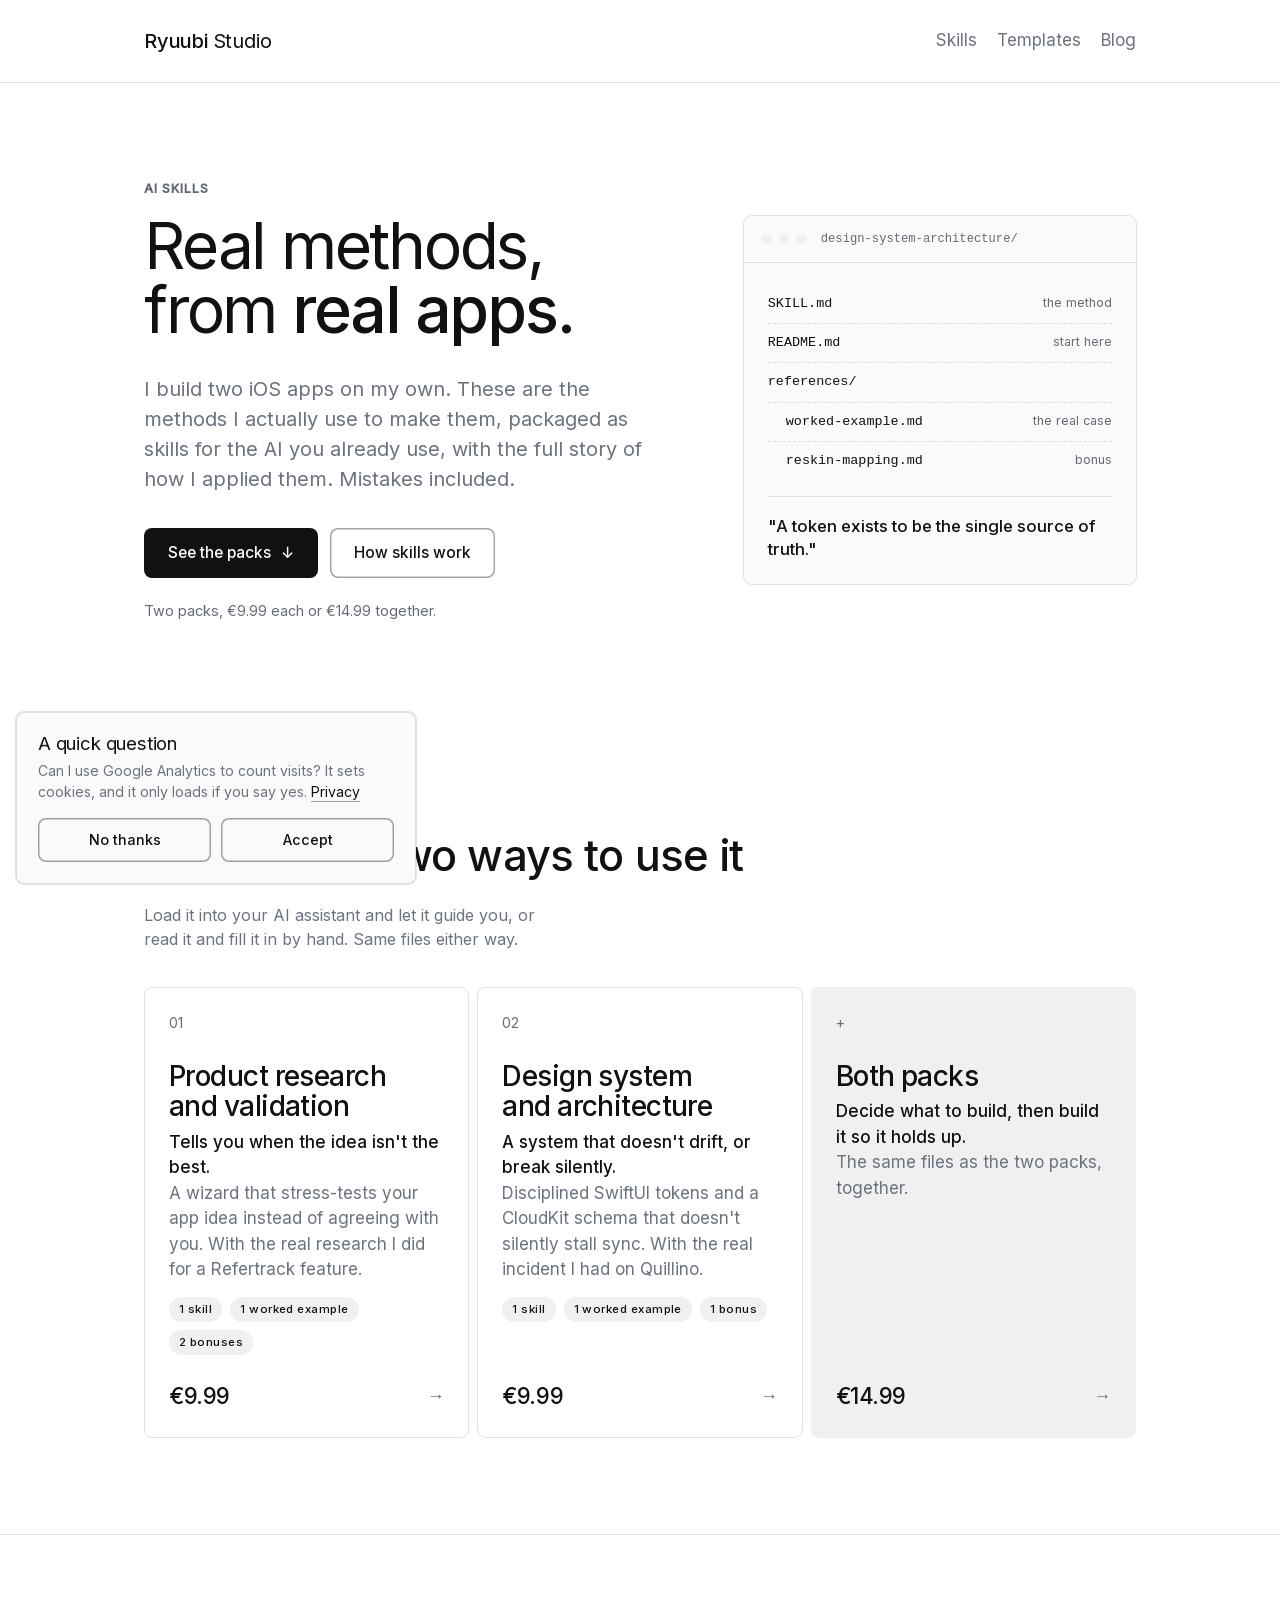
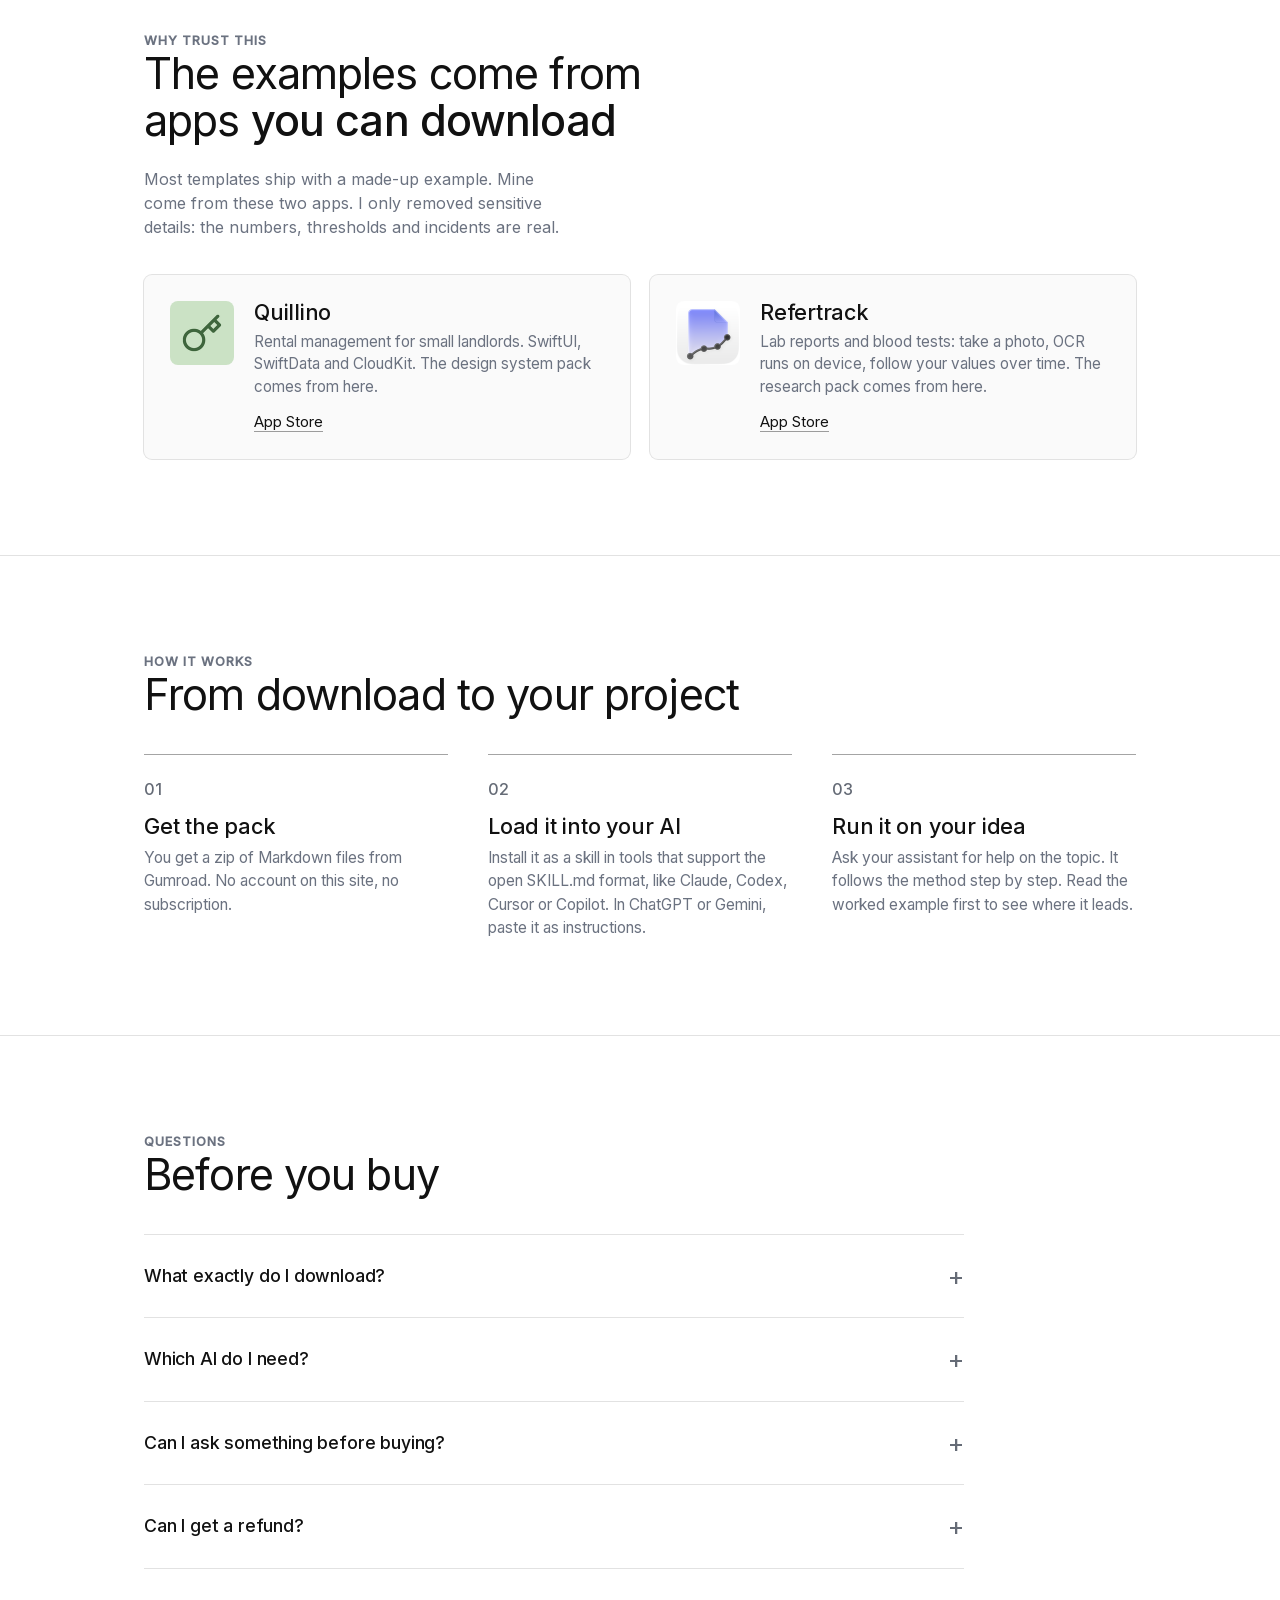
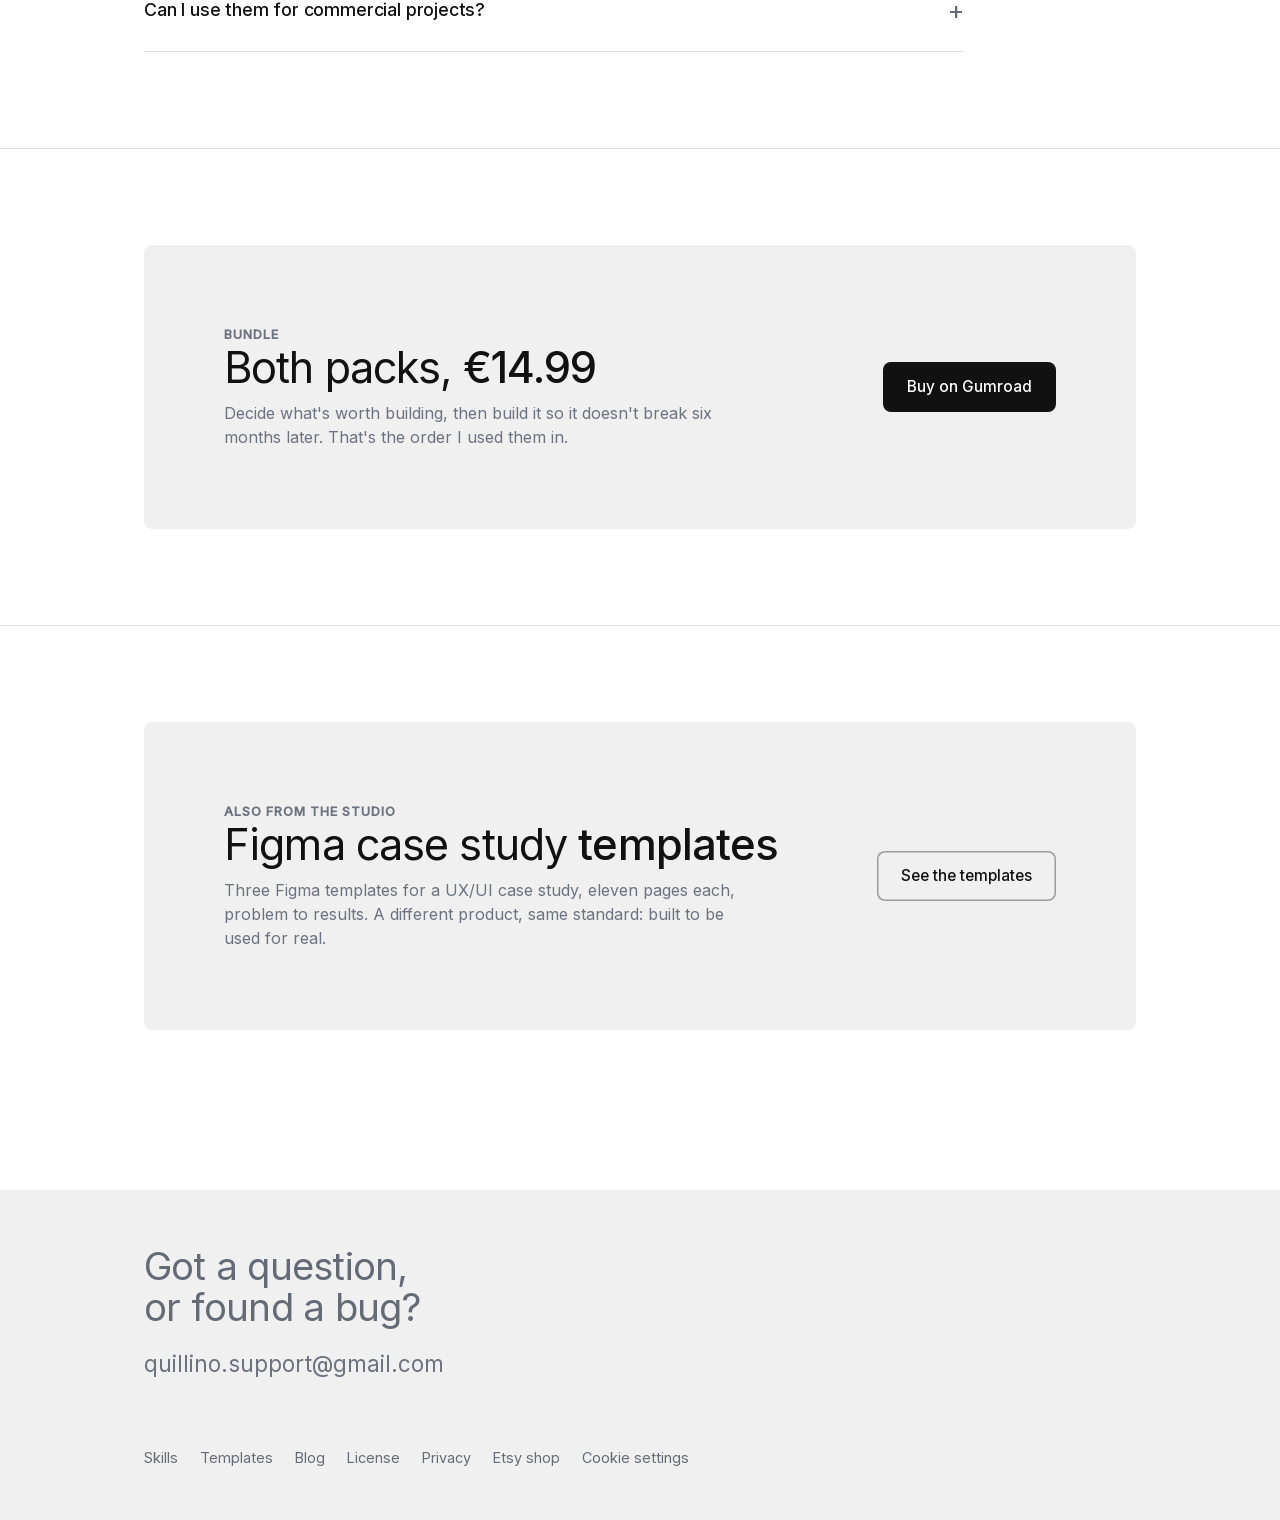
<file: index.html>
<!DOCTYPE html>
<html lang="en">
<head>
<meta charset="UTF-8">
<meta name="viewport" content="width=device-width, initial-scale=1.0, viewport-fit=cover">
<title>Ryuubi Studio | AI skills from real iOS apps</title>
<meta name="description" content="Methods you install as AI skills (Claude, ChatGPT, Gemini, Cursor, Copilot and more), with real worked examples taken from two published iOS apps, Quillino and Refertrack. Product research and validation, SwiftUI design system, CloudKit architecture.">
<link rel="canonical" href="https://matteolubinu.github.io/ryuubi-studio/">
<meta property="og:url" content="https://matteolubinu.github.io/ryuubi-studio/">
<meta name="color-scheme" content="light">
<meta name="theme-color" content="#ffffff">
<meta property="og:site_name" content="Ryuubi Studio">
<meta property="og:title" content="Ryuubi Studio">
<meta property="og:description" content="Methods you install as AI skills (Claude, ChatGPT, Gemini, Cursor, Copilot and more), with real worked examples taken from two published iOS apps, Quillino and Refertrack. Product research and validation, SwiftUI design system, CloudKit architecture.">
<meta property="og:type" content="website">
<meta property="og:image" content="https://matteolubinu.github.io/ryuubi-studio/assets/og-image.png">
<meta property="og:image:alt" content="Ryuubi Studio: real methods, from real apps.">
<meta name="twitter:card" content="summary_large_image">
<meta name="google-site-verification" content="tko4XSCFFi0CnRZKbEGQ4cmEZyuB2IogM9QYAfyuhWw">
<script>document.documentElement.classList.add("js");</script>
<link rel="icon" href="favicon.svg" type="image/svg+xml">
<link rel="icon" href="favicon-32.png" sizes="32x32" type="image/png">
<link rel="icon" href="favicon-16.png" sizes="16x16" type="image/png">
<link rel="apple-touch-icon" href="assets/apple-touch-icon.png">
<link rel="preload" href="fonts/inter-latin.woff2" as="font" type="font/woff2" crossorigin>
<link rel="stylesheet" href="style.css?v=1792339597">
<script src="site.js?v=1792339597" defer></script>
<script type="application/ld+json">{"@context": "https://schema.org", "@type": "WebSite", "name": "Ryuubi Studio", "url": "https://matteolubinu.github.io/ryuubi-studio/"}</script>
</head>
<body>
<a class="skip" href="#main">Skip to content</a>

<header class="site-header">
  <div class="wrap">
    <a class="wordmark" href="index.html" aria-label="Ryuubi Studio, home"><span>Ryuubi</span> <span>Studio</span></a>
    <nav class="nav" aria-label="Main">
      <a href="skills.html">Skills</a>
      <a href="templates.html">Templates</a>
      <a href="blog.html">Blog</a>
    </nav>
  </div>
</header>

<main id="main">
<section class="hero">
  <div class="wrap hero-grid">
    <div>
      <p class="eyebrow reveal">AI skills</p>
      <h1 class="reveal" data-d="1">Real methods,<br>from <em>real apps.</em></h1>
      <p class="lede reveal" data-d="2">I build two iOS apps on my own. These are the methods I actually use to make them, packaged as skills for the AI you already use, with the full story of how I applied them. Mistakes included.</p>
      <div class="ctas reveal" data-d="3">
        <a class="btn" href="#packs">See the packs <span class="arr" aria-hidden="true">&darr;</span></a>
        <a class="btn ghost" href="skills.html">How skills work</a>
      </div>
      <p class="hero-note reveal" data-d="4">Two packs, €9.99 each or €14.99 together.</p>
    </div>
    <div class="file-card reveal" data-d="2" aria-label="Example of what a pack contains">
      <div class="file-bar" aria-hidden="true"><i></i><i></i><i></i><span>design-system-architecture/</span></div>
      <div class="file-body">
        <ul class="tree">
          <li><span class="n">SKILL.md</span><span class="k">the method</span></li>
          <li><span class="n">README.md</span><span class="k">start here</span></li>
          <li><span class="n">references/</span><span class="k"></span></li>
          <li><span class="n indent">worked-example.md</span><span class="k">the real case</span></li>
          <li><span class="n indent">reskin-mapping.md</span><span class="k">bonus</span></li>
        </ul>
      </div>
      <p class="file-quote">"A token exists to be the single source of truth."</p>
    </div>
  </div>
</section>

<section class="section" id="packs">
  <div class="wrap">
    <div class="section-head reveal">
      <div>
        <p class="kicker">The packs</p>
        <h2>One AI skill, <em>two ways to use it</em></h2>
      </div>
      <p>Load it into your AI assistant and let it guide you, or read it and fill it in by hand. Same files either way.</p>
    </div>
    <ul class="packs">
      <li class="pack reveal">
        <a href="research-validation.html">
          <span class="num">01</span>
          <div>
            <h3>Product research and validation</h3>
            <p class="punch">Tells you when the idea isn't the best.</p>
            <p>A wizard that stress-tests your app idea instead of agreeing with you. With the real research I did for a Refertrack feature.</p>
            <div class="meta"><span class="chip">1 skill</span><span class="chip">1 worked example</span><span class="chip">2 bonuses</span></div>
          </div>
          <span class="price">€9.99 <span class="arr" aria-hidden="true">&rarr;</span></span>
        </a>
      </li>
      <li class="pack reveal" data-d="1">
        <a href="design-system-architecture.html">
          <span class="num">02</span>
          <div>
            <h3>Design system and architecture</h3>
            <p class="punch">A system that doesn't drift, or break silently.</p>
            <p>Disciplined SwiftUI tokens and a CloudKit schema that doesn't silently stall sync. With the real incident I had on Quillino.</p>
            <div class="meta"><span class="chip">1 skill</span><span class="chip">1 worked example</span><span class="chip">1 bonus</span></div>
          </div>
          <span class="price">€9.99 <span class="arr" aria-hidden="true">&rarr;</span></span>
        </a>
      </li>
      <li class="pack bundle reveal" data-d="2">
        <a href="#bundle">
          <span class="num">+</span>
          <div>
            <h3>Both packs</h3>
            <p class="punch">Decide what to build, then build it so it holds up.</p>
            <p>The same files as the two packs, together.</p>
          </div>
          <span class="price">€14.99 <span class="arr" aria-hidden="true">&rarr;</span></span>
        </a>
      </li>
    </ul>
  </div>
</section>

<section class="section">
  <div class="wrap">
    <div class="section-head reveal">
      <div>
        <p class="kicker">Why trust this</p>
        <h2>The examples come from apps <em>you can download</em></h2>
      </div>
      <p>Most templates ship with a made-up example. Mine come from these two apps. I only removed sensitive details: the numbers, thresholds and incidents are real.</p>
    </div>
    <div class="apps">
      <article class="app reveal">
        <img src="assets/quillino-icon.png" alt="" width="64" height="64" loading="lazy">
        <div>
          <h3>Quillino</h3>
          <p>Rental management for small landlords. SwiftUI, SwiftData and CloudKit. The design system pack comes from here.</p>
          <div class="links"><a class="link" href="https://apps.apple.com/it/app/quillino-gestione-affitti/id6774200347">App Store</a></div>
        </div>
      </article>
      <article class="app reveal" data-d="1">
        <img src="assets/refertrack-icon.png" alt="" width="64" height="64" loading="lazy">
        <div>
          <h3>Refertrack</h3>
          <p>Lab reports and blood tests: take a photo, OCR runs on device, follow your values over time. The research pack comes from here.</p>
          <div class="links"><a class="link" href="https://apps.apple.com/it/app/refertrack-referti-ed-esami/id6792460771">App Store</a></div>
        </div>
      </article>
    </div>
  </div>
</section>

<section class="section">
  <div class="wrap">
    <div class="section-head reveal">
      <div>
        <p class="kicker">How it works</p>
        <h2>From download to your project</h2>
      </div>
    </div>
    <ol class="steps">
      <li class="reveal"><h3>Get the pack</h3><p>You get a zip of Markdown files from Gumroad. No account on this site, no subscription.</p></li>
      <li class="reveal" data-d="1"><h3>Load it into your AI</h3><p>Install it as a skill in tools that support the open SKILL.md format, like Claude, Codex, Cursor or Copilot. In ChatGPT or Gemini, paste it as instructions.</p></li>
      <li class="reveal" data-d="2"><h3>Run it on your idea</h3><p>Ask your assistant for help on the topic. It follows the method step by step. Read the worked example first to see where it leads.</p></li>
    </ol>
  </div>
</section>

<section class="section">
  <div class="wrap">
    <div class="section-head reveal"><div><p class="kicker">Questions</p><h2>Before you buy</h2></div></div>
    <div class="faq reveal">
      <details><summary>What exactly do I download?</summary><p>A zip with a folder in the open Agent Skills format: <code>SKILL.md</code>, a worked example and templates in <code>references/</code>, a README with step-by-step installation and a license file. All in English, plain Markdown, yours to keep.</p></details>
      <details><summary>Which AI do I need?</summary><p>Any assistant that handles long instructions. Tools that support the open SKILL.md format (Claude, OpenAI Codex, Cursor, GitHub Copilot, Gemini CLI and others) load it as a real skill. In ChatGPT or Gemini you paste it into a custom GPT, a Project or a Gem. Without any AI, the files still work as step-by-step guides.</p></details>
      <details><summary>Can I ask something before buying?</summary><p>Of course. Write to me at <a class="link" href="mailto:quillino.support@gmail.com?subject=Ryuubi%20Studio">quillino.support@gmail.com</a> and I'll answer myself.</p></details>
      <details><summary>Can I get a refund?</summary><p>No. The packs are digital products you download instantly, so there are no refunds. If a file is missing, broken or doesn't match the description, write to <a class="link" href="mailto:quillino.support@gmail.com?subject=Ryuubi%20Studio">quillino.support@gmail.com</a> and it will be fixed.</p></details>
      <details><summary>Can I use them for commercial projects?</summary><p>Yes, for your own projects, commercial ones included. You can't resell or redistribute the files. <a class="link" href="license.html">Read the license</a>.</p></details>
    </div>
  </div>
</section>

<section class="section" id="bundle">
  <div class="wrap">
    <div class="closing reveal">
      <div>
        <p class="kicker">Bundle</p>
        <h2>Both packs, <em>€14.99</em></h2>
        <p>Decide what's worth building, then build it so it doesn't break six months later. That's the order I used them in.</p>
      </div>
      <a class="btn" href="https://ryuubistudio.gumroad.com/l/both-packs" data-gumroad="bundle"><span data-label>Buy on Gumroad</span></a>
    </div>
  </div>
</section>

<section class="section">
  <div class="wrap">
    <div class="closing reveal">
      <div>
        <p class="kicker">Also from the studio</p>
        <h2>Figma case study <em>templates</em></h2>
        <p>Three Figma templates for a UX/UI case study, eleven pages each, problem to results. A different product, same standard: built to be used for real.</p>
      </div>
      <a class="btn ghost" href="templates.html">See the templates</a>
    </div>
  </div>
</section>
</main>

<footer class="site-footer">
  <div class="wrap">
    <div class="footer-statement">
      <h2>Got a question, <br>or found a bug?</h2>
      <a class="footer-email" href="mailto:quillino.support@gmail.com?subject=Ryuubi%20Studio">quillino.support@gmail.com</a>
    </div>
    <nav aria-label="Footer">
      <a href="skills.html">Skills</a>
      <a href="templates.html">Templates</a>
      <a href="blog.html">Blog</a>
      <a href="license.html">License</a>
      <a href="privacy.html">Privacy</a>
      <a href="https://www.etsy.com/shop/RyuubiStudio">Etsy shop</a>
      <button class="linklike" type="button" data-cookie-settings hidden>Cookie settings</button>
    </nav>
  </div>
</footer>

<div class="consent" data-consent role="dialog" aria-labelledby="consent-title" hidden>
  <h2 id="consent-title">A quick question</h2>
  <p>Can I use Google Analytics to count visits? It sets cookies, and it only loads if you say yes. <a class="link" href="privacy.html">Privacy</a></p>
  <div class="row">
    <button class="btn ghost" type="button" data-reject>No thanks</button>
    <button class="btn ghost" type="button" data-accept>Accept</button>
  </div>
</div>
</body>
</html>
</file>
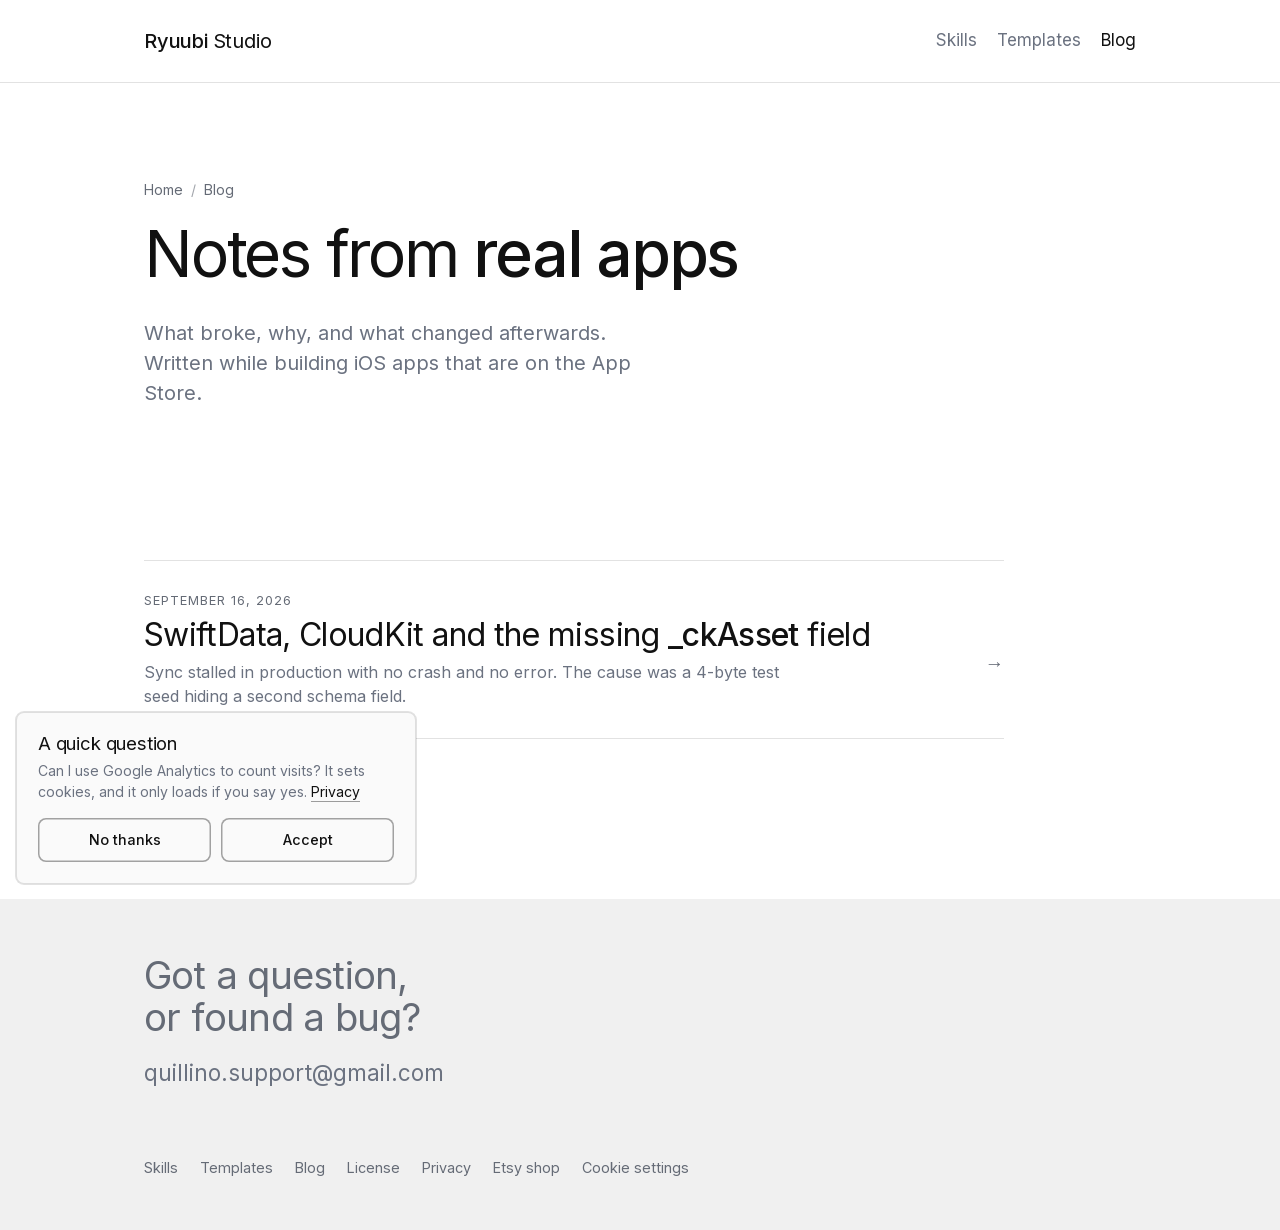
<file: blog.html>
<!DOCTYPE html>
<html lang="en">
<head>
<meta charset="UTF-8">
<meta name="viewport" content="width=device-width, initial-scale=1.0, viewport-fit=cover">
<title>Blog | Ryuubi Studio</title>
<meta name="description" content="Notes from building real iOS apps: SwiftUI, SwiftData, CloudKit and the traps you only find in production.">
<link rel="canonical" href="https://matteolubinu.github.io/ryuubi-studio/blog.html">
<meta property="og:url" content="https://matteolubinu.github.io/ryuubi-studio/blog.html">
<meta name="color-scheme" content="light">
<meta name="theme-color" content="#ffffff">
<meta property="og:site_name" content="Ryuubi Studio">
<meta property="og:title" content="Blog">
<meta property="og:description" content="Notes from building real iOS apps: SwiftUI, SwiftData, CloudKit and the traps you only find in production.">
<meta property="og:type" content="website">
<meta property="og:image" content="https://matteolubinu.github.io/ryuubi-studio/assets/og-image.png">
<meta property="og:image:alt" content="Ryuubi Studio: real methods, from real apps.">
<meta name="twitter:card" content="summary_large_image">
<script>document.documentElement.classList.add("js");</script>
<link rel="icon" href="favicon.svg" type="image/svg+xml">
<link rel="icon" href="favicon-32.png" sizes="32x32" type="image/png">
<link rel="icon" href="favicon-16.png" sizes="16x16" type="image/png">
<link rel="apple-touch-icon" href="assets/apple-touch-icon.png">
<link rel="preload" href="fonts/inter-latin.woff2" as="font" type="font/woff2" crossorigin>
<link rel="stylesheet" href="style.css?v=1792339597">
<script src="site.js?v=1792339597" defer></script>
</head>
<body>
<a class="skip" href="#main">Skip to content</a>

<header class="site-header">
  <div class="wrap">
    <a class="wordmark" href="index.html" aria-label="Ryuubi Studio, home"><span>Ryuubi</span> <span>Studio</span></a>
    <nav class="nav" aria-label="Main">
      <a href="skills.html">Skills</a>
      <a href="templates.html">Templates</a>
      <a href="blog.html" aria-current="page">Blog</a>
    </nav>
  </div>
</header>

<main id="main">
<section class="page-hero">
  <div class="wrap">
    <nav class="crumbs reveal" aria-label="Breadcrumb"><a href="index.html">Home</a><span aria-hidden="true">/</span>Blog</nav>
    <h1 class="reveal" data-d="1">Notes from <em>real apps</em></h1>
    <p class="lede reveal" data-d="2">What broke, why, and what changed afterwards. Written while building iOS apps that are on the App Store.</p>
  </div>
</section>

<section class="section">
  <div class="wrap">
    <ul class="post-list">
      <li class="reveal">
        <a href="swiftdata-cloudkit-externalstorage-ckasset.html">
          <time datetime="2026-09-16">September 16, 2026</time>
          <h2>SwiftData, CloudKit and the missing <em>_ckAsset</em> field</h2>
          <p>Sync stalled in production with no crash and no error. The cause was a 4-byte test seed hiding a second schema field.</p>
          <span class="arr" aria-hidden="true">&rarr;</span>
        </a>
      </li>
    </ul>
  </div>
</section>
</main>

<footer class="site-footer">
  <div class="wrap">
    <div class="footer-statement">
      <h2>Got a question, <br>or found a bug?</h2>
      <a class="footer-email" href="mailto:quillino.support@gmail.com?subject=Ryuubi%20Studio">quillino.support@gmail.com</a>
    </div>
    <nav aria-label="Footer">
      <a href="skills.html">Skills</a>
      <a href="templates.html">Templates</a>
      <a href="blog.html">Blog</a>
      <a href="license.html">License</a>
      <a href="privacy.html">Privacy</a>
      <a href="https://www.etsy.com/shop/RyuubiStudio">Etsy shop</a>
      <button class="linklike" type="button" data-cookie-settings hidden>Cookie settings</button>
    </nav>
  </div>
</footer>

<div class="consent" data-consent role="dialog" aria-labelledby="consent-title" hidden>
  <h2 id="consent-title">A quick question</h2>
  <p>Can I use Google Analytics to count visits? It sets cookies, and it only loads if you say yes. <a class="link" href="privacy.html">Privacy</a></p>
  <div class="row">
    <button class="btn ghost" type="button" data-reject>No thanks</button>
    <button class="btn ghost" type="button" data-accept>Accept</button>
  </div>
</div>
</body>
</html>
</file>
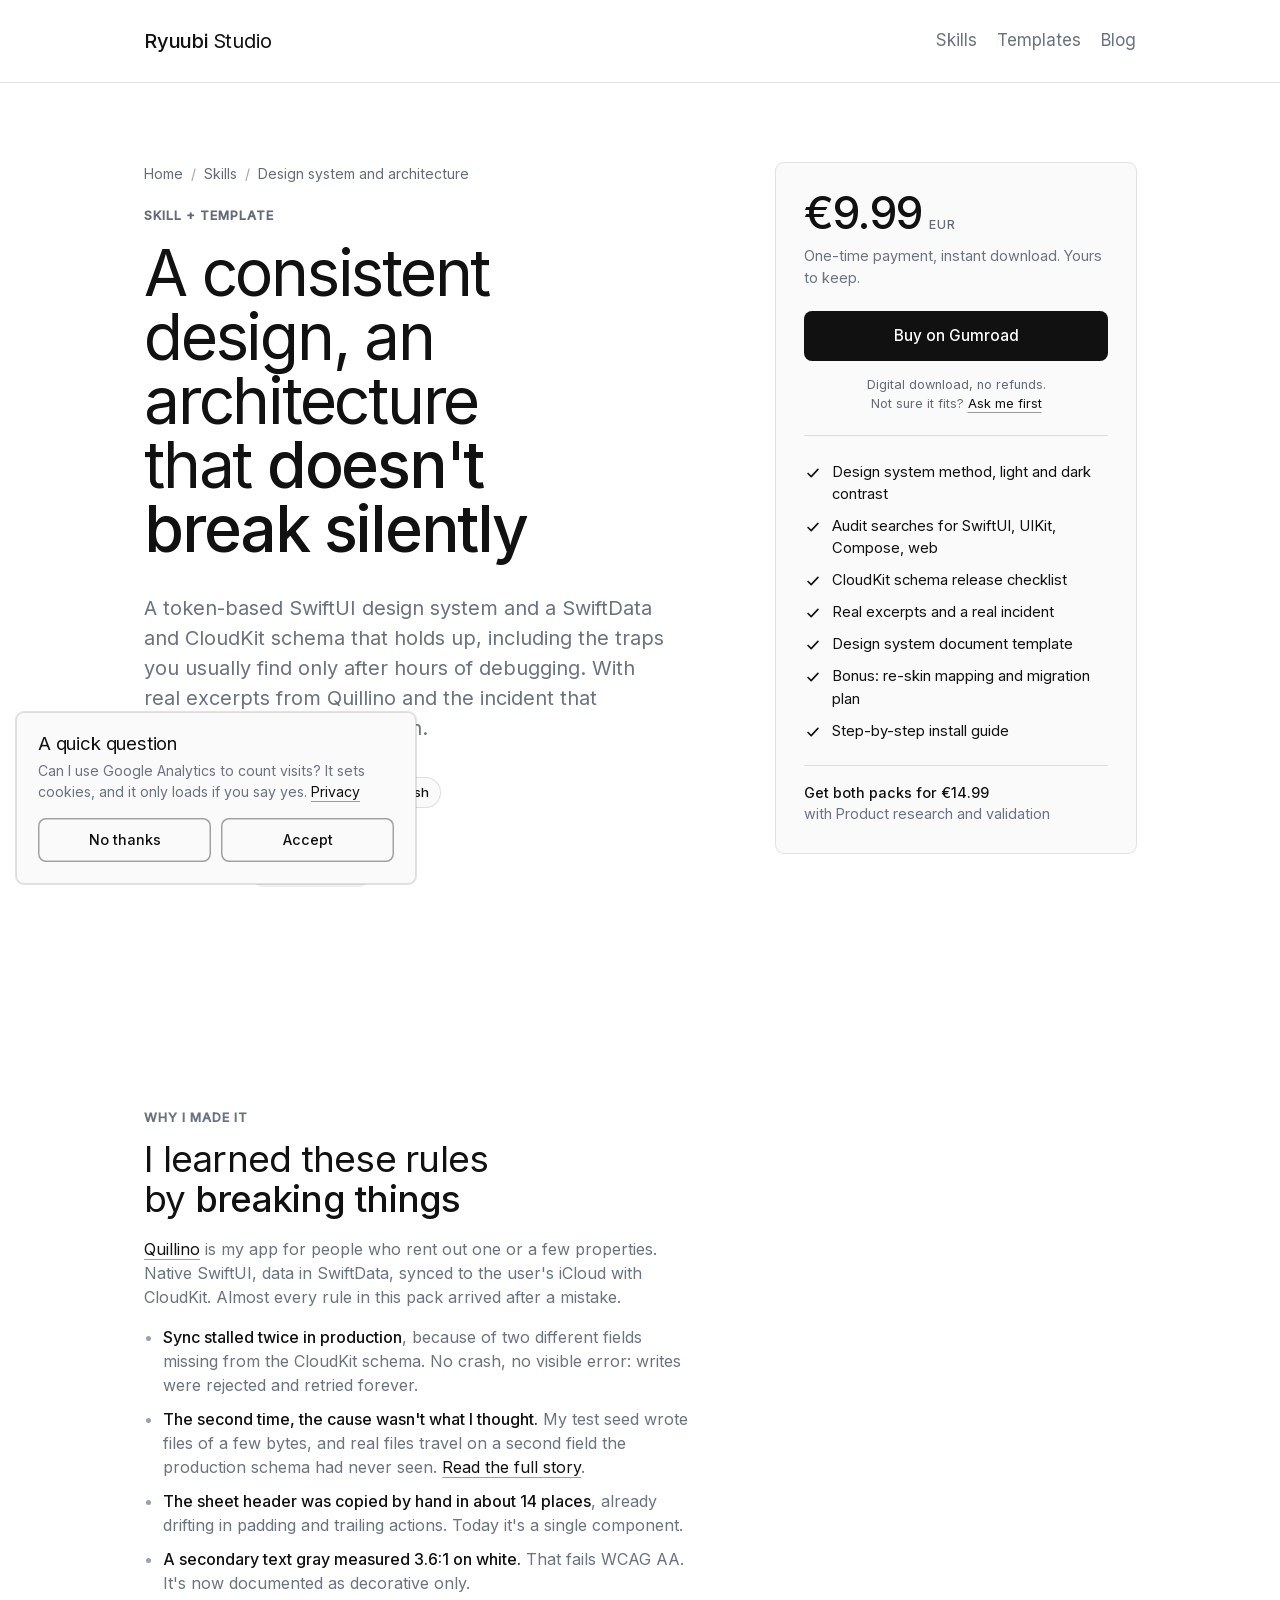
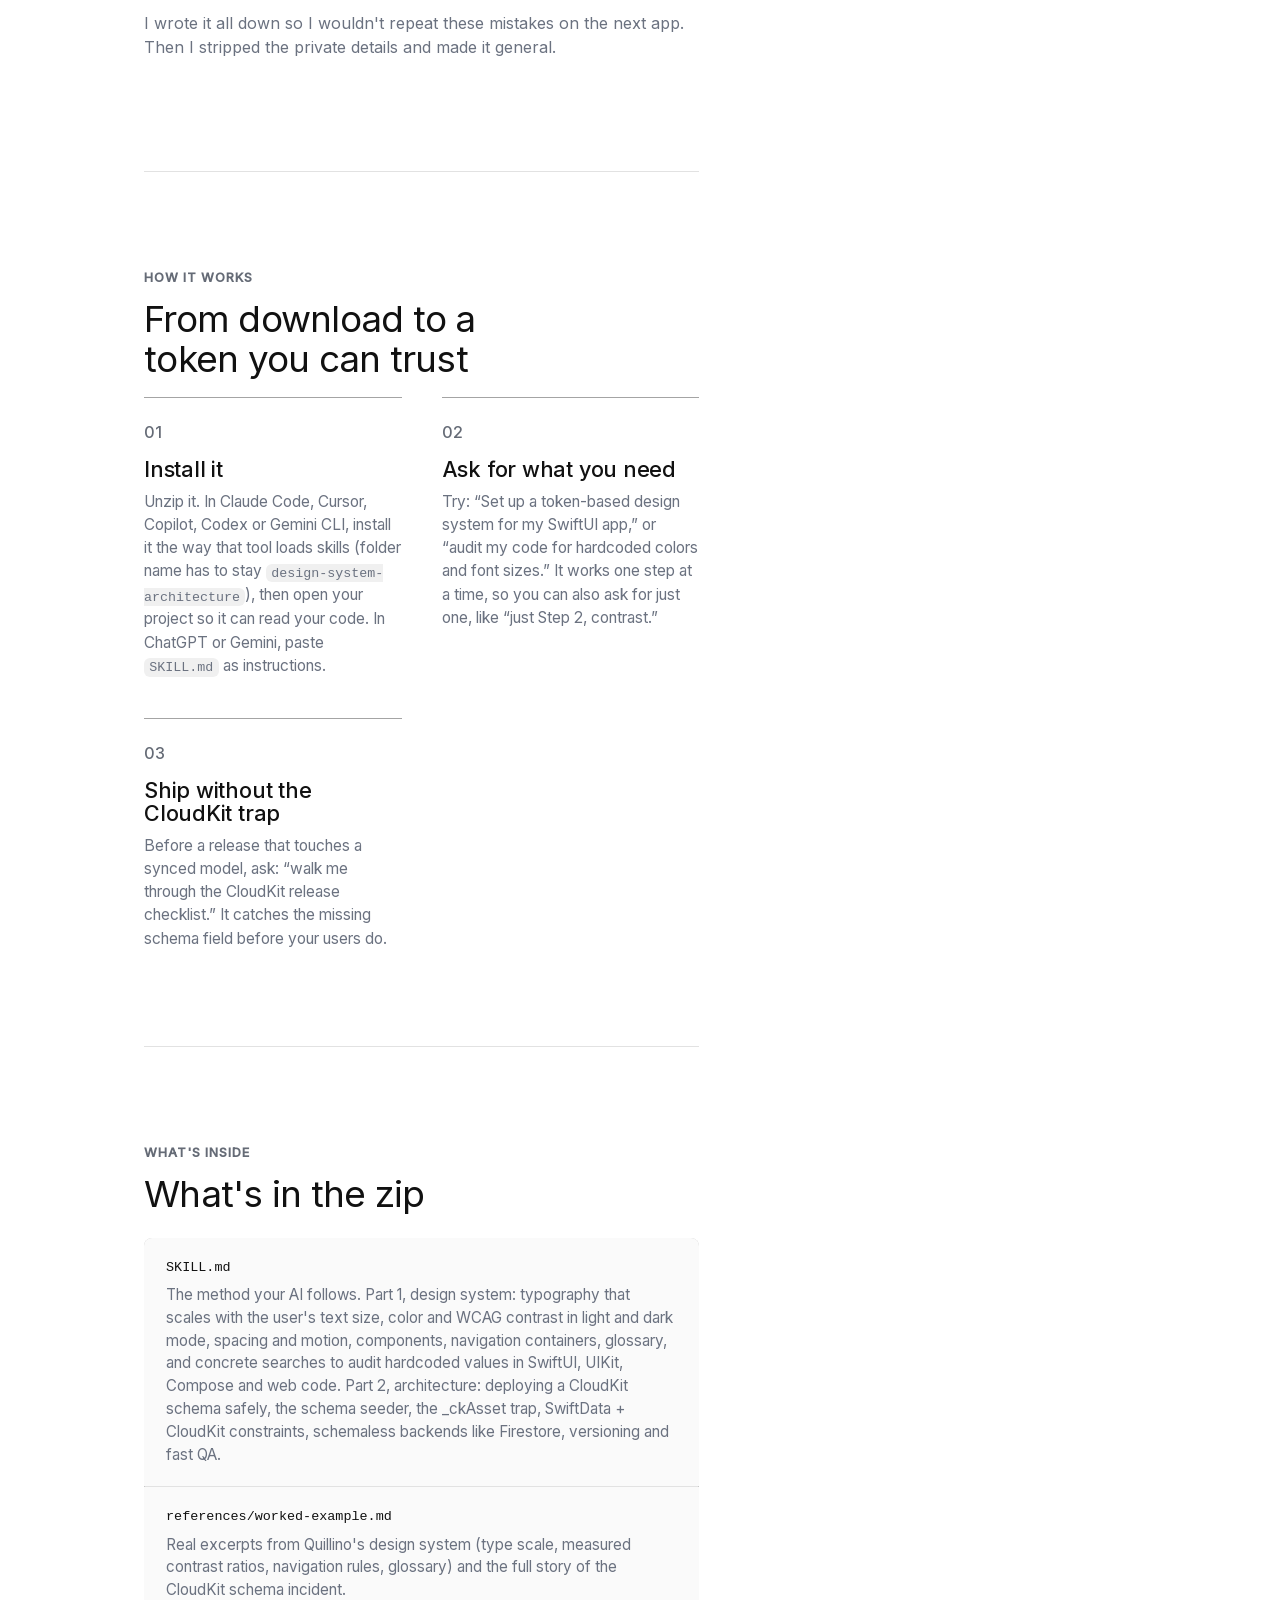
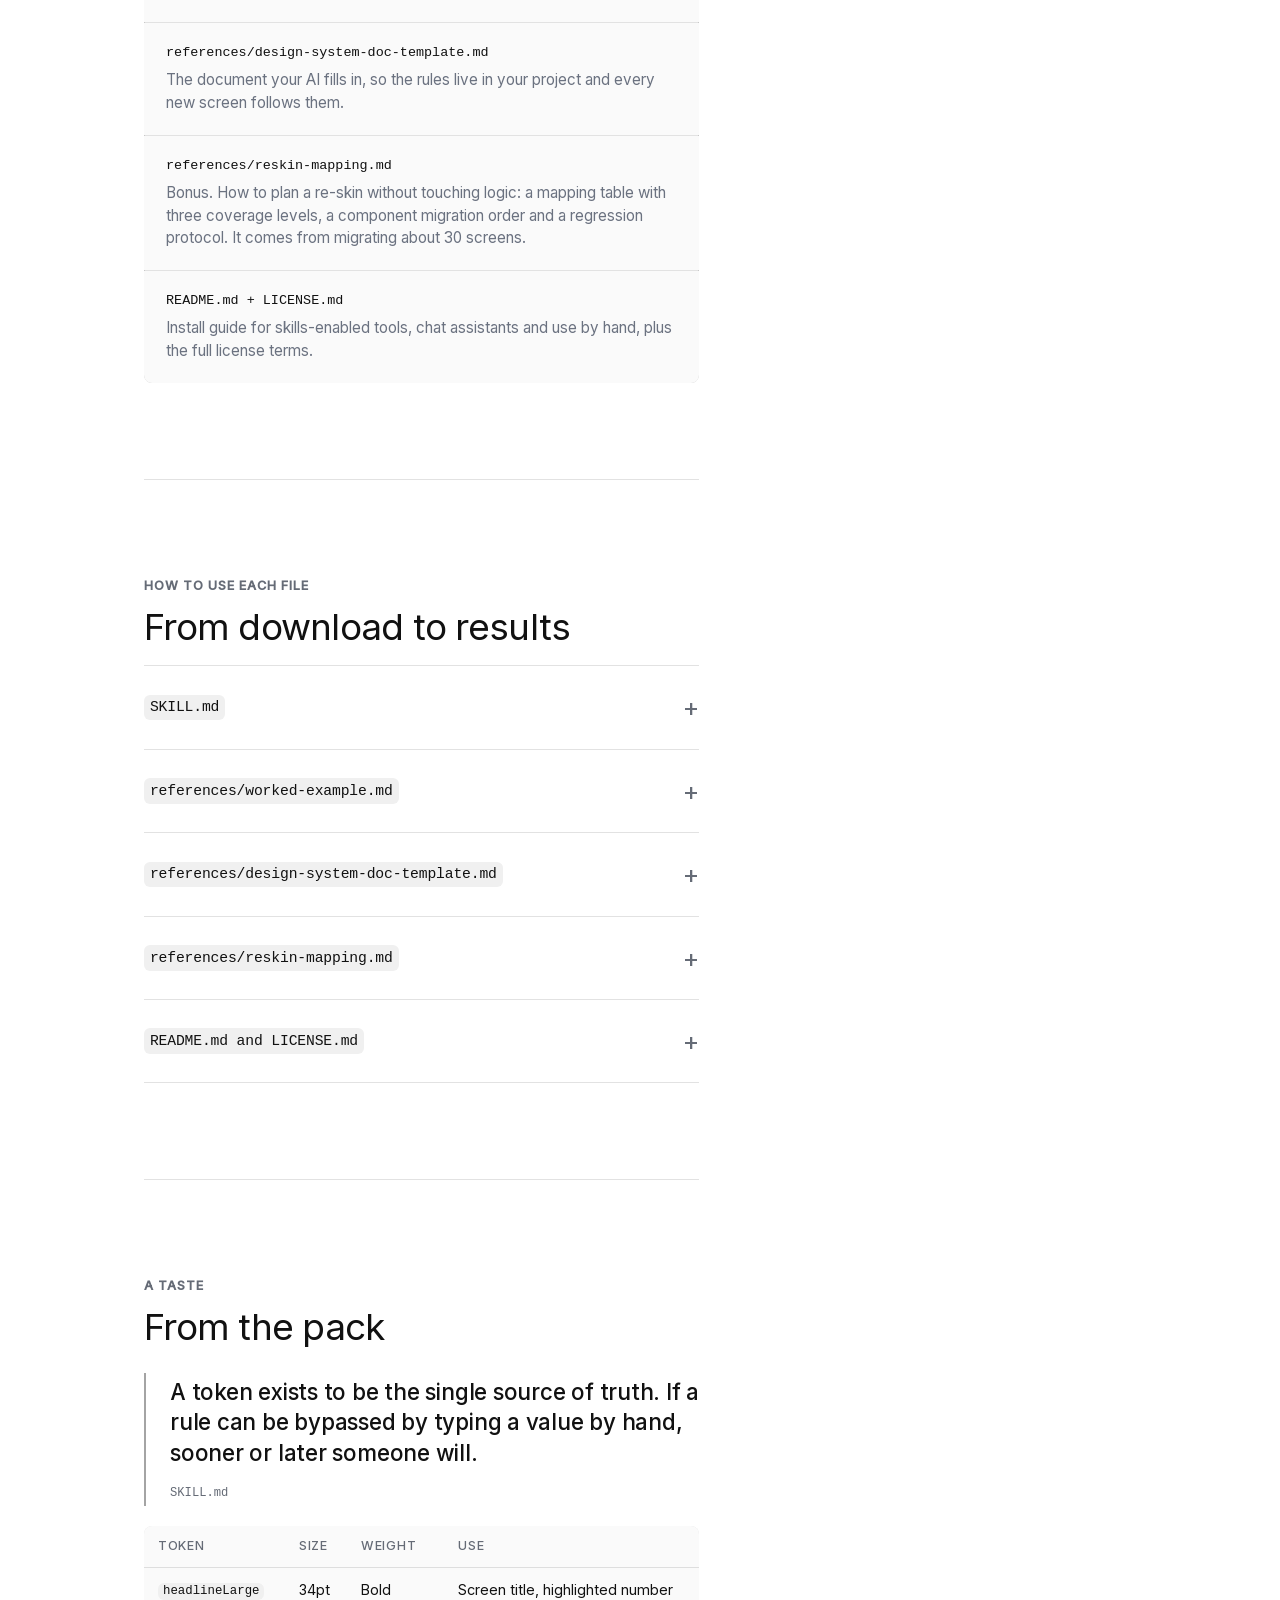
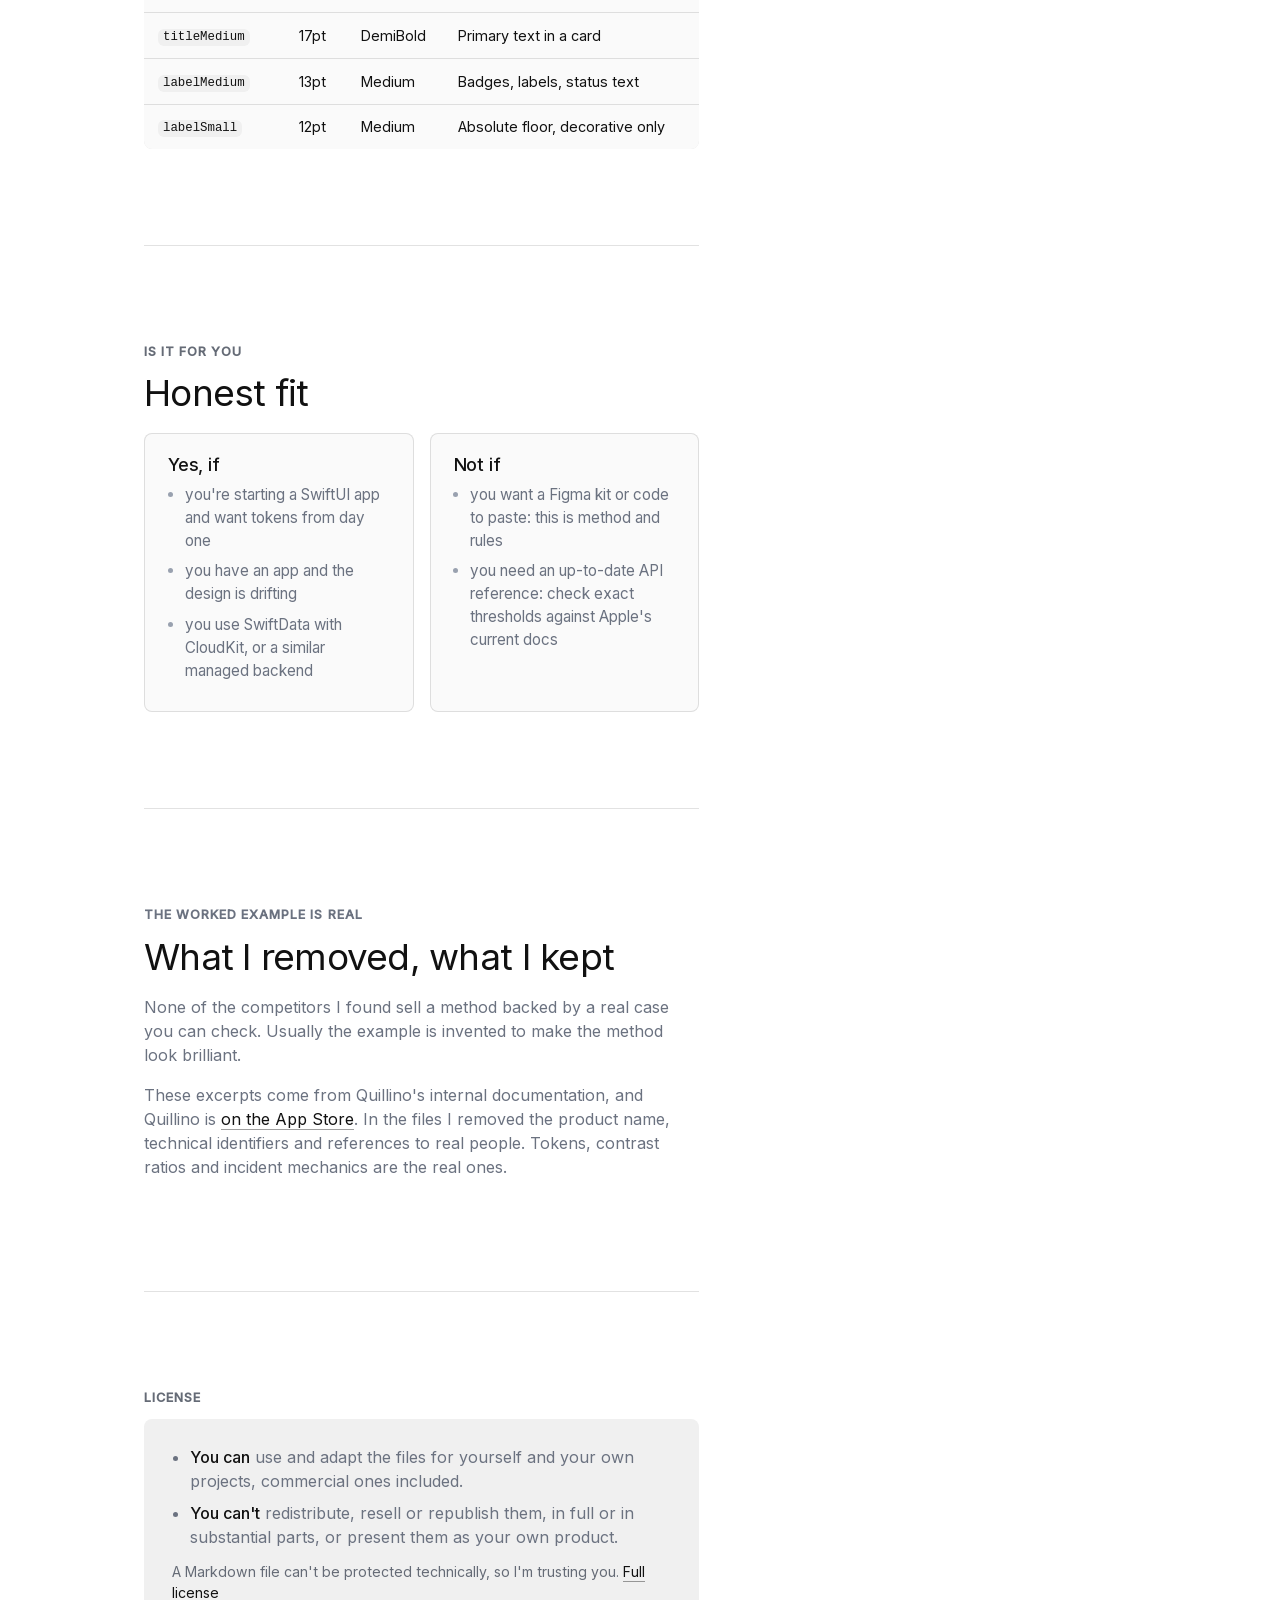
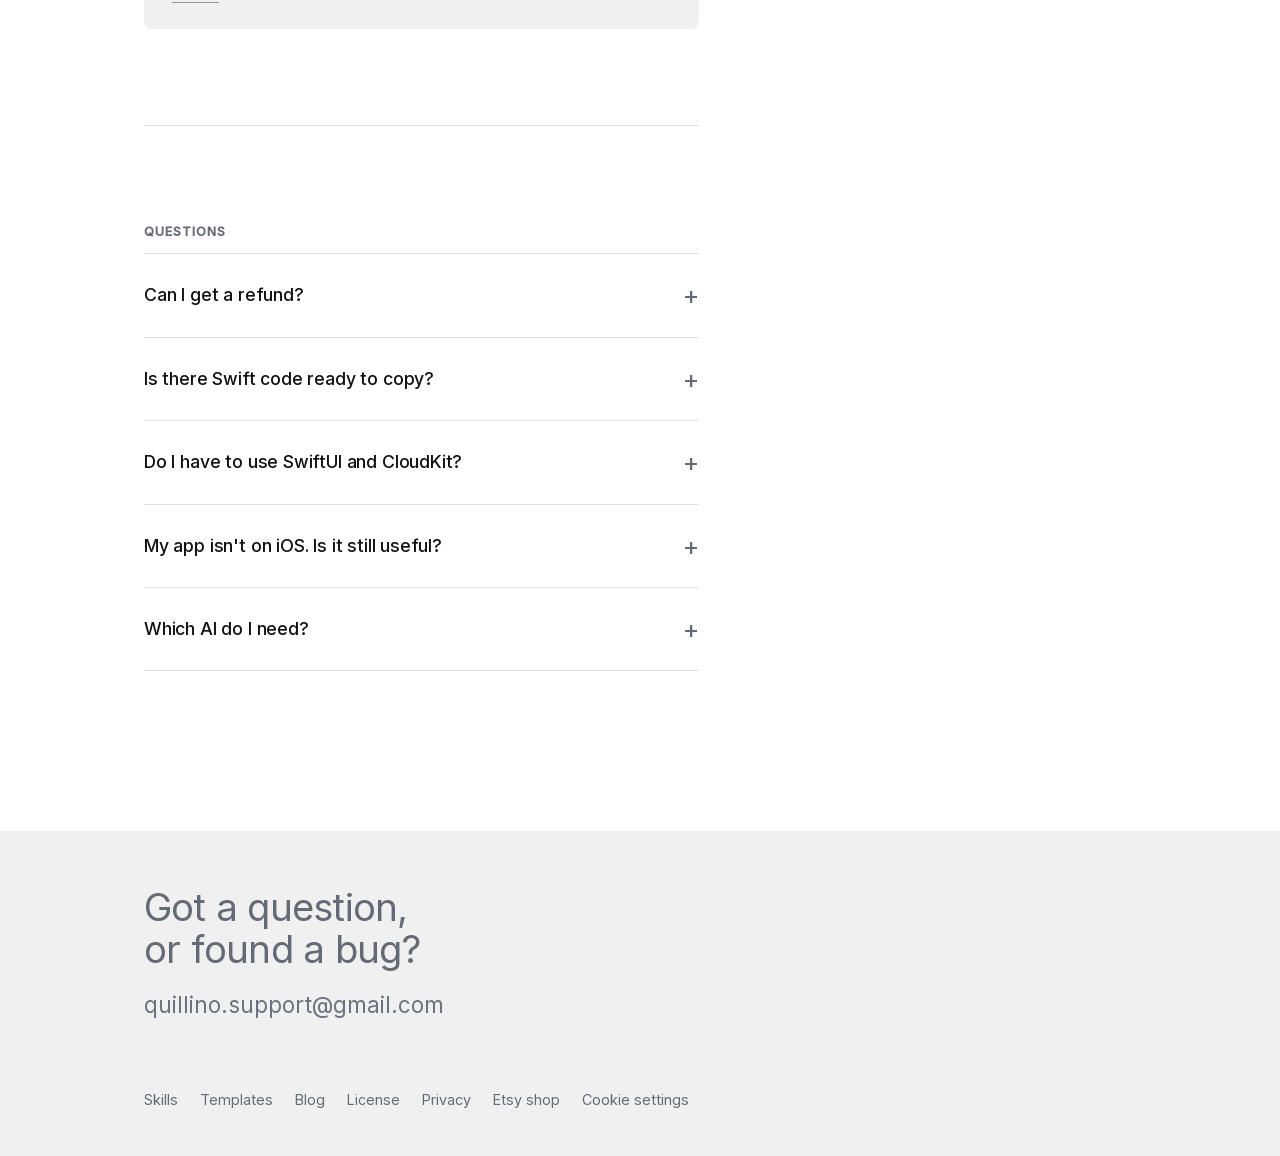
<file: design-system-architecture.html>
<!DOCTYPE html>
<html lang="en">
<head>
<meta charset="UTF-8">
<meta name="viewport" content="width=device-width, initial-scale=1.0, viewport-fit=cover">
<title>SwiftUI Design System and CloudKit Architecture | Ryuubi Studio</title>
<meta name="description" content="An AI skill and template for a token-based SwiftUI design system and a SwiftData and CloudKit schema that doesn't stall sync in production. With real excerpts from Quillino, a published iOS app.">
<link rel="canonical" href="https://matteolubinu.github.io/ryuubi-studio/design-system-architecture.html">
<meta property="og:url" content="https://matteolubinu.github.io/ryuubi-studio/design-system-architecture.html">
<meta name="color-scheme" content="light">
<meta name="theme-color" content="#ffffff">
<meta property="og:site_name" content="Ryuubi Studio">
<meta property="og:title" content="SwiftUI Design System and CloudKit Architecture">
<meta property="og:description" content="An AI skill and template for a token-based SwiftUI design system and a SwiftData and CloudKit schema that doesn't stall sync in production. With real excerpts from Quillino, a published iOS app.">
<meta property="og:type" content="product">
<meta property="og:image" content="https://matteolubinu.github.io/ryuubi-studio/assets/og-image.png">
<meta property="og:image:alt" content="Ryuubi Studio: real methods, from real apps.">
<meta name="twitter:card" content="summary_large_image">
<script>document.documentElement.classList.add("js");</script>
<link rel="icon" href="favicon.svg" type="image/svg+xml">
<link rel="icon" href="favicon-32.png" sizes="32x32" type="image/png">
<link rel="icon" href="favicon-16.png" sizes="16x16" type="image/png">
<link rel="apple-touch-icon" href="assets/apple-touch-icon.png">
<link rel="preload" href="fonts/inter-latin.woff2" as="font" type="font/woff2" crossorigin>
<link rel="stylesheet" href="style.css?v=1792339597">
<script src="site.js?v=1792339597" defer></script>
<script type="application/ld+json">{"@context": "https://schema.org", "@type": "Product", "name": "Design system and architecture", "description": "An AI skill and template for a token-based SwiftUI design system and a SwiftData and CloudKit schema that doesn't stall sync in production. With real excerpts from Quillino, a published iOS app.", "brand": {"@type": "Brand", "name": "Ryuubi Studio"}, "image": "https://matteolubinu.github.io/ryuubi-studio/assets/og-image.png", "offers": {"@type": "Offer", "price": "9.99", "priceCurrency": "EUR", "availability": "https://schema.org/InStock", "itemCondition": "https://schema.org/NewCondition", "url": "https://matteolubinu.github.io/ryuubi-studio/design-system-architecture.html", "shippingDetails": {"@type": "OfferShippingDetails", "shippingRate": {"@type": "MonetaryAmount", "value": "0", "currency": "EUR"}, "shippingDestination": {"@type": "DefinedRegion", "addressCountry": ["IT", "DE", "FR", "ES", "NL", "BE", "AT", "IE", "PT", "SE", "DK", "FI", "PL", "CH", "GB", "US", "CA", "AU"]}, "deliveryTime": {"@type": "ShippingDeliveryTime", "handlingTime": {"@type": "QuantitativeValue", "minValue": 0, "maxValue": 0, "unitCode": "DAY"}, "transitTime": {"@type": "QuantitativeValue", "minValue": 0, "maxValue": 0, "unitCode": "DAY"}}}, "hasMerchantReturnPolicy": {"@type": "MerchantReturnPolicy", "applicableCountry": ["IT", "DE", "FR", "ES", "NL", "BE", "AT", "IE", "PT", "SE", "DK", "FI", "PL", "CH", "GB", "US", "CA", "AU"], "returnPolicyCategory": "https://schema.org/MerchantReturnNotPermitted"}}}</script>
</head>
<body>
<a class="skip" href="#main">Skip to content</a>

<header class="site-header">
  <div class="wrap">
    <a class="wordmark" href="index.html" aria-label="Ryuubi Studio, home"><span>Ryuubi</span> <span>Studio</span></a>
    <nav class="nav" aria-label="Main">
      <a href="skills.html">Skills</a>
      <a href="templates.html">Templates</a>
      <a href="blog.html">Blog</a>
    </nav>
  </div>
</header>

<main id="main">
<div class="product-top">
  <div class="wrap product-grid">

    <header class="product-intro">
      <nav class="crumbs reveal" aria-label="Breadcrumb"><a href="index.html">Home</a><span aria-hidden="true">/</span><a href="skills.html">Skills</a><span aria-hidden="true">/</span>Design system and architecture</nav>
      <p class="eyebrow reveal">Skill + template</p>
      <h1 class="reveal" data-d="1">A consistent design, an architecture that <em>doesn't break silently</em></h1>
      <p class="lede reveal" data-d="2">A token-based SwiftUI design system and a SwiftData and CloudKit schema that holds up, including the traps you usually find only after hours of debugging. With real excerpts from Quillino and the incident that stalled my sync in production.</p>
      <ul class="facts reveal" data-d="3">
        <li><strong>Agent Skills</strong> format</li>
        <li><strong>6</strong> files, all in <strong>English</strong></li>
        <li>Deep on <strong>SwiftUI, SwiftData, CloudKit</strong></li>
      </ul>
      <div class="works reveal" data-d="3">
        <span class="works-label">Works with</span>
        <span class="chip">Any AI assistant</span>
      </div>
    </header>

    <aside class="product-aside" aria-label="Buy">
      <div class="buy-card reveal" data-d="2">
        <div class="price">€9.99 <small>EUR</small></div>
        <p class="sub">One-time payment, instant download. Yours to keep.</p>
        <a class="btn wide" href="https://ryuubistudio.gumroad.com/l/design-system-architecture" data-gumroad="design-system"><span data-label>Buy on Gumroad</span></a>
        <p class="note">Digital download, no refunds.<br>Not sure it fits? <a class="link" href="mailto:quillino.support@gmail.com?subject=Ryuubi%20Studio">Ask me first</a></p>
        <p class="note" data-ppp hidden>Prices adjust to your country at checkout.</p>
        <ul>
          <li><svg viewBox="0 0 20 20" fill="none" stroke="currentColor" stroke-width="1.8" stroke-linecap="round" stroke-linejoin="round" aria-hidden="true"><path d="m4.5 10.5 3.5 3.5 7.5-8"/></svg> Design system method, light and dark contrast</li>
          <li><svg viewBox="0 0 20 20" fill="none" stroke="currentColor" stroke-width="1.8" stroke-linecap="round" stroke-linejoin="round" aria-hidden="true"><path d="m4.5 10.5 3.5 3.5 7.5-8"/></svg> Audit searches for SwiftUI, UIKit, Compose, web</li>
          <li><svg viewBox="0 0 20 20" fill="none" stroke="currentColor" stroke-width="1.8" stroke-linecap="round" stroke-linejoin="round" aria-hidden="true"><path d="m4.5 10.5 3.5 3.5 7.5-8"/></svg> CloudKit schema release checklist</li>
          <li><svg viewBox="0 0 20 20" fill="none" stroke="currentColor" stroke-width="1.8" stroke-linecap="round" stroke-linejoin="round" aria-hidden="true"><path d="m4.5 10.5 3.5 3.5 7.5-8"/></svg> Real excerpts and a real incident</li>
          <li><svg viewBox="0 0 20 20" fill="none" stroke="currentColor" stroke-width="1.8" stroke-linecap="round" stroke-linejoin="round" aria-hidden="true"><path d="m4.5 10.5 3.5 3.5 7.5-8"/></svg> Design system document template</li>
          <li><svg viewBox="0 0 20 20" fill="none" stroke="currentColor" stroke-width="1.8" stroke-linecap="round" stroke-linejoin="round" aria-hidden="true"><path d="m4.5 10.5 3.5 3.5 7.5-8"/></svg> Bonus: re-skin mapping and migration plan</li>
          <li><svg viewBox="0 0 20 20" fill="none" stroke="currentColor" stroke-width="1.8" stroke-linecap="round" stroke-linejoin="round" aria-hidden="true"><path d="m4.5 10.5 3.5 3.5 7.5-8"/></svg> Step-by-step install guide</li>
        </ul>
        <a class="bundle-link" href="index.html#bundle"><strong>Get both packs for <span data-bundle-price>€14.99</span></strong><br>with Product research and validation</a>
      </div>
    </aside>

    <div class="product-body">

      <section class="block">
        <div class="prose reveal">
          <p class="kicker">Why I made it</p>
          <h2>I learned these rules by <em>breaking things</em></h2>
          <p><a href="https://apps.apple.com/it/app/quillino-gestione-affitti/id6774200347">Quillino</a> is my app for people who rent out one or a few properties. Native SwiftUI, data in SwiftData, synced to the user's iCloud with CloudKit. Almost every rule in this pack arrived after a mistake.</p>
          <ul>
            <li><strong>Sync stalled twice in production</strong>, because of two different fields missing from the CloudKit schema. No crash, no visible error: writes were rejected and retried forever.</li>
            <li><strong>The second time, the cause wasn't what I thought.</strong> My test seed wrote files of a few bytes, and real files travel on a second field the production schema had never seen. <a href="swiftdata-cloudkit-externalstorage-ckasset.html">Read the full story</a>.</li>
            <li><strong>The sheet header was copied by hand in about 14 places</strong>, already drifting in padding and trailing actions. Today it's a single component.</li>
            <li><strong>A secondary text gray measured 3.6:1 on white.</strong> That fails WCAG AA. It's now documented as decorative only.</li>
          </ul>
          <p>I wrote it all down so I wouldn't repeat these mistakes on the next app. Then I stripped the private details and made it general.</p>
        </div>
      </section>

      <section class="block">
        <div class="reveal">
          <p class="kicker">How it works</p>
          <h2>From download to a token you can trust</h2>
        </div>
        <ol class="steps">
          <li class="reveal"><h3>Install it</h3><p>Unzip it. In Claude Code, Cursor, Copilot, Codex or Gemini CLI, install it the way that tool loads skills (folder name has to stay <code>design-system-architecture</code>), then open your project so it can read your code. In ChatGPT or Gemini, paste <code>SKILL.md</code> as instructions.</p></li>
          <li class="reveal" data-d="1"><h3>Ask for what you need</h3><p>Try: &ldquo;Set up a token-based design system for my SwiftUI app,&rdquo; or &ldquo;audit my code for hardcoded colors and font sizes.&rdquo; It works one step at a time, so you can also ask for just one, like &ldquo;just Step 2, contrast.&rdquo;</p></li>
          <li class="reveal" data-d="2"><h3>Ship without the CloudKit trap</h3><p>Before a release that touches a synced model, ask: &ldquo;walk me through the CloudKit release checklist.&rdquo; It catches the missing schema field before your users do.</p></li>
        </ol>
      </section>

      <section class="block">
        <div class="reveal">
          <p class="kicker">What's inside</p>
          <h2>What's in the zip</h2>
          <ul class="files">
            <li><span class="fname">SKILL.md</span><p>The method your AI follows. Part 1, design system: typography that scales with the user's text size, color and WCAG contrast in light and dark mode, spacing and motion, components, navigation containers, glossary, and concrete searches to audit hardcoded values in SwiftUI, UIKit, Compose and web code. Part 2, architecture: deploying a CloudKit schema safely, the schema seeder, the _ckAsset trap, SwiftData + CloudKit constraints, schemaless backends like Firestore, versioning and fast QA.</p></li>
            <li><span class="fname">references/worked-example.md</span><p>Real excerpts from Quillino's design system (type scale, measured contrast ratios, navigation rules, glossary) and the full story of the CloudKit schema incident.</p></li>
            <li><span class="fname">references/design-system-doc-template.md</span><p>The document your AI fills in, so the rules live in your project and every new screen follows them.</p></li>
            <li><span class="fname">references/reskin-mapping.md</span><p>Bonus. How to plan a re-skin without touching logic: a mapping table with three coverage levels, a component migration order and a regression protocol. It comes from migrating about 30 screens.</p></li>
            <li><span class="fname">README.md + LICENSE.md</span><p>Install guide for skills-enabled tools, chat assistants and use by hand, plus the full license terms.</p></li>
          </ul>
        </div>
      </section>

      <section class="block">
        <div class="reveal">
          <p class="kicker">How to use each file</p>
          <h2>From download to results</h2>
          <div class="faq usage">
            <details><summary><code>SKILL.md</code></summary><p><strong>What it is:</strong> the instructions your AI follows. Part 1, design system (Steps 1 to 8). Part 2, data architecture (Steps 9 to 11).</p><p><strong>With a coding agent</strong> (Claude Code, Codex, Cursor, Copilot, Gemini CLI): install the folder and open your project. The agent can run the audit searches and write the token code. Ask, for example, “set up a token-based design system for my app” or “walk me through the release checklist for my CloudKit model change”. If it doesn't start on its own, ask for the design-system-architecture skill by name.</p><p><strong>With ChatGPT or Gemini:</strong> paste the whole file into a custom GPT, Project or Gem, and paste the code you want reviewed.</p><p><strong>By hand:</strong> Part 1 before designing screens, Step 8 for audits, Part 2 before every release that changes a synced model.</p><p><strong>Tip:</strong> you can do one step at a time, for example “just Step 2, contrast”. Skip Part 2 if your app has no sync.</p>
              <div class="io">
                <div><span class="io-label">Input</span><p>“Build me a type scale for my SwiftUI app, with a name and a use for each size.”</p></div>
                <div><span class="io-label">Output (Step 1)</span><table><thead><tr><th>Token</th><th>Size</th><th>Use</th></tr></thead><tbody><tr><td><code>headlineLarge</code></td><td>34pt</td><td>Screen title</td></tr><tr><td><code>labelMedium</code></td><td>13pt</td><td>Status text</td></tr></tbody></table><span class="src">Real table, references/worked-example.md</span></div>
              </div></details>
            <details><summary><code>references/worked-example.md</code></summary><p><strong>What it is:</strong> real excerpts from a production design system and the full CloudKit incident.</p><p><strong>How to use it:</strong> read Part 1 before building your token tables, and Part 2 before your next CloudKit model change. Replicate the approach (a specific use per token, a documented limit per failing color), not the exact values.</p>
              <div class="io">
                <div><span class="io-label">Input</span><p>“Why did my CloudKit sync stall after I added a photo field?”</p></div>
                <div><span class="io-label">Output (Part 2, the incident)</span><pre><code>With a small test value (a few bytes),
the service stores the attribute inline
in a single field, and the deploy succeeds.
Real files are large, and above a
threshold the service stores them in a
separate _ckAsset field instead.</code></pre></div>
              </div></details>
            <details><summary><code>references/design-system-doc-template.md</code></summary><p><strong>What it is:</strong> the design system document the method produces.</p><p><strong>With AI:</strong> “create DESIGN_SYSTEM.md in my project following the template”, then fill it step by step. Keep it in the repository so future screens and future AI sessions follow it.</p><p><strong>By hand:</strong> copy it into your project and fill each table during the matching step.</p>
              <div class="io">
                <div><span class="io-label">Input</span><p>Your platform, and the tokens you fixed while going through Part 1.</p></div>
                <div><span class="io-label">Output</span><pre><code>## Rules that apply everywhere
- No font size, weight or family set by
  hand: use a typography token.
- No color value in views: use a color
  token.
- Enforced by: [lint rule / test]</code></pre><span class="src">Real structure, references/design-system-doc-template.md</span></div>
              </div></details>
            <details><summary><code>references/reskin-mapping.md</code></summary><p><strong>What it is:</strong> bonus. How to plan a re-skin or migration without touching logic.</p><p><strong>How to use it:</strong> run the audit searches (Step 8), build the mapping table screen by screen, migrate in the listed order and apply the regression protocol to each screen. With a coding agent: “audit my app and build the re-skin mapping table”, then review the table before any code changes.</p>
              <div class="io">
                <div><span class="io-label">Input</span><p>“Audit my Home screen and tell me what needs to change for the new design system.”</p></div>
                <div><span class="io-label">Output</span><table><thead><tr><th>Element</th><th>Component</th><th>Coverage</th></tr></thead><tbody><tr><td>Home, balance card</td><td><code>SummaryCard</code></td><td>🟢</td></tr><tr><td>Payment row</td><td><code>ListRow</code> + <code>StatusBadge</code></td><td>🟡</td></tr></tbody></table><span class="src">Real table, references/reskin-mapping.md</span></div>
              </div></details>
            <details><summary><code>README.md and LICENSE.md</code></summary><p><strong>README.md:</strong> installation for every kind of tool, example requests, where to start and this per-file guide. Start here.</p><p><strong>LICENSE.md:</strong> use and adapt the files for your own projects, commercial ones included; don't resell or redistribute them.</p></details>
          </div>
        </div>
      </section>

      <section class="block">
        <div class="reveal">
          <p class="kicker">A taste</p>
          <h2>From the pack</h2>
          <blockquote class="quote">
            <p>A token exists to be the single source of truth. If a rule can be bypassed by typing a value by hand, sooner or later someone will.</p>
            <cite>SKILL.md</cite>
          </blockquote>
          <div class="table-scroll">
            <table>
              <caption class="visually-hidden">Type scale excerpt from the worked example</caption>
              <thead><tr><th scope="col">Token</th><th scope="col">Size</th><th scope="col">Weight</th><th scope="col">Use</th></tr></thead>
              <tbody>
                <tr><td><code>headlineLarge</code></td><td>34pt</td><td>Bold</td><td>Screen title, highlighted number</td></tr>
                <tr><td><code>titleMedium</code></td><td>17pt</td><td>DemiBold</td><td>Primary text in a card</td></tr>
                <tr><td><code>labelMedium</code></td><td>13pt</td><td>Medium</td><td>Badges, labels, status text</td></tr>
                <tr><td><code>labelSmall</code></td><td>12pt</td><td>Medium</td><td>Absolute floor, decorative only</td></tr>
              </tbody>
            </table>
          </div>
        </div>
      </section>

      <section class="block">
        <div class="reveal">
          <p class="kicker">Is it for you</p>
          <h2>Honest fit</h2>
          <div class="fit">
            <div><h3>Yes, if</h3><ul><li>you're starting a SwiftUI app and want tokens from day one</li><li>you have an app and the design is drifting</li><li>you use SwiftData with CloudKit, or a similar managed backend</li></ul></div>
            <div><h3>Not if</h3><ul><li>you want a Figma kit or code to paste: this is method and rules</li><li>you need an up-to-date API reference: check exact thresholds against Apple's current docs</li></ul></div>
          </div>
        </div>
      </section>

      <section class="block">
        <div class="prose reveal">
          <p class="kicker">The worked example is real</p>
          <h2>What I removed, what I kept</h2>
          <p>None of the competitors I found sell a method backed by a real case you can check. Usually the example is invented to make the method look brilliant.</p>
          <p>These excerpts come from Quillino's internal documentation, and Quillino is <a href="https://apps.apple.com/it/app/quillino-gestione-affitti/id6774200347">on the App Store</a>. In the files I removed the product name, technical identifiers and references to real people. Tokens, contrast ratios and incident mechanics are the real ones.</p>
        </div>
      </section>

      <section class="block">
        <div class="reveal">
          <p class="kicker">License</p>
          <div class="license-box">
            <ul>
              <li><strong>You can</strong> use and adapt the files for yourself and your own projects, commercial ones included.</li>
              <li><strong>You can't</strong> redistribute, resell or republish them, in full or in substantial parts, or present them as your own product.</li>
            </ul>
            <p class="small">A Markdown file can't be protected technically, so I'm trusting you. <a class="link" href="license.html">Full license</a></p>
          </div>
        </div>
      </section>

      <section class="block">
        <div class="reveal">
          <p class="kicker">Questions</p>
          <div class="faq">
            <details><summary>Can I get a refund?</summary><p>No. The packs are digital products you download instantly, so there are no refunds. If a file is missing, broken or doesn't match the description, write to <a class="link" href="mailto:quillino.support@gmail.com?subject=Ryuubi%20Studio">quillino.support@gmail.com</a> and it will be fixed.</p></details>
            <details><summary>Is there Swift code ready to copy?</summary><p>No, on purpose. The pack contains method, rules and real cases. You (or your AI, following the skill) write the code in your project, with your own names and tokens.</p></details>
            <details><summary>Do I have to use SwiftUI and CloudKit?</summary><p>Part 1 on design systems applies to any platform. Part 2 is written around SwiftData and CloudKit, but the principles (immutable production schema, complete seed, explicit versioning) apply to other managed backends too.</p></details>
            <details><summary>My app isn't on iOS. Is it still useful?</summary><p>Part 1 works on any platform: the skill shows how tokens map to SwiftUI, UIKit, Jetpack Compose and web, with audit searches for each. Part 2 goes deepest on CloudKit, and has a separate section for schemaless backends like Firestore and for your own API.</p></details>
            <details><summary>Which AI do I need?</summary><p>It loads as a real skill in Claude, Codex, Cursor, Copilot, Gemini CLI and other tools that support SKILL.md, which is handy since you'll use it while coding. In ChatGPT or Gemini you paste it as instructions. Without AI, it reads as a step-by-step guide.</p></details>
          </div>
        </div>
      </section>

    </div>
  </div>
</div>

<div class="buybar" aria-hidden="true">
  <span class="p">€9.99</span>
  <a class="btn" href="https://ryuubistudio.gumroad.com/l/design-system-architecture" data-gumroad="design-system" tabindex="-1"><span data-label>Buy now</span></a>
</div>

</main>

<footer class="site-footer">
  <div class="wrap">
    <div class="footer-statement">
      <h2>Got a question, <br>or found a bug?</h2>
      <a class="footer-email" href="mailto:quillino.support@gmail.com?subject=Ryuubi%20Studio">quillino.support@gmail.com</a>
    </div>
    <nav aria-label="Footer">
      <a href="skills.html">Skills</a>
      <a href="templates.html">Templates</a>
      <a href="blog.html">Blog</a>
      <a href="license.html">License</a>
      <a href="privacy.html">Privacy</a>
      <a href="https://www.etsy.com/shop/RyuubiStudio">Etsy shop</a>
      <button class="linklike" type="button" data-cookie-settings hidden>Cookie settings</button>
    </nav>
  </div>
</footer>

<div class="consent" data-consent role="dialog" aria-labelledby="consent-title" hidden>
  <h2 id="consent-title">A quick question</h2>
  <p>Can I use Google Analytics to count visits? It sets cookies, and it only loads if you say yes. <a class="link" href="privacy.html">Privacy</a></p>
  <div class="row">
    <button class="btn ghost" type="button" data-reject>No thanks</button>
    <button class="btn ghost" type="button" data-accept>Accept</button>
  </div>
</div>
</body>
</html>
</file>
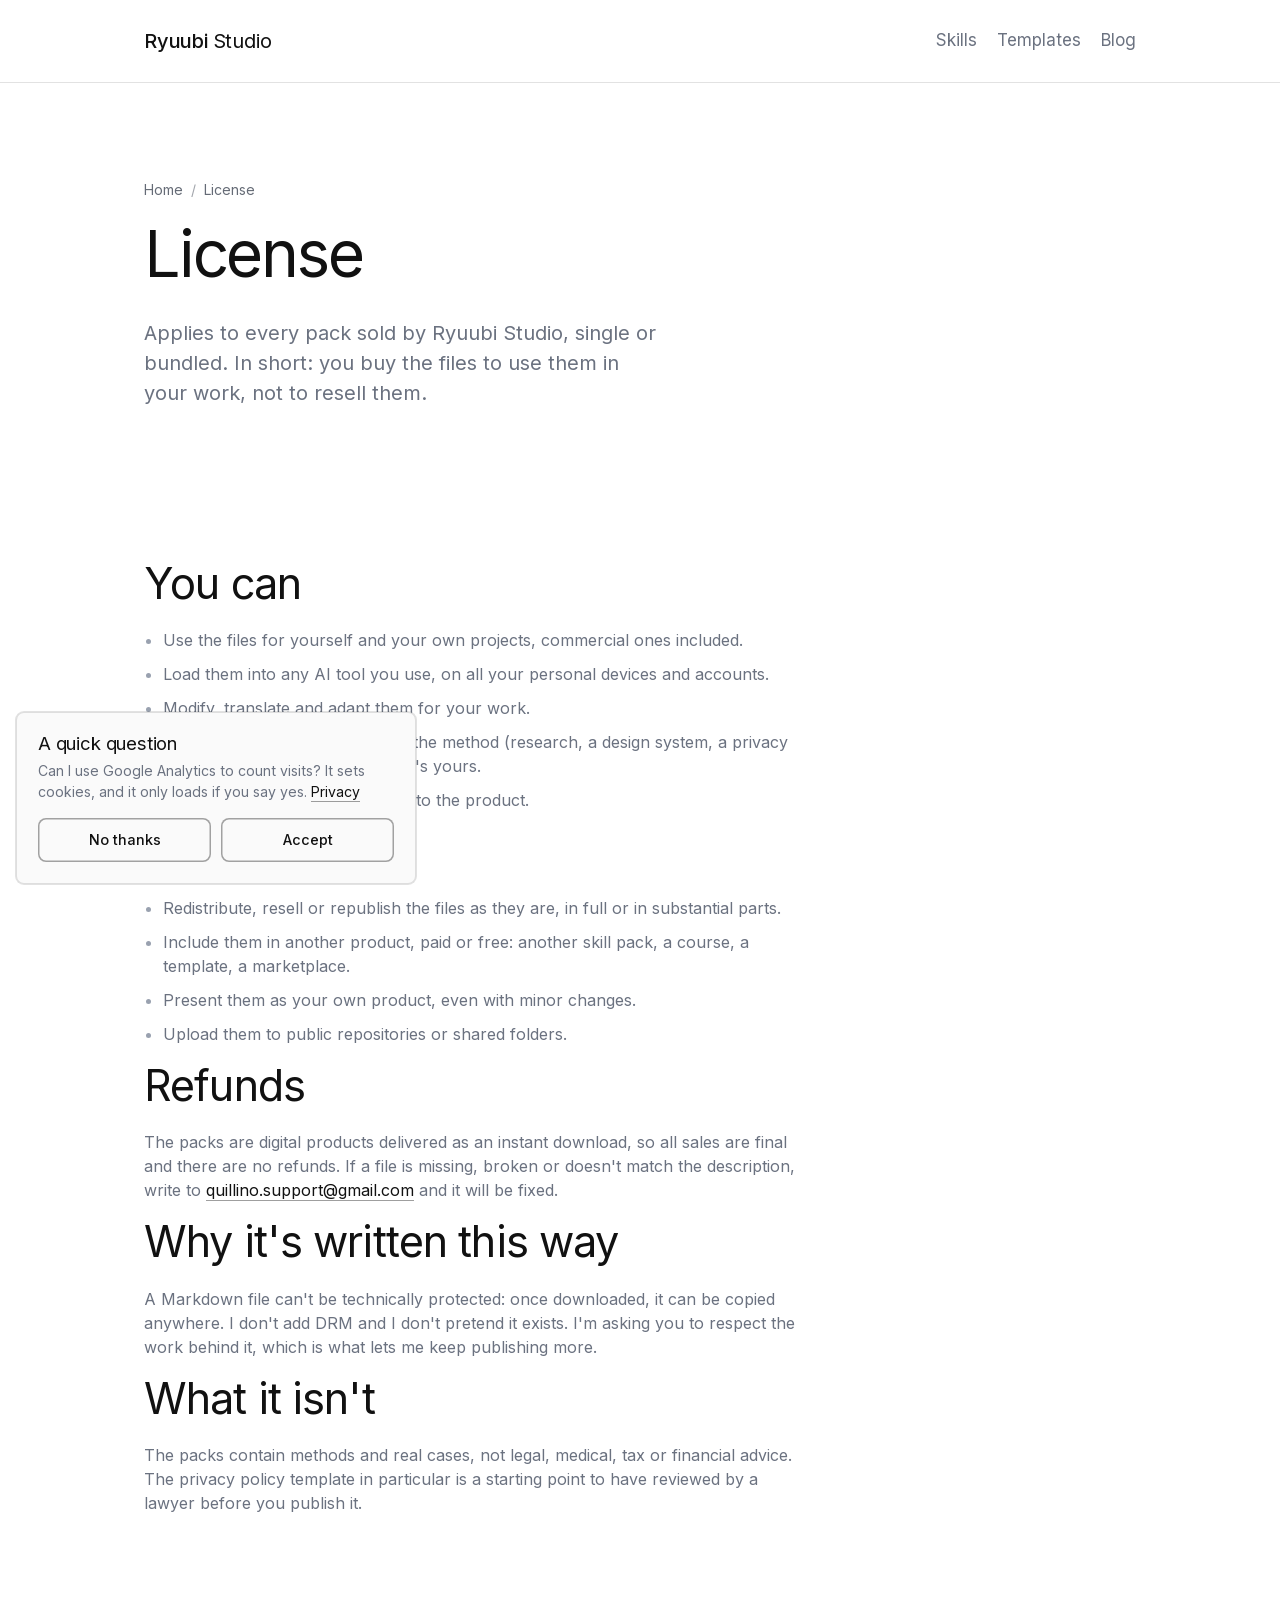
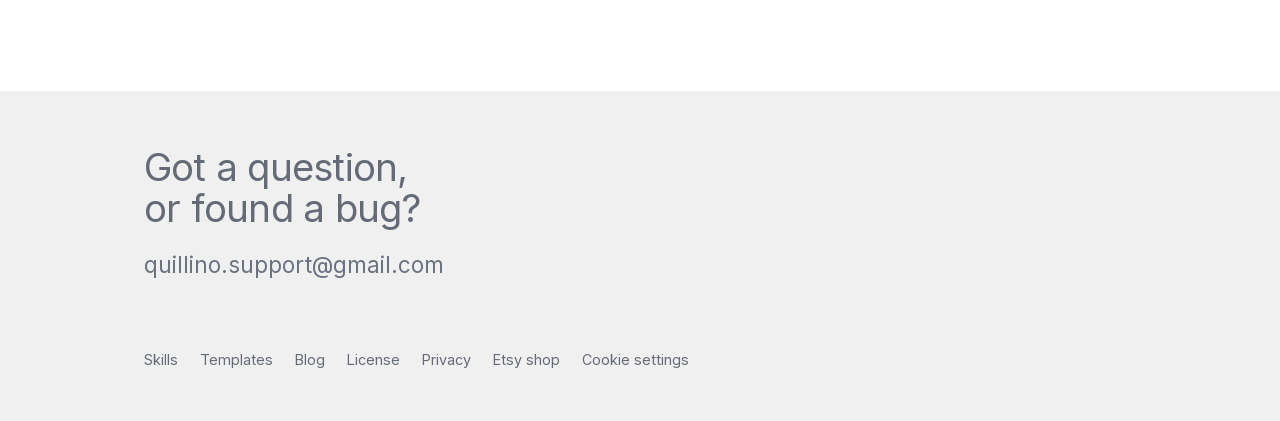
<file: license.html>
<!DOCTYPE html>
<html lang="en">
<head>
<meta charset="UTF-8">
<meta name="viewport" content="width=device-width, initial-scale=1.0, viewport-fit=cover">
<title>License | Ryuubi Studio</title>
<meta name="description" content="What you can and can't do with files bought from Ryuubi Studio.">
<link rel="canonical" href="https://matteolubinu.github.io/ryuubi-studio/license.html">
<meta property="og:url" content="https://matteolubinu.github.io/ryuubi-studio/license.html">
<meta name="color-scheme" content="light">
<meta name="theme-color" content="#ffffff">
<meta property="og:site_name" content="Ryuubi Studio">
<meta property="og:title" content="License">
<meta property="og:description" content="What you can and can't do with files bought from Ryuubi Studio.">
<meta property="og:type" content="website">
<meta property="og:image" content="https://matteolubinu.github.io/ryuubi-studio/assets/og-image.png">
<meta property="og:image:alt" content="Ryuubi Studio: real methods, from real apps.">
<meta name="twitter:card" content="summary_large_image">
<script>document.documentElement.classList.add("js");</script>
<link rel="icon" href="favicon.svg" type="image/svg+xml">
<link rel="icon" href="favicon-32.png" sizes="32x32" type="image/png">
<link rel="icon" href="favicon-16.png" sizes="16x16" type="image/png">
<link rel="apple-touch-icon" href="assets/apple-touch-icon.png">
<link rel="preload" href="fonts/inter-latin.woff2" as="font" type="font/woff2" crossorigin>
<link rel="stylesheet" href="style.css?v=1792339597">
<script src="site.js?v=1792339597" defer></script>
</head>
<body>
<a class="skip" href="#main">Skip to content</a>

<header class="site-header">
  <div class="wrap">
    <a class="wordmark" href="index.html" aria-label="Ryuubi Studio, home"><span>Ryuubi</span> <span>Studio</span></a>
    <nav class="nav" aria-label="Main">
      <a href="skills.html">Skills</a>
      <a href="templates.html">Templates</a>
      <a href="blog.html">Blog</a>
    </nav>
  </div>
</header>

<main id="main">
<section class="page-hero">
  <div class="wrap">
    <nav class="crumbs reveal" aria-label="Breadcrumb"><a href="index.html">Home</a><span aria-hidden="true">/</span>License</nav>
    <h1 class="reveal" data-d="1">License</h1>
    <p class="lede reveal" data-d="2">Applies to every pack sold by Ryuubi Studio, single or bundled. In short: you buy the files to use them in your work, not to resell them.</p>
  </div>
</section>
<section class="section">
  <div class="wrap">
    <div class="prose reveal">
      <h2>You can</h2>
      <ul>
        <li>Use the files for yourself and your own projects, commercial ones included.</li>
        <li>Load them into any AI tool you use, on all your personal devices and accounts.</li>
        <li>Modify, translate and adapt them for your work.</li>
        <li>Use whatever you produce with the method (research, a design system, a privacy policy, code) however you like. It's yours.</li>
        <li>Quote short excerpts, with a link to the product.</li>
      </ul>
      <h2>You can't</h2>
      <ul>
        <li>Redistribute, resell or republish the files as they are, in full or in substantial parts.</li>
        <li>Include them in another product, paid or free: another skill pack, a course, a template, a marketplace.</li>
        <li>Present them as your own product, even with minor changes.</li>
        <li>Upload them to public repositories or shared folders.</li>
      </ul>
      <h2>Refunds</h2>
      <p>The packs are digital products delivered as an instant download, so all sales are final and there are no refunds. If a file is missing, broken or doesn't match the description, write to <a class="link" href="mailto:quillino.support@gmail.com?subject=Ryuubi%20Studio">quillino.support@gmail.com</a> and it will be fixed.</p>

      <h2>Why it's written this way</h2>
      <p>A Markdown file can't be technically protected: once downloaded, it can be copied anywhere. I don't add DRM and I don't pretend it exists. I'm asking you to respect the work behind it, which is what lets me keep publishing more.</p>
      <h2>What it isn't</h2>
      <p>The packs contain methods and real cases, not legal, medical, tax or financial advice. The privacy policy template in particular is a starting point to have reviewed by a lawyer before you publish it.</p>
    </div>
  </div>
</section>
</main>

<footer class="site-footer">
  <div class="wrap">
    <div class="footer-statement">
      <h2>Got a question, <br>or found a bug?</h2>
      <a class="footer-email" href="mailto:quillino.support@gmail.com?subject=Ryuubi%20Studio">quillino.support@gmail.com</a>
    </div>
    <nav aria-label="Footer">
      <a href="skills.html">Skills</a>
      <a href="templates.html">Templates</a>
      <a href="blog.html">Blog</a>
      <a href="license.html">License</a>
      <a href="privacy.html">Privacy</a>
      <a href="https://www.etsy.com/shop/RyuubiStudio">Etsy shop</a>
      <button class="linklike" type="button" data-cookie-settings hidden>Cookie settings</button>
    </nav>
  </div>
</footer>

<div class="consent" data-consent role="dialog" aria-labelledby="consent-title" hidden>
  <h2 id="consent-title">A quick question</h2>
  <p>Can I use Google Analytics to count visits? It sets cookies, and it only loads if you say yes. <a class="link" href="privacy.html">Privacy</a></p>
  <div class="row">
    <button class="btn ghost" type="button" data-reject>No thanks</button>
    <button class="btn ghost" type="button" data-accept>Accept</button>
  </div>
</div>
</body>
</html>
</file>
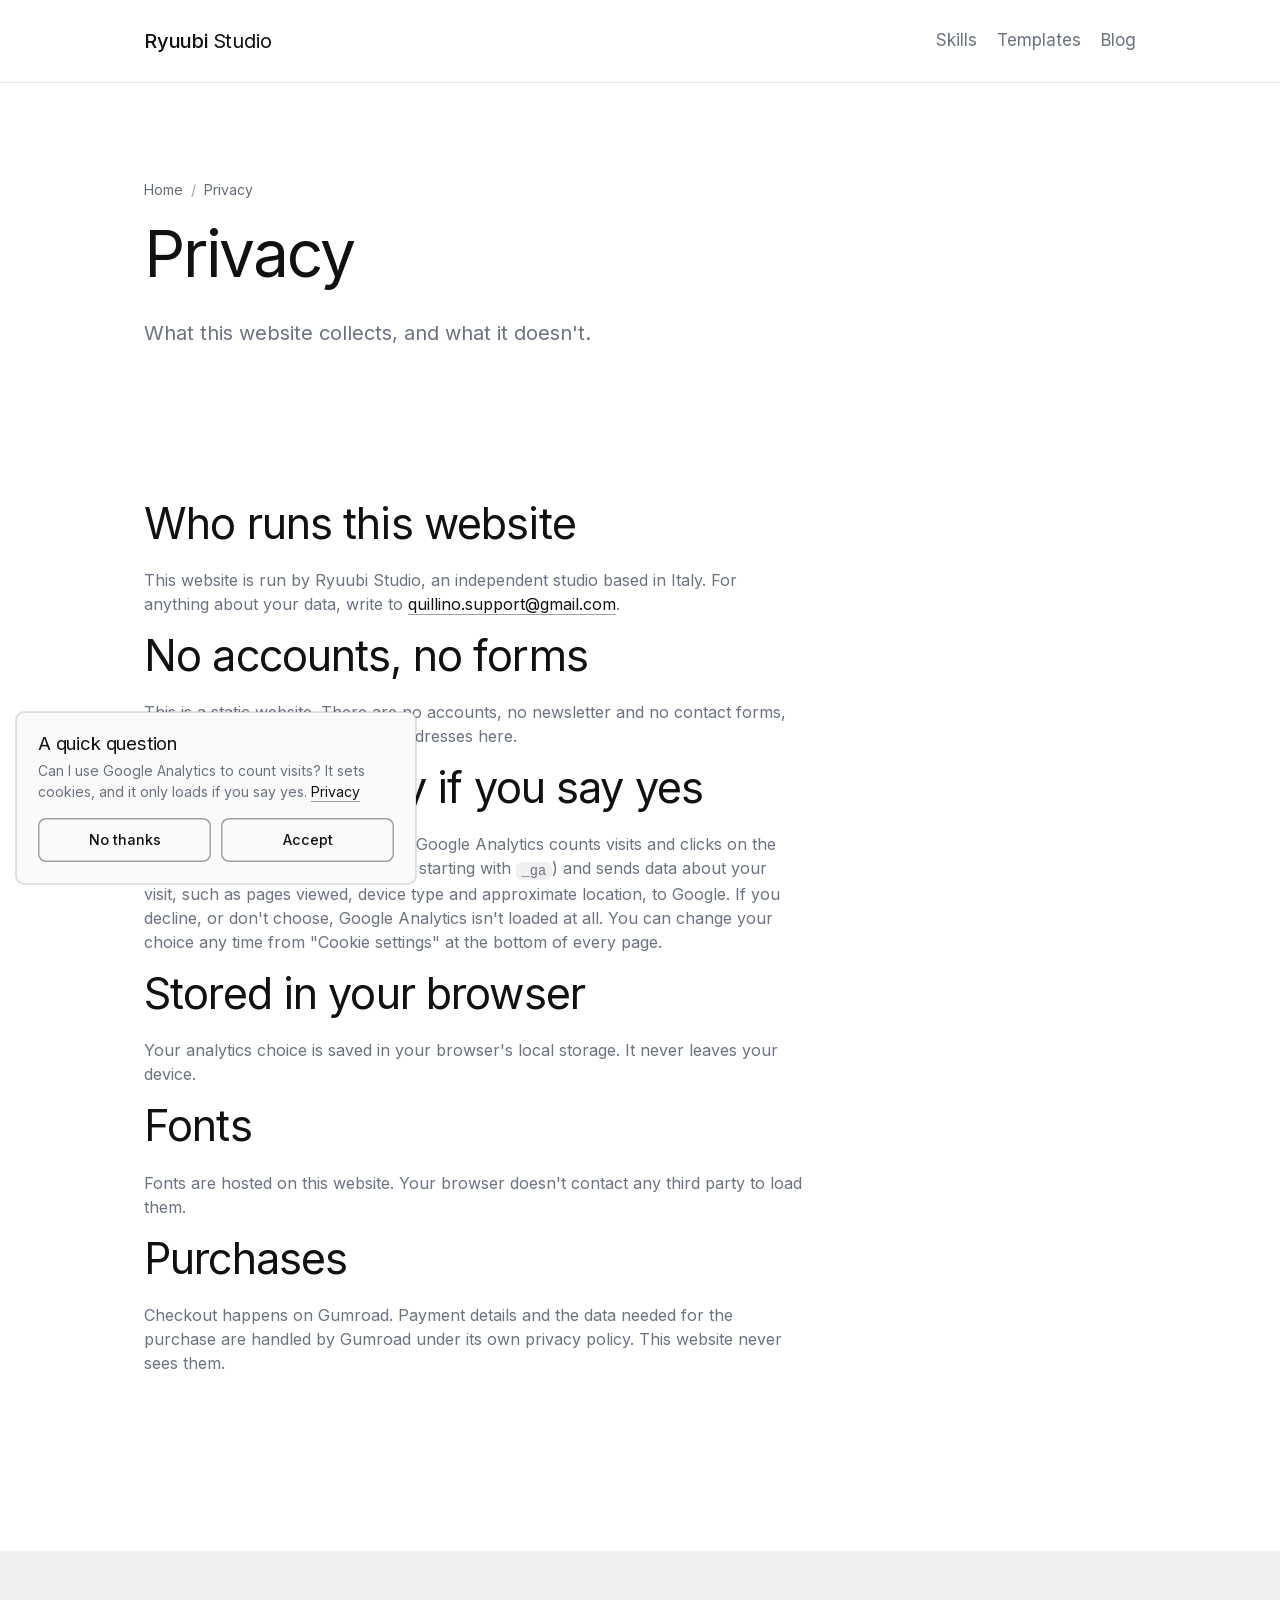
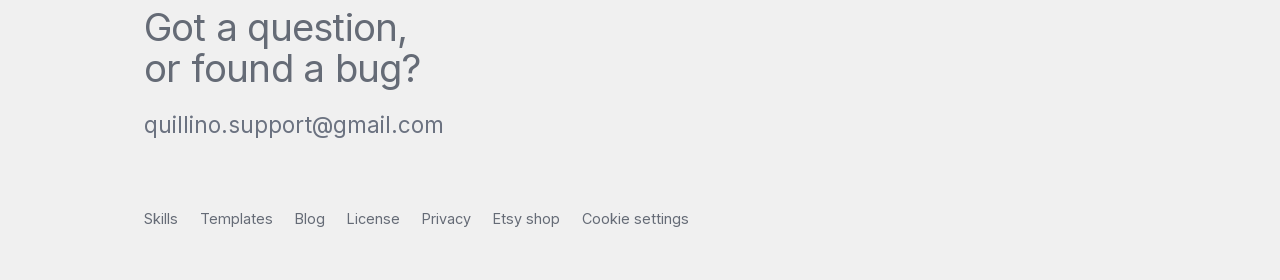
<file: privacy.html>
<!DOCTYPE html>
<html lang="en">
<head>
<meta charset="UTF-8">
<meta name="viewport" content="width=device-width, initial-scale=1.0, viewport-fit=cover">
<title>Privacy | Ryuubi Studio</title>
<meta name="description" content="What this website collects, and what it doesn't.">
<link rel="canonical" href="https://matteolubinu.github.io/ryuubi-studio/privacy.html">
<meta property="og:url" content="https://matteolubinu.github.io/ryuubi-studio/privacy.html">
<meta name="color-scheme" content="light">
<meta name="theme-color" content="#ffffff">
<meta property="og:site_name" content="Ryuubi Studio">
<meta property="og:title" content="Privacy">
<meta property="og:description" content="What this website collects, and what it doesn't.">
<meta property="og:type" content="website">
<meta property="og:image" content="https://matteolubinu.github.io/ryuubi-studio/assets/og-image.png">
<meta property="og:image:alt" content="Ryuubi Studio: real methods, from real apps.">
<meta name="twitter:card" content="summary_large_image">
<script>document.documentElement.classList.add("js");</script>
<link rel="icon" href="favicon.svg" type="image/svg+xml">
<link rel="icon" href="favicon-32.png" sizes="32x32" type="image/png">
<link rel="icon" href="favicon-16.png" sizes="16x16" type="image/png">
<link rel="apple-touch-icon" href="assets/apple-touch-icon.png">
<link rel="preload" href="fonts/inter-latin.woff2" as="font" type="font/woff2" crossorigin>
<link rel="stylesheet" href="style.css?v=1792339597">
<script src="site.js?v=1792339597" defer></script>
</head>
<body>
<a class="skip" href="#main">Skip to content</a>

<header class="site-header">
  <div class="wrap">
    <a class="wordmark" href="index.html" aria-label="Ryuubi Studio, home"><span>Ryuubi</span> <span>Studio</span></a>
    <nav class="nav" aria-label="Main">
      <a href="skills.html">Skills</a>
      <a href="templates.html">Templates</a>
      <a href="blog.html">Blog</a>
    </nav>
  </div>
</header>

<main id="main">
<section class="page-hero">
  <div class="wrap">
    <nav class="crumbs reveal" aria-label="Breadcrumb"><a href="index.html">Home</a><span aria-hidden="true">/</span>Privacy</nav>
    <h1 class="reveal" data-d="1">Privacy</h1>
    <p class="lede reveal" data-d="2">What this website collects, and what it doesn't.</p>
  </div>
</section>
<section class="section">
  <div class="wrap">
    <div class="prose reveal">
      <h2>Who runs this website</h2>
      <p>This website is run by Ryuubi Studio, an independent studio based in Italy. For anything about your data, write to <a class="link" href="mailto:quillino.support@gmail.com?subject=Ryuubi%20Studio">quillino.support@gmail.com</a>.</p>
      <h2>No accounts, no forms</h2>
      <p>This is a static website. There are no accounts, no newsletter and no contact forms, so I don't collect names or email addresses here.</p>
      <h2>Analytics, only if you say yes</h2>
      <p>If you accept in the cookie banner, Google Analytics counts visits and clicks on the buy buttons. It sets cookies (names starting with <code>_ga</code>) and sends data about your visit, such as pages viewed, device type and approximate location, to Google. If you decline, or don't choose, Google Analytics isn't loaded at all. You can change your choice any time from "Cookie settings" at the bottom of every page.</p>
      <h2>Stored in your browser</h2>
      <p>Your analytics choice is saved in your browser's local storage. It never leaves your device.</p>
      <h2>Fonts</h2>
      <p>Fonts are hosted on this website. Your browser doesn't contact any third party to load them.</p>
      <h2>Purchases</h2>
      <p>Checkout happens on Gumroad. Payment details and the data needed for the purchase are handled by Gumroad under its own privacy policy. This website never sees them.</p>
    </div>
  </div>
</section>
</main>

<footer class="site-footer">
  <div class="wrap">
    <div class="footer-statement">
      <h2>Got a question, <br>or found a bug?</h2>
      <a class="footer-email" href="mailto:quillino.support@gmail.com?subject=Ryuubi%20Studio">quillino.support@gmail.com</a>
    </div>
    <nav aria-label="Footer">
      <a href="skills.html">Skills</a>
      <a href="templates.html">Templates</a>
      <a href="blog.html">Blog</a>
      <a href="license.html">License</a>
      <a href="privacy.html">Privacy</a>
      <a href="https://www.etsy.com/shop/RyuubiStudio">Etsy shop</a>
      <button class="linklike" type="button" data-cookie-settings hidden>Cookie settings</button>
    </nav>
  </div>
</footer>

<div class="consent" data-consent role="dialog" aria-labelledby="consent-title" hidden>
  <h2 id="consent-title">A quick question</h2>
  <p>Can I use Google Analytics to count visits? It sets cookies, and it only loads if you say yes. <a class="link" href="privacy.html">Privacy</a></p>
  <div class="row">
    <button class="btn ghost" type="button" data-reject>No thanks</button>
    <button class="btn ghost" type="button" data-accept>Accept</button>
  </div>
</div>
</body>
</html>
</file>
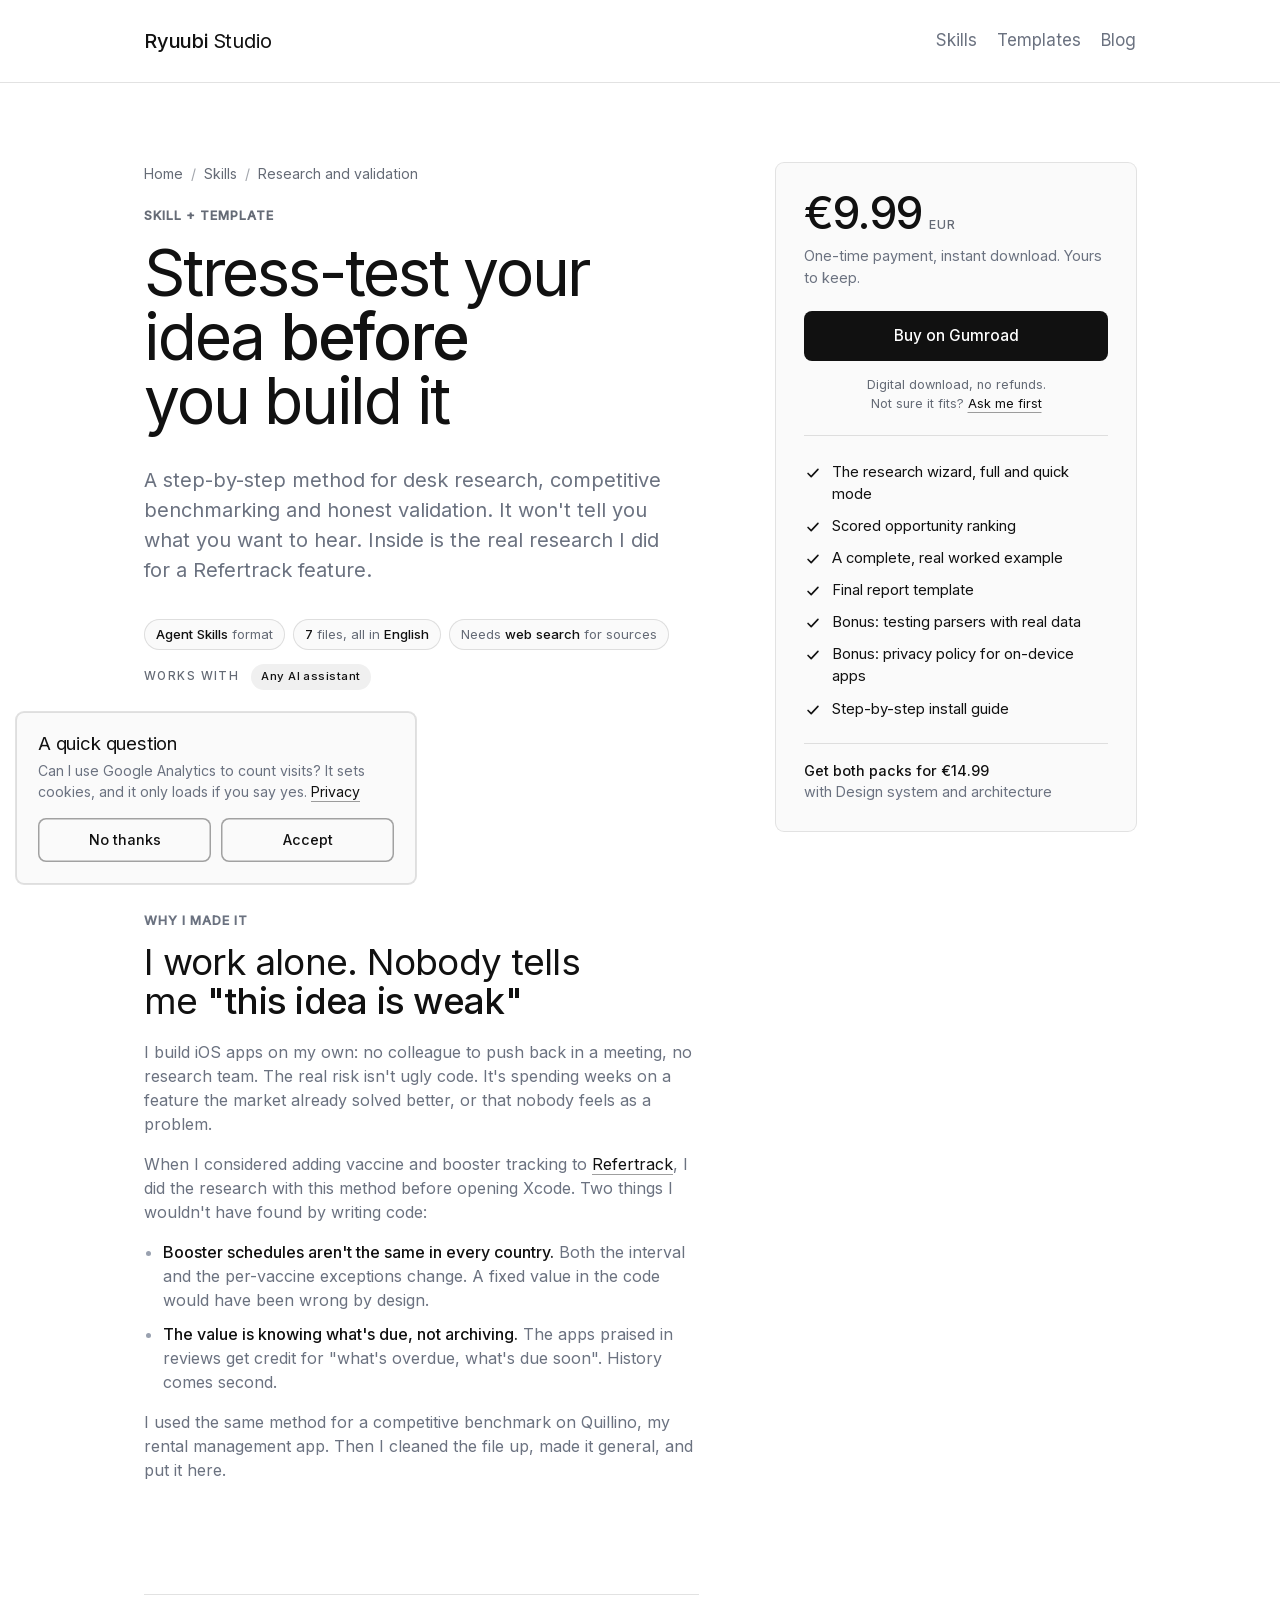
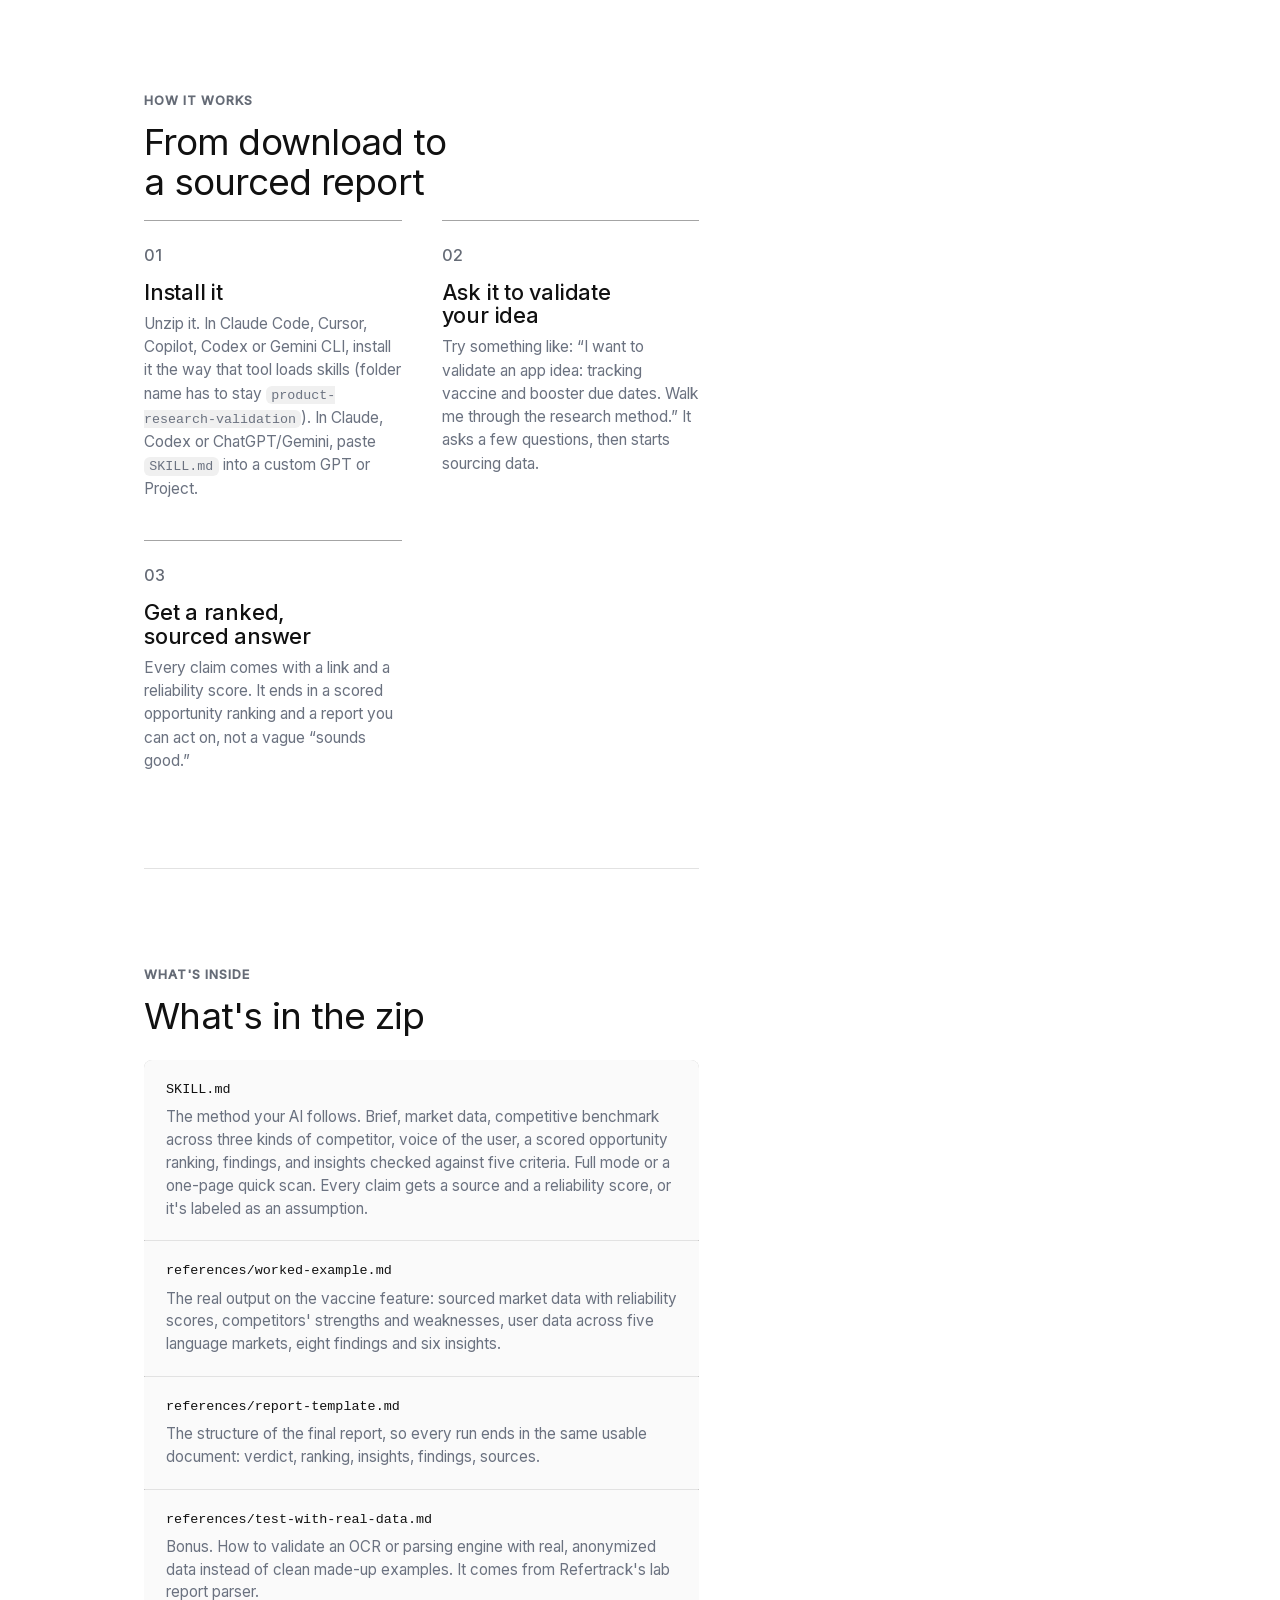
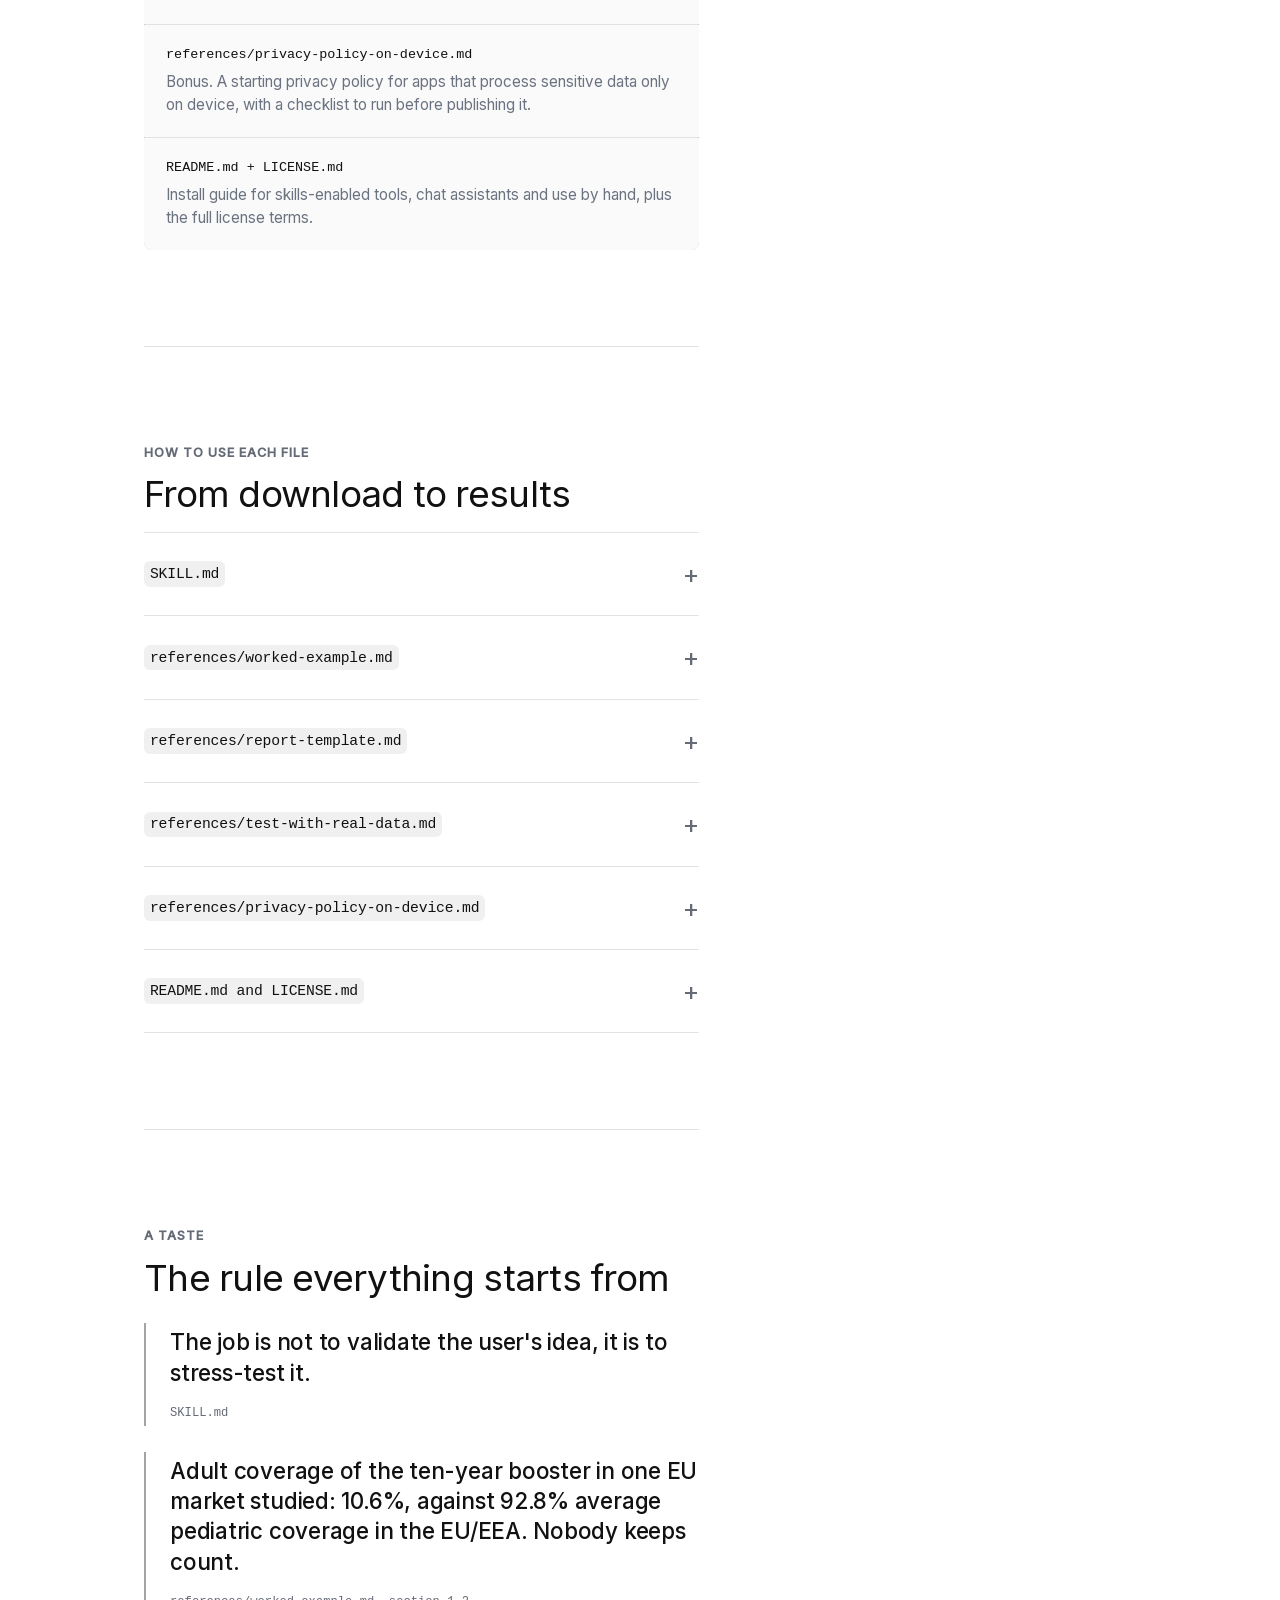
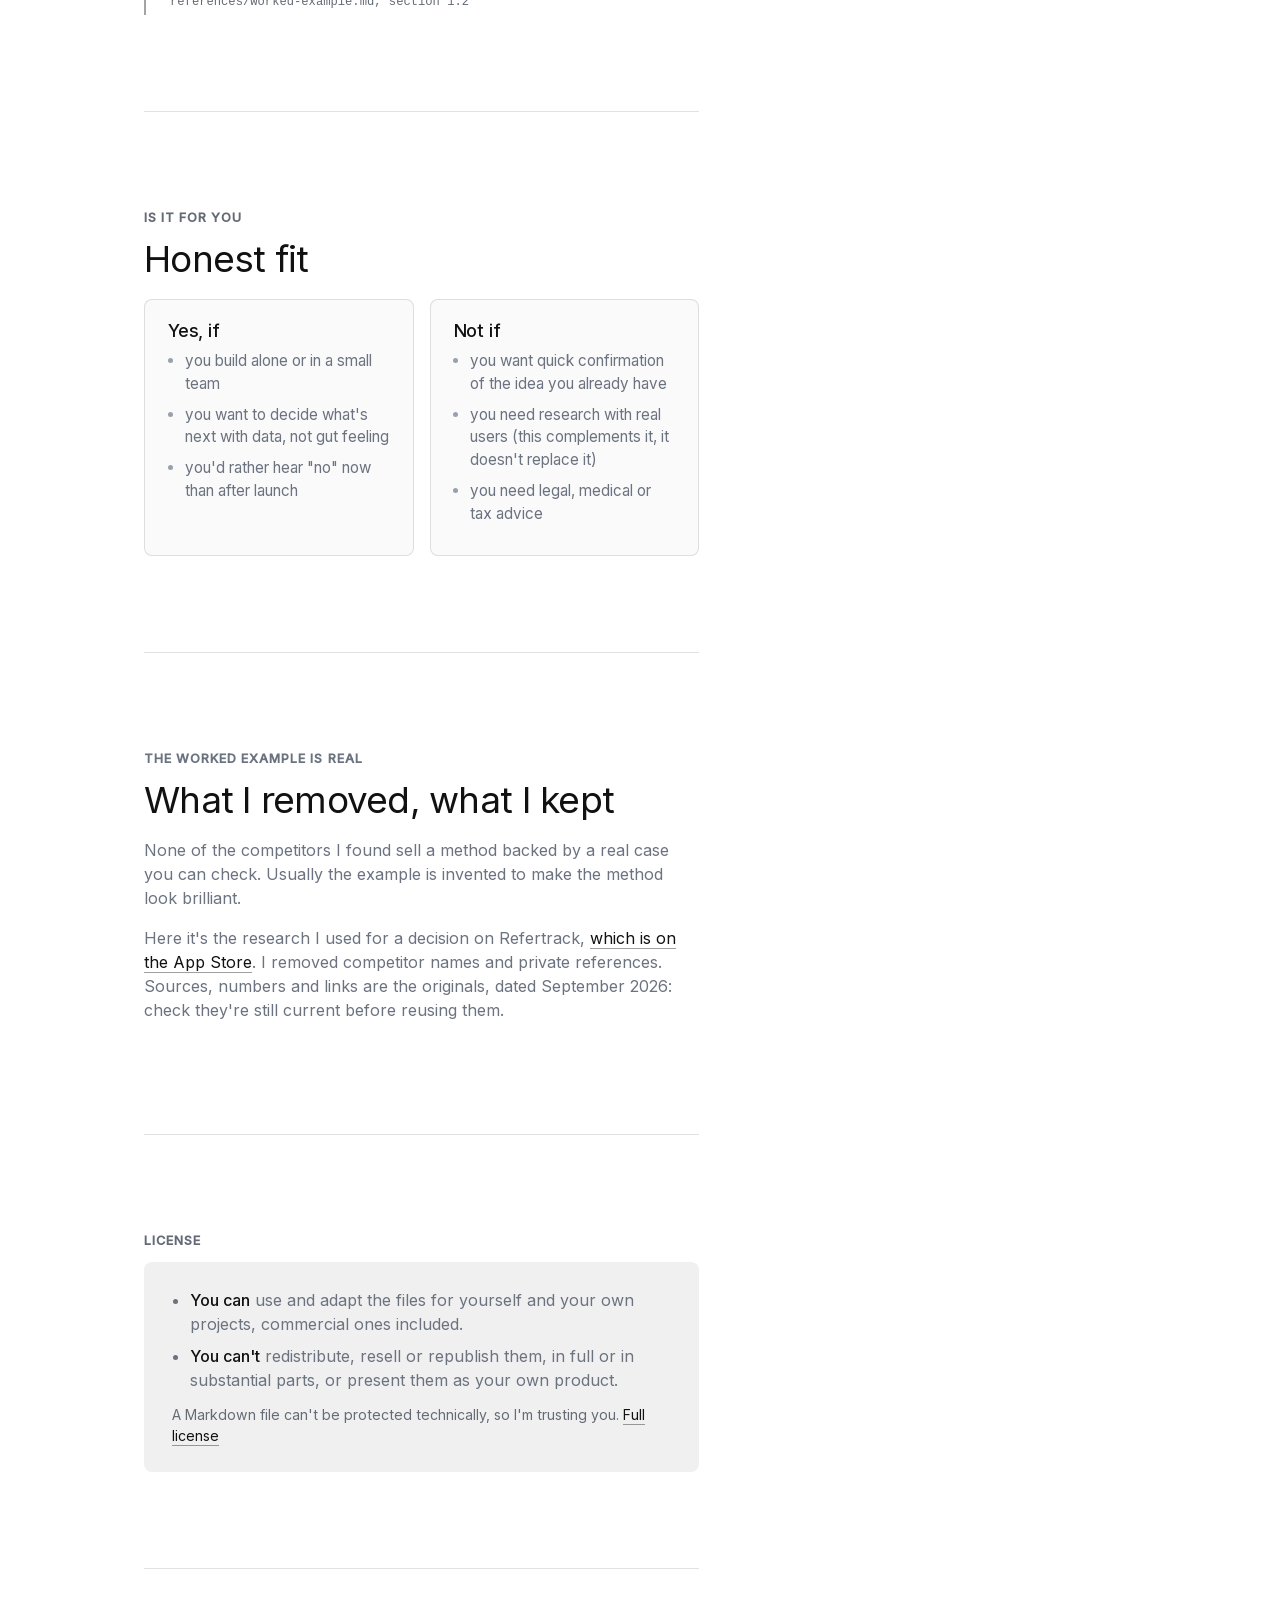
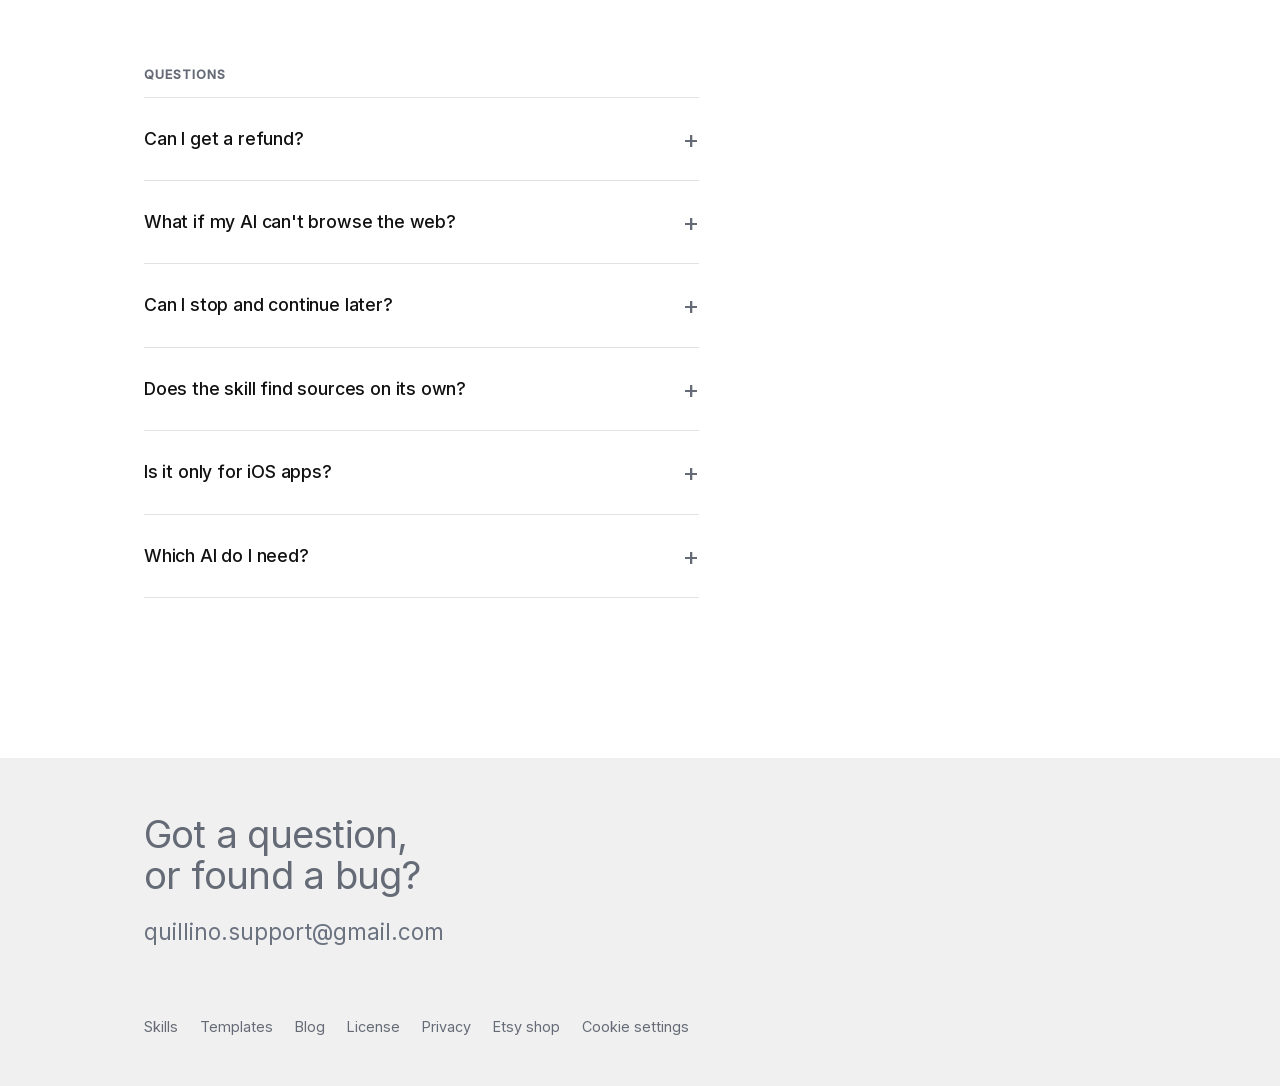
<file: research-validation.html>
<!DOCTYPE html>
<html lang="en">
<head>
<meta charset="UTF-8">
<meta name="viewport" content="width=device-width, initial-scale=1.0, viewport-fit=cover">
<title>Product Research and Validation Skill | Ryuubi Studio</title>
<meta name="description" content="An AI skill and template to validate an app idea with desk research, competitive benchmarking and verifiable sources. With the real research done for a feature of Refertrack, a published iOS app.">
<link rel="canonical" href="https://matteolubinu.github.io/ryuubi-studio/research-validation.html">
<meta property="og:url" content="https://matteolubinu.github.io/ryuubi-studio/research-validation.html">
<meta name="color-scheme" content="light">
<meta name="theme-color" content="#ffffff">
<meta property="og:site_name" content="Ryuubi Studio">
<meta property="og:title" content="Product Research and Validation Skill">
<meta property="og:description" content="An AI skill and template to validate an app idea with desk research, competitive benchmarking and verifiable sources. With the real research done for a feature of Refertrack, a published iOS app.">
<meta property="og:type" content="product">
<meta property="og:image" content="https://matteolubinu.github.io/ryuubi-studio/assets/og-image.png">
<meta property="og:image:alt" content="Ryuubi Studio: real methods, from real apps.">
<meta name="twitter:card" content="summary_large_image">
<script>document.documentElement.classList.add("js");</script>
<link rel="icon" href="favicon.svg" type="image/svg+xml">
<link rel="icon" href="favicon-32.png" sizes="32x32" type="image/png">
<link rel="icon" href="favicon-16.png" sizes="16x16" type="image/png">
<link rel="apple-touch-icon" href="assets/apple-touch-icon.png">
<link rel="preload" href="fonts/inter-latin.woff2" as="font" type="font/woff2" crossorigin>
<link rel="stylesheet" href="style.css?v=1792339597">
<script src="site.js?v=1792339597" defer></script>
<script type="application/ld+json">{"@context": "https://schema.org", "@type": "Product", "name": "Product research and validation", "description": "An AI skill and template to validate an app idea with desk research, competitive benchmarking and verifiable sources. With the real research done for a feature of Refertrack, a published iOS app.", "brand": {"@type": "Brand", "name": "Ryuubi Studio"}, "image": "https://matteolubinu.github.io/ryuubi-studio/assets/og-image.png", "offers": {"@type": "Offer", "price": "9.99", "priceCurrency": "EUR", "availability": "https://schema.org/InStock", "itemCondition": "https://schema.org/NewCondition", "url": "https://matteolubinu.github.io/ryuubi-studio/research-validation.html", "shippingDetails": {"@type": "OfferShippingDetails", "shippingRate": {"@type": "MonetaryAmount", "value": "0", "currency": "EUR"}, "shippingDestination": {"@type": "DefinedRegion", "addressCountry": ["IT", "DE", "FR", "ES", "NL", "BE", "AT", "IE", "PT", "SE", "DK", "FI", "PL", "CH", "GB", "US", "CA", "AU"]}, "deliveryTime": {"@type": "ShippingDeliveryTime", "handlingTime": {"@type": "QuantitativeValue", "minValue": 0, "maxValue": 0, "unitCode": "DAY"}, "transitTime": {"@type": "QuantitativeValue", "minValue": 0, "maxValue": 0, "unitCode": "DAY"}}}, "hasMerchantReturnPolicy": {"@type": "MerchantReturnPolicy", "applicableCountry": ["IT", "DE", "FR", "ES", "NL", "BE", "AT", "IE", "PT", "SE", "DK", "FI", "PL", "CH", "GB", "US", "CA", "AU"], "returnPolicyCategory": "https://schema.org/MerchantReturnNotPermitted"}}}</script>
</head>
<body>
<a class="skip" href="#main">Skip to content</a>

<header class="site-header">
  <div class="wrap">
    <a class="wordmark" href="index.html" aria-label="Ryuubi Studio, home"><span>Ryuubi</span> <span>Studio</span></a>
    <nav class="nav" aria-label="Main">
      <a href="skills.html">Skills</a>
      <a href="templates.html">Templates</a>
      <a href="blog.html">Blog</a>
    </nav>
  </div>
</header>

<main id="main">
<div class="product-top">
  <div class="wrap product-grid">

    <header class="product-intro">
      <nav class="crumbs reveal" aria-label="Breadcrumb"><a href="index.html">Home</a><span aria-hidden="true">/</span><a href="skills.html">Skills</a><span aria-hidden="true">/</span>Research and validation</nav>
      <p class="eyebrow reveal">Skill + template</p>
      <h1 class="reveal" data-d="1">Stress-test your idea <em>before</em> you build it</h1>
      <p class="lede reveal" data-d="2">A step-by-step method for desk research, competitive benchmarking and honest validation. It won't tell you what you want to hear. Inside is the real research I did for a Refertrack feature.</p>
      <ul class="facts reveal" data-d="3">
        <li><strong>Agent Skills</strong> format</li>
        <li><strong>7</strong> files, all in <strong>English</strong></li>
        <li>Needs <strong>web search</strong> for sources</li>
      </ul>
      <div class="works reveal" data-d="3">
        <span class="works-label">Works with</span>
        <span class="chip">Any AI assistant</span>
      </div>
    </header>

    <aside class="product-aside" aria-label="Buy">
      <div class="buy-card reveal" data-d="2">
        <div class="price">€9.99 <small>EUR</small></div>
        <p class="sub">One-time payment, instant download. Yours to keep.</p>
        <a class="btn wide" href="https://ryuubistudio.gumroad.com/l/research-validation" data-gumroad="research-validation"><span data-label>Buy on Gumroad</span></a>
        <p class="note">Digital download, no refunds.<br>Not sure it fits? <a class="link" href="mailto:quillino.support@gmail.com?subject=Ryuubi%20Studio">Ask me first</a></p>
        <p class="note" data-ppp hidden>Prices adjust to your country at checkout.</p>
        <ul>
          <li><svg viewBox="0 0 20 20" fill="none" stroke="currentColor" stroke-width="1.8" stroke-linecap="round" stroke-linejoin="round" aria-hidden="true"><path d="m4.5 10.5 3.5 3.5 7.5-8"/></svg> The research wizard, full and quick mode</li>
          <li><svg viewBox="0 0 20 20" fill="none" stroke="currentColor" stroke-width="1.8" stroke-linecap="round" stroke-linejoin="round" aria-hidden="true"><path d="m4.5 10.5 3.5 3.5 7.5-8"/></svg> Scored opportunity ranking</li>
          <li><svg viewBox="0 0 20 20" fill="none" stroke="currentColor" stroke-width="1.8" stroke-linecap="round" stroke-linejoin="round" aria-hidden="true"><path d="m4.5 10.5 3.5 3.5 7.5-8"/></svg> A complete, real worked example</li>
          <li><svg viewBox="0 0 20 20" fill="none" stroke="currentColor" stroke-width="1.8" stroke-linecap="round" stroke-linejoin="round" aria-hidden="true"><path d="m4.5 10.5 3.5 3.5 7.5-8"/></svg> Final report template</li>
          <li><svg viewBox="0 0 20 20" fill="none" stroke="currentColor" stroke-width="1.8" stroke-linecap="round" stroke-linejoin="round" aria-hidden="true"><path d="m4.5 10.5 3.5 3.5 7.5-8"/></svg> Bonus: testing parsers with real data</li>
          <li><svg viewBox="0 0 20 20" fill="none" stroke="currentColor" stroke-width="1.8" stroke-linecap="round" stroke-linejoin="round" aria-hidden="true"><path d="m4.5 10.5 3.5 3.5 7.5-8"/></svg> Bonus: privacy policy for on-device apps</li>
          <li><svg viewBox="0 0 20 20" fill="none" stroke="currentColor" stroke-width="1.8" stroke-linecap="round" stroke-linejoin="round" aria-hidden="true"><path d="m4.5 10.5 3.5 3.5 7.5-8"/></svg> Step-by-step install guide</li>
        </ul>
        <a class="bundle-link" href="index.html#bundle"><strong>Get both packs for <span data-bundle-price>€14.99</span></strong><br>with Design system and architecture</a>
      </div>
    </aside>

    <div class="product-body">

      <section class="block">
        <div class="prose reveal">
          <p class="kicker">Why I made it</p>
          <h2>I work alone. Nobody tells me <em>"this idea is weak"</em></h2>
          <p>I build iOS apps on my own: no colleague to push back in a meeting, no research team. The real risk isn't ugly code. It's spending weeks on a feature the market already solved better, or that nobody feels as a problem.</p>
          <p>When I considered adding vaccine and booster tracking to <a href="https://apps.apple.com/it/app/refertrack-referti-ed-esami/id6792460771">Refertrack</a>, I did the research with this method before opening Xcode. Two things I wouldn't have found by writing code:</p>
          <ul>
            <li><strong>Booster schedules aren't the same in every country.</strong> Both the interval and the per-vaccine exceptions change. A fixed value in the code would have been wrong by design.</li>
            <li><strong>The value is knowing what's due, not archiving.</strong> The apps praised in reviews get credit for "what's overdue, what's due soon". History comes second.</li>
          </ul>
          <p>I used the same method for a competitive benchmark on Quillino, my rental management app. Then I cleaned the file up, made it general, and put it here.</p>
        </div>
      </section>

      <section class="block">
        <div class="reveal">
          <p class="kicker">How it works</p>
          <h2>From download to a sourced report</h2>
        </div>
        <ol class="steps">
          <li class="reveal"><h3>Install it</h3><p>Unzip it. In Claude Code, Cursor, Copilot, Codex or Gemini CLI, install it the way that tool loads skills (folder name has to stay <code>product-research-validation</code>). In Claude, Codex or ChatGPT/Gemini, paste <code>SKILL.md</code> into a custom GPT or Project.</p></li>
          <li class="reveal" data-d="1"><h3>Ask it to validate your idea</h3><p>Try something like: &ldquo;I want to validate an app idea: tracking vaccine and booster due dates. Walk me through the research method.&rdquo; It asks a few questions, then starts sourcing data.</p></li>
          <li class="reveal" data-d="2"><h3>Get a ranked, sourced answer</h3><p>Every claim comes with a link and a reliability score. It ends in a scored opportunity ranking and a report you can act on, not a vague &ldquo;sounds good.&rdquo;</p></li>
        </ol>
      </section>

      <section class="block">
        <div class="reveal">
          <p class="kicker">What's inside</p>
          <h2>What's in the zip</h2>
          <ul class="files">
            <li><span class="fname">SKILL.md</span><p>The method your AI follows. Brief, market data, competitive benchmark across three kinds of competitor, voice of the user, a scored opportunity ranking, findings, and insights checked against five criteria. Full mode or a one-page quick scan. Every claim gets a source and a reliability score, or it's labeled as an assumption.</p></li>
            <li><span class="fname">references/worked-example.md</span><p>The real output on the vaccine feature: sourced market data with reliability scores, competitors' strengths and weaknesses, user data across five language markets, eight findings and six insights.</p></li>
            <li><span class="fname">references/report-template.md</span><p>The structure of the final report, so every run ends in the same usable document: verdict, ranking, insights, findings, sources.</p></li>
            <li><span class="fname">references/test-with-real-data.md</span><p>Bonus. How to validate an OCR or parsing engine with real, anonymized data instead of clean made-up examples. It comes from Refertrack's lab report parser.</p></li>
            <li><span class="fname">references/privacy-policy-on-device.md</span><p>Bonus. A starting privacy policy for apps that process sensitive data only on device, with a checklist to run before publishing it.</p></li>
            <li><span class="fname">README.md + LICENSE.md</span><p>Install guide for skills-enabled tools, chat assistants and use by hand, plus the full license terms.</p></li>
          </ul>
        </div>
      </section>

      <section class="block">
        <div class="reveal">
          <p class="kicker">How to use each file</p>
          <h2>From download to results</h2>
          <div class="faq usage">
            <details><summary><code>SKILL.md</code></summary><p><strong>What it is:</strong> the instructions your AI follows.</p><p><strong>With Claude, Claude Code, Codex, Cursor, Copilot or Gemini CLI:</strong> install the folder, then ask something like “I want to validate an app idea for [idea]”. If the skill doesn't start on its own, ask for it by name: “use the product-research-validation skill”.</p><p><strong>With ChatGPT or Gemini:</strong> paste the whole file into a custom GPT, Project or Gem, then make the same request.</p><p><strong>By hand:</strong> work through Step 0 to Step 6 in a document, using the rules at the top as your checklist.</p><p><strong>Tips:</strong> say “quick mode” for a one-page first answer; save the “Research state” block at the end of each step to resume later; turn on web search first.</p>
              <div class="io">
                <div><span class="io-label">Input</span><p>“I want to validate an app idea: tracking vaccine and booster due dates. Walk me through the research method.”</p></div>
                <div><span class="io-label">Output (Step 1, market data)</span><pre><code>Adult ten-year booster coverage in one EU
market studied: 10.6% nationally; no region
at 95% or above.
Grounded. High: peer-reviewed study in
Vaccines (MDPI, 2022), primary data from
regional health services.</code></pre><span class="src">Real excerpt, references/worked-example.md</span></div>
              </div></details>
            <details><summary><code>references/worked-example.md</code></summary><p><strong>What it is:</strong> a complete, real run of the method on a feature of a published iOS app.</p><p><strong>How to use it:</strong> read it before your first run to see how deep each step goes. Don't reuse its numbers: use it as the standard to compare your own output against. The skill also tells your AI to read it to calibrate.</p>
              <div class="io">
                <div><span class="io-label">Input (what Step 5 groups together)</span><p>Reviews, forum threads and market data collected in the earlier steps, on why adult vaccination records get lost.</p></div>
                <div><span class="io-label">Output: one finding</span><pre><code>F1: The gap between child and adult
coverage is a memory problem, not a
willingness problem.

As children a system keeps count (school
requirements); as adults, nobody does.
Grounded.</code></pre></div>
              </div></details>
            <details><summary><code>references/report-template.md</code></summary><p><strong>What it is:</strong> the structure of the final report.</p><p><strong>With AI:</strong> used automatically in the last step. Ask “write the final report as a Markdown file following the template” to get it as a file.</p><p><strong>By hand:</strong> copy it into your doc and fill each section as you finish the matching step.</p>
              <div class="io">
                <div><span class="io-label">Input</span><p>Every finding and insight from Steps 1 to 6, still scattered across your notes.</p></div>
                <div><span class="io-label">Output</span><pre><code>## Verdict
[3 to 5 sentences. Say plainly whether the
original idea is the best option, and why.]

## Opportunity ranking
| Opportunity | Market | ... | Total |
| Original idea | 1-5 | ... | /25 |</code></pre><span class="src">Real structure, references/report-template.md</span></div>
              </div></details>
            <details><summary><code>references/test-with-real-data.md</code></summary><p><strong>What it is:</strong> bonus. A pattern for testing OCR, receipt, PDF or form parsers with real, anonymized data.</p><p><strong>How to use it:</strong> when your product extracts data from real documents. With a coding agent: “set up parameterized tests for my parser following references/test-with-real-data.md”. By hand: follow the four steps and the checklist.</p>
              <div class="io">
                <div><span class="io-label">Input</span><p>A real photographed document, anonymized, transcribed exactly as OCR would output it, noise and all: headers, disclaimers, lines to ignore.</p></div>
                <div><span class="io-label">Output</span><pre><code>Field not recognized → alias missing
from the dictionary. Add it, plus an
explicit test case. Never fix it silently.

Value extracted wrong → parser has an
unhandled case. Extend the sub-parser,
keep old fixtures green.</code></pre></div>
              </div></details>
            <details><summary><code>references/privacy-policy-on-device.md</code></summary><p><strong>What it is:</strong> bonus. A plain-language privacy policy template for apps that keep sensitive data on the device.</p><p><strong>How to use it:</strong> replace every [square bracket], remove what doesn't apply, run the checklist, and have a lawyer review it. With AI: “adapt this template to my app, which [what data, where it goes]”, then check every claim against your real implementation.</p>
              <div class="io">
                <div><span class="io-label">Input</span><p>“Adapt this template: my app photographs blood test reports and stores them only on device, synced through the user's own iCloud.”</p></div>
                <div><span class="io-label">Output</span><pre><code>[What the user photographs] stays on the
user's device. The only copy outside the
device is the backup in the user's
personal cloud. The app has no server of
its own and never receives this data.</code></pre><span class="src">Real template text, filled in</span></div>
              </div></details>
            <details><summary><code>README.md and LICENSE.md</code></summary><p><strong>README.md:</strong> installation for every kind of tool, example requests and this per-file guide. Start here.</p><p><strong>LICENSE.md:</strong> use and adapt the files for your own projects, commercial ones included; don't resell or redistribute them.</p></details>
          </div>
        </div>
      </section>

      <section class="block">
        <div class="reveal">
          <p class="kicker">A taste</p>
          <h2>The rule everything starts from</h2>
          <blockquote class="quote">
            <p>The job is not to validate the user's idea, it is to stress-test it.</p>
            <cite>SKILL.md</cite>
          </blockquote>
          <blockquote class="quote">
            <p>Adult coverage of the ten-year booster in one EU market studied: 10.6%, against 92.8% average pediatric coverage in the EU/EEA. Nobody keeps count.</p>
            <cite>references/worked-example.md, section 1.2</cite>
          </blockquote>
        </div>
      </section>

      <section class="block">
        <div class="reveal">
          <p class="kicker">Is it for you</p>
          <h2>Honest fit</h2>
          <div class="fit">
            <div><h3>Yes, if</h3><ul><li>you build alone or in a small team</li><li>you want to decide what's next with data, not gut feeling</li><li>you'd rather hear "no" now than after launch</li></ul></div>
            <div><h3>Not if</h3><ul><li>you want quick confirmation of the idea you already have</li><li>you need research with real users (this complements it, it doesn't replace it)</li><li>you need legal, medical or tax advice</li></ul></div>
          </div>
        </div>
      </section>

      <section class="block">
        <div class="prose reveal">
          <p class="kicker">The worked example is real</p>
          <h2>What I removed, what I kept</h2>
          <p>None of the competitors I found sell a method backed by a real case you can check. Usually the example is invented to make the method look brilliant.</p>
          <p>Here it's the research I used for a decision on Refertrack, <a href="https://apps.apple.com/it/app/refertrack-referti-ed-esami/id6792460771">which is on the App Store</a>. I removed competitor names and private references. Sources, numbers and links are the originals, dated September 2026: check they're still current before reusing them.</p>
        </div>
      </section>

      <section class="block">
        <div class="reveal">
          <p class="kicker">License</p>
          <div class="license-box">
            <ul>
              <li><strong>You can</strong> use and adapt the files for yourself and your own projects, commercial ones included.</li>
              <li><strong>You can't</strong> redistribute, resell or republish them, in full or in substantial parts, or present them as your own product.</li>
            </ul>
            <p class="small">A Markdown file can't be protected technically, so I'm trusting you. <a class="link" href="license.html">Full license</a></p>
          </div>
        </div>
      </section>

      <section class="block">
        <div class="reveal">
          <p class="kicker">Questions</p>
          <div class="faq">
            <details><summary>Can I get a refund?</summary><p>No. The packs are digital products you download instantly, so there are no refunds. If a file is missing, broken or doesn't match the description, write to <a class="link" href="mailto:quillino.support@gmail.com?subject=Ryuubi%20Studio">quillino.support@gmail.com</a> and it will be fixed.</p></details>
            <details><summary>What if my AI can't browse the web?</summary><p>The skill says so at the start instead of inventing sources. It works with the sources you paste in, labels everything else as an assumption, and picks up the sourced steps when browsing is available. There's also a quick mode for a first one-page answer.</p></details>
            <details><summary>Can I stop and continue later?</summary><p>Yes. Every step ends with a short research state summary: paste it into a new conversation and the wizard resumes from there.</p></details>
            <details><summary>Does the skill find sources on its own?</summary><p>If your AI has web search turned on, yes. Without it, it can't find sources. The method requires direct links, no invented sources, a reliability score for each, and an explicit label when a claim is only an assumption. You still check the sources: findings only start after your review.</p></details>
            <details><summary>Is it only for iOS apps?</summary><p>No. It works for an app, a feature or a small business. The example is an iOS app because that's what I build.</p></details>
            <details><summary>Which AI do I need?</summary><p>One with web search, for this pack. It loads as a real skill in Claude, Codex, Cursor, Copilot, Gemini CLI and other tools that support SKILL.md. In ChatGPT or Gemini you paste it as instructions. Without AI, it's a framework you follow by hand.</p></details>
          </div>
        </div>
      </section>

    </div>
  </div>
</div>

<div class="buybar" aria-hidden="true">
  <span class="p">€9.99</span>
  <a class="btn" href="https://ryuubistudio.gumroad.com/l/research-validation" data-gumroad="research-validation" tabindex="-1"><span data-label>Buy now</span></a>
</div>

</main>

<footer class="site-footer">
  <div class="wrap">
    <div class="footer-statement">
      <h2>Got a question, <br>or found a bug?</h2>
      <a class="footer-email" href="mailto:quillino.support@gmail.com?subject=Ryuubi%20Studio">quillino.support@gmail.com</a>
    </div>
    <nav aria-label="Footer">
      <a href="skills.html">Skills</a>
      <a href="templates.html">Templates</a>
      <a href="blog.html">Blog</a>
      <a href="license.html">License</a>
      <a href="privacy.html">Privacy</a>
      <a href="https://www.etsy.com/shop/RyuubiStudio">Etsy shop</a>
      <button class="linklike" type="button" data-cookie-settings hidden>Cookie settings</button>
    </nav>
  </div>
</footer>

<div class="consent" data-consent role="dialog" aria-labelledby="consent-title" hidden>
  <h2 id="consent-title">A quick question</h2>
  <p>Can I use Google Analytics to count visits? It sets cookies, and it only loads if you say yes. <a class="link" href="privacy.html">Privacy</a></p>
  <div class="row">
    <button class="btn ghost" type="button" data-reject>No thanks</button>
    <button class="btn ghost" type="button" data-accept>Accept</button>
  </div>
</div>
</body>
</html>
</file>
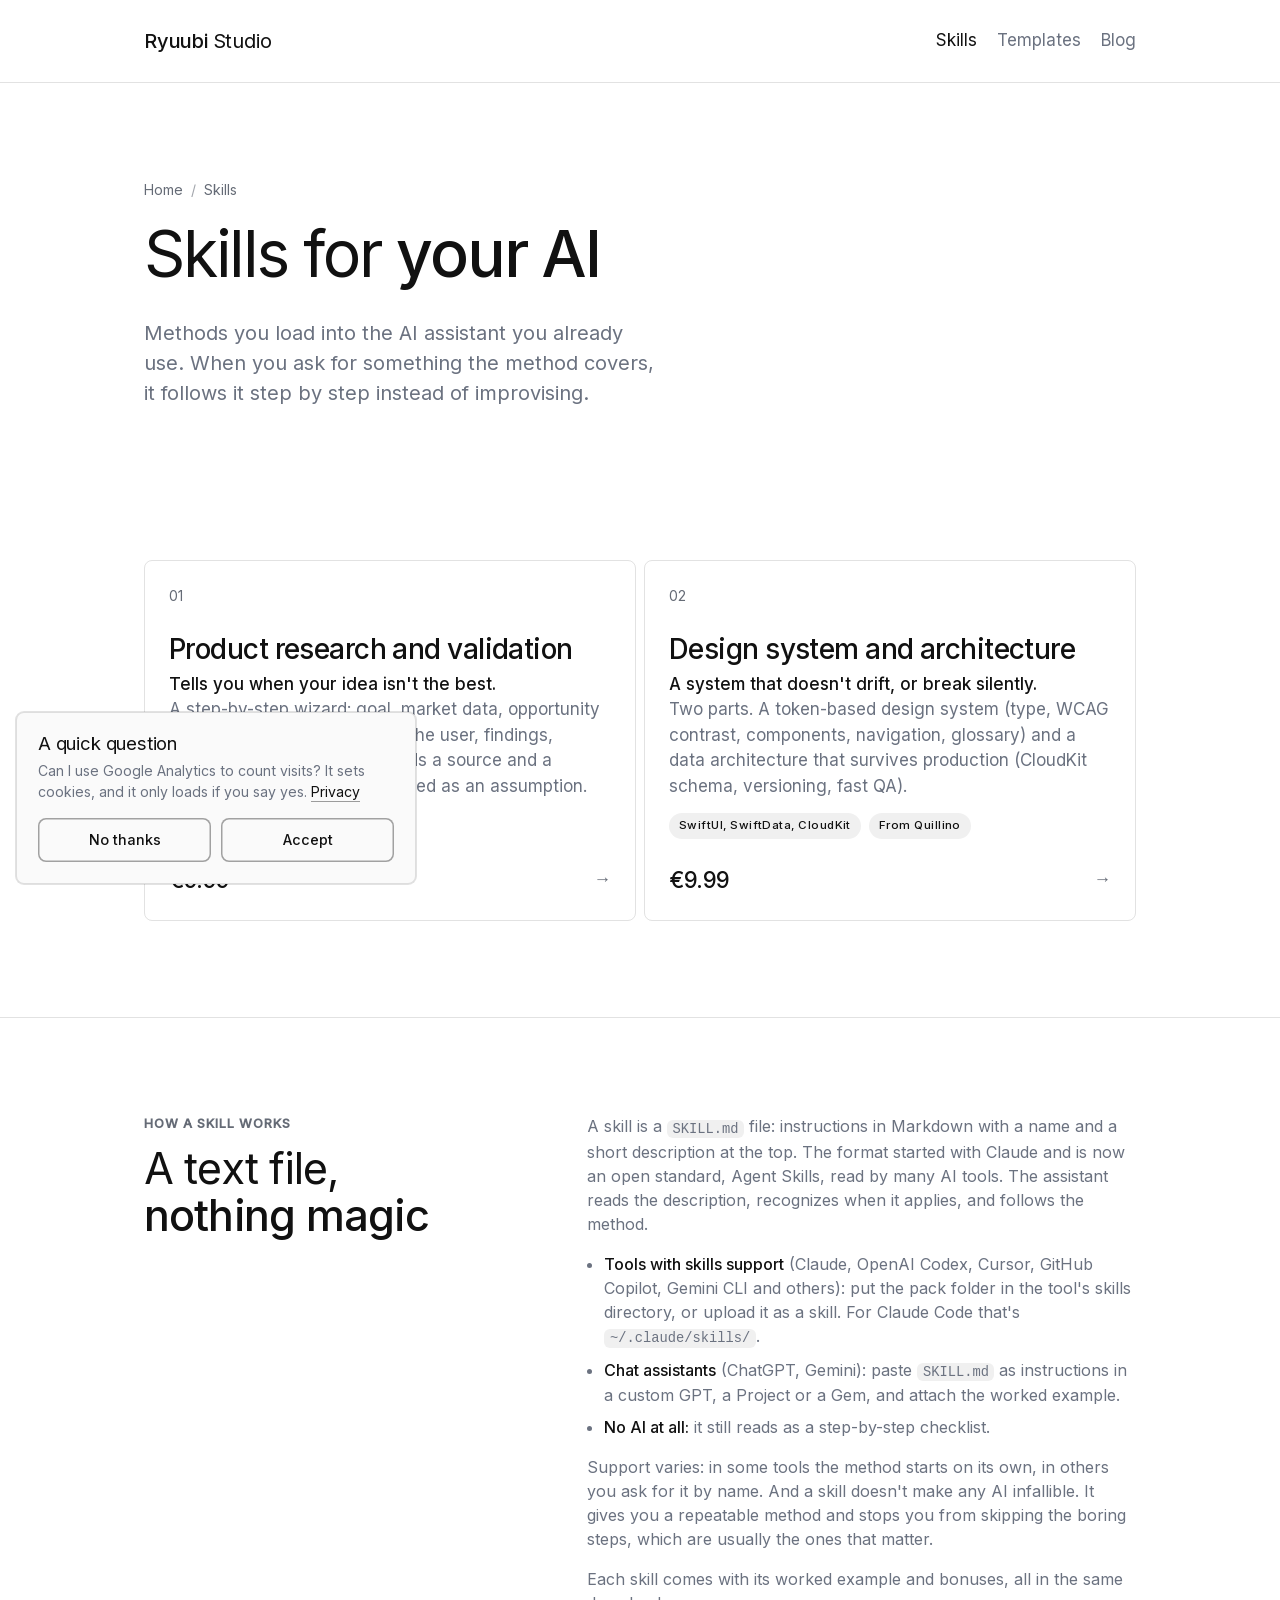
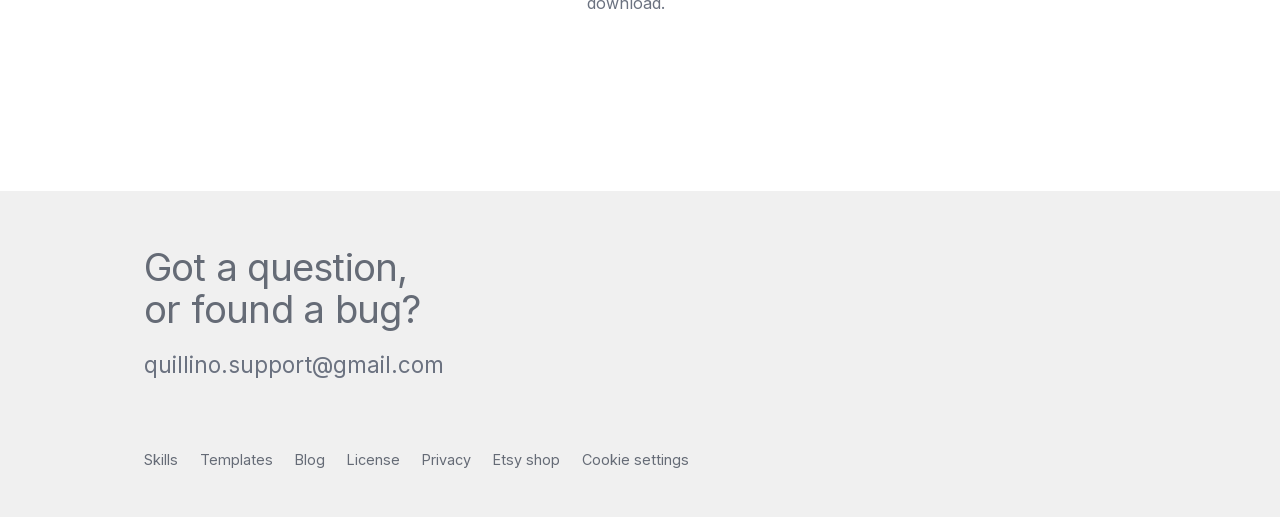
<file: skills.html>
<!DOCTYPE html>
<html lang="en">
<head>
<meta charset="UTF-8">
<meta name="viewport" content="width=device-width, initial-scale=1.0, viewport-fit=cover">
<title>AI Agent Skills | Ryuubi Studio</title>
<meta name="description" content="AI skills in the open SKILL.md format, for Claude, Codex, Gemini, Cursor, Copilot or any chat assistant: a research and validation wizard for app ideas, and a guide to SwiftUI design systems and CloudKit architecture. Built from published iOS apps.">
<link rel="canonical" href="https://matteolubinu.github.io/ryuubi-studio/skills.html">
<meta property="og:url" content="https://matteolubinu.github.io/ryuubi-studio/skills.html">
<meta name="color-scheme" content="light">
<meta name="theme-color" content="#ffffff">
<meta property="og:site_name" content="Ryuubi Studio">
<meta property="og:title" content="AI Agent Skills">
<meta property="og:description" content="AI skills in the open SKILL.md format, for Claude, Codex, Gemini, Cursor, Copilot or any chat assistant: a research and validation wizard for app ideas, and a guide to SwiftUI design systems and CloudKit architecture. Built from published iOS apps.">
<meta property="og:type" content="website">
<meta property="og:image" content="https://matteolubinu.github.io/ryuubi-studio/assets/og-image.png">
<meta property="og:image:alt" content="Ryuubi Studio: real methods, from real apps.">
<meta name="twitter:card" content="summary_large_image">
<script>document.documentElement.classList.add("js");</script>
<link rel="icon" href="favicon.svg" type="image/svg+xml">
<link rel="icon" href="favicon-32.png" sizes="32x32" type="image/png">
<link rel="icon" href="favicon-16.png" sizes="16x16" type="image/png">
<link rel="apple-touch-icon" href="assets/apple-touch-icon.png">
<link rel="preload" href="fonts/inter-latin.woff2" as="font" type="font/woff2" crossorigin>
<link rel="stylesheet" href="style.css?v=1792339597">
<script src="site.js?v=1792339597" defer></script>
</head>
<body>
<a class="skip" href="#main">Skip to content</a>

<header class="site-header">
  <div class="wrap">
    <a class="wordmark" href="index.html" aria-label="Ryuubi Studio, home"><span>Ryuubi</span> <span>Studio</span></a>
    <nav class="nav" aria-label="Main">
      <a href="skills.html" aria-current="page">Skills</a>
      <a href="templates.html">Templates</a>
      <a href="blog.html">Blog</a>
    </nav>
  </div>
</header>

<main id="main">
<section class="page-hero">
  <div class="wrap">
    <nav class="crumbs reveal" aria-label="Breadcrumb"><a href="index.html">Home</a><span aria-hidden="true">/</span>Skills</nav>
    <h1 class="reveal" data-d="1">Skills for <em>your AI</em></h1>
    <p class="lede reveal" data-d="2">Methods you load into the AI assistant you already use. When you ask for something the method covers, it follows it step by step instead of improvising.</p>
  </div>
</section>

<section class="section">
  <div class="wrap">
    <ul class="packs">
      <li class="pack reveal">
        <a href="research-validation.html">
          <span class="num">01</span>
          <div>
            <h3>Product research and validation</h3>
            <p class="punch">Tells you when your idea isn't the best.</p>
            <p>A step-by-step wizard: goal, market data, opportunity ranking, benchmark, voice of the user, findings, insights. Every data point needs a source and a reliability score, or it gets labeled as an assumption.</p>
            <div class="meta"><span class="chip">From Refertrack</span></div>
          </div>
          <span class="price">€9.99 <span class="arr" aria-hidden="true">&rarr;</span></span>
        </a>
      </li>
      <li class="pack reveal" data-d="1">
        <a href="design-system-architecture.html">
          <span class="num">02</span>
          <div>
            <h3>Design system and architecture</h3>
            <p class="punch">A system that doesn't drift, or break silently.</p>
            <p>Two parts. A token-based design system (type, WCAG contrast, components, navigation, glossary) and a data architecture that survives production (CloudKit schema, versioning, fast QA).</p>
            <div class="meta"><span class="chip">SwiftUI, SwiftData, CloudKit</span><span class="chip">From Quillino</span></div>
          </div>
          <span class="price">€9.99 <span class="arr" aria-hidden="true">&rarr;</span></span>
        </a>
      </li>
    </ul>
  </div>
</section>

<section class="section">
  <div class="wrap explainer">
    <div class="reveal">
      <p class="kicker">How a skill works</p>
      <h2>A text file, <em>nothing magic</em></h2>
    </div>
    <div class="body reveal" data-d="1">
      <p>A skill is a <code>SKILL.md</code> file: instructions in Markdown with a name and a short description at the top. The format started with Claude and is now an open standard, Agent Skills, read by many AI tools. The assistant reads the description, recognizes when it applies, and follows the method.</p>
      <ul>
        <li><strong>Tools with skills support</strong> (Claude, OpenAI Codex, Cursor, GitHub Copilot, Gemini CLI and others): put the pack folder in the tool's skills directory, or upload it as a skill. For Claude Code that's <code>~/.claude/skills/</code>.</li>
        <li><strong>Chat assistants</strong> (ChatGPT, Gemini): paste <code>SKILL.md</code> as instructions in a custom GPT, a Project or a Gem, and attach the worked example.</li>
        <li><strong>No AI at all:</strong> it still reads as a step-by-step checklist.</li>
      </ul>
      <p>Support varies: in some tools the method starts on its own, in others you ask for it by name. And a skill doesn't make any AI infallible. It gives you a repeatable method and stops you from skipping the boring steps, which are usually the ones that matter.</p>
      <p>Each skill comes with its worked example and bonuses, all in the same download.</p>
    </div>
  </div>
</section>
</main>

<footer class="site-footer">
  <div class="wrap">
    <div class="footer-statement">
      <h2>Got a question, <br>or found a bug?</h2>
      <a class="footer-email" href="mailto:quillino.support@gmail.com?subject=Ryuubi%20Studio">quillino.support@gmail.com</a>
    </div>
    <nav aria-label="Footer">
      <a href="skills.html">Skills</a>
      <a href="templates.html">Templates</a>
      <a href="blog.html">Blog</a>
      <a href="license.html">License</a>
      <a href="privacy.html">Privacy</a>
      <a href="https://www.etsy.com/shop/RyuubiStudio">Etsy shop</a>
      <button class="linklike" type="button" data-cookie-settings hidden>Cookie settings</button>
    </nav>
  </div>
</footer>

<div class="consent" data-consent role="dialog" aria-labelledby="consent-title" hidden>
  <h2 id="consent-title">A quick question</h2>
  <p>Can I use Google Analytics to count visits? It sets cookies, and it only loads if you say yes. <a class="link" href="privacy.html">Privacy</a></p>
  <div class="row">
    <button class="btn ghost" type="button" data-reject>No thanks</button>
    <button class="btn ghost" type="button" data-accept>Accept</button>
  </div>
</div>
</body>
</html>
</file>
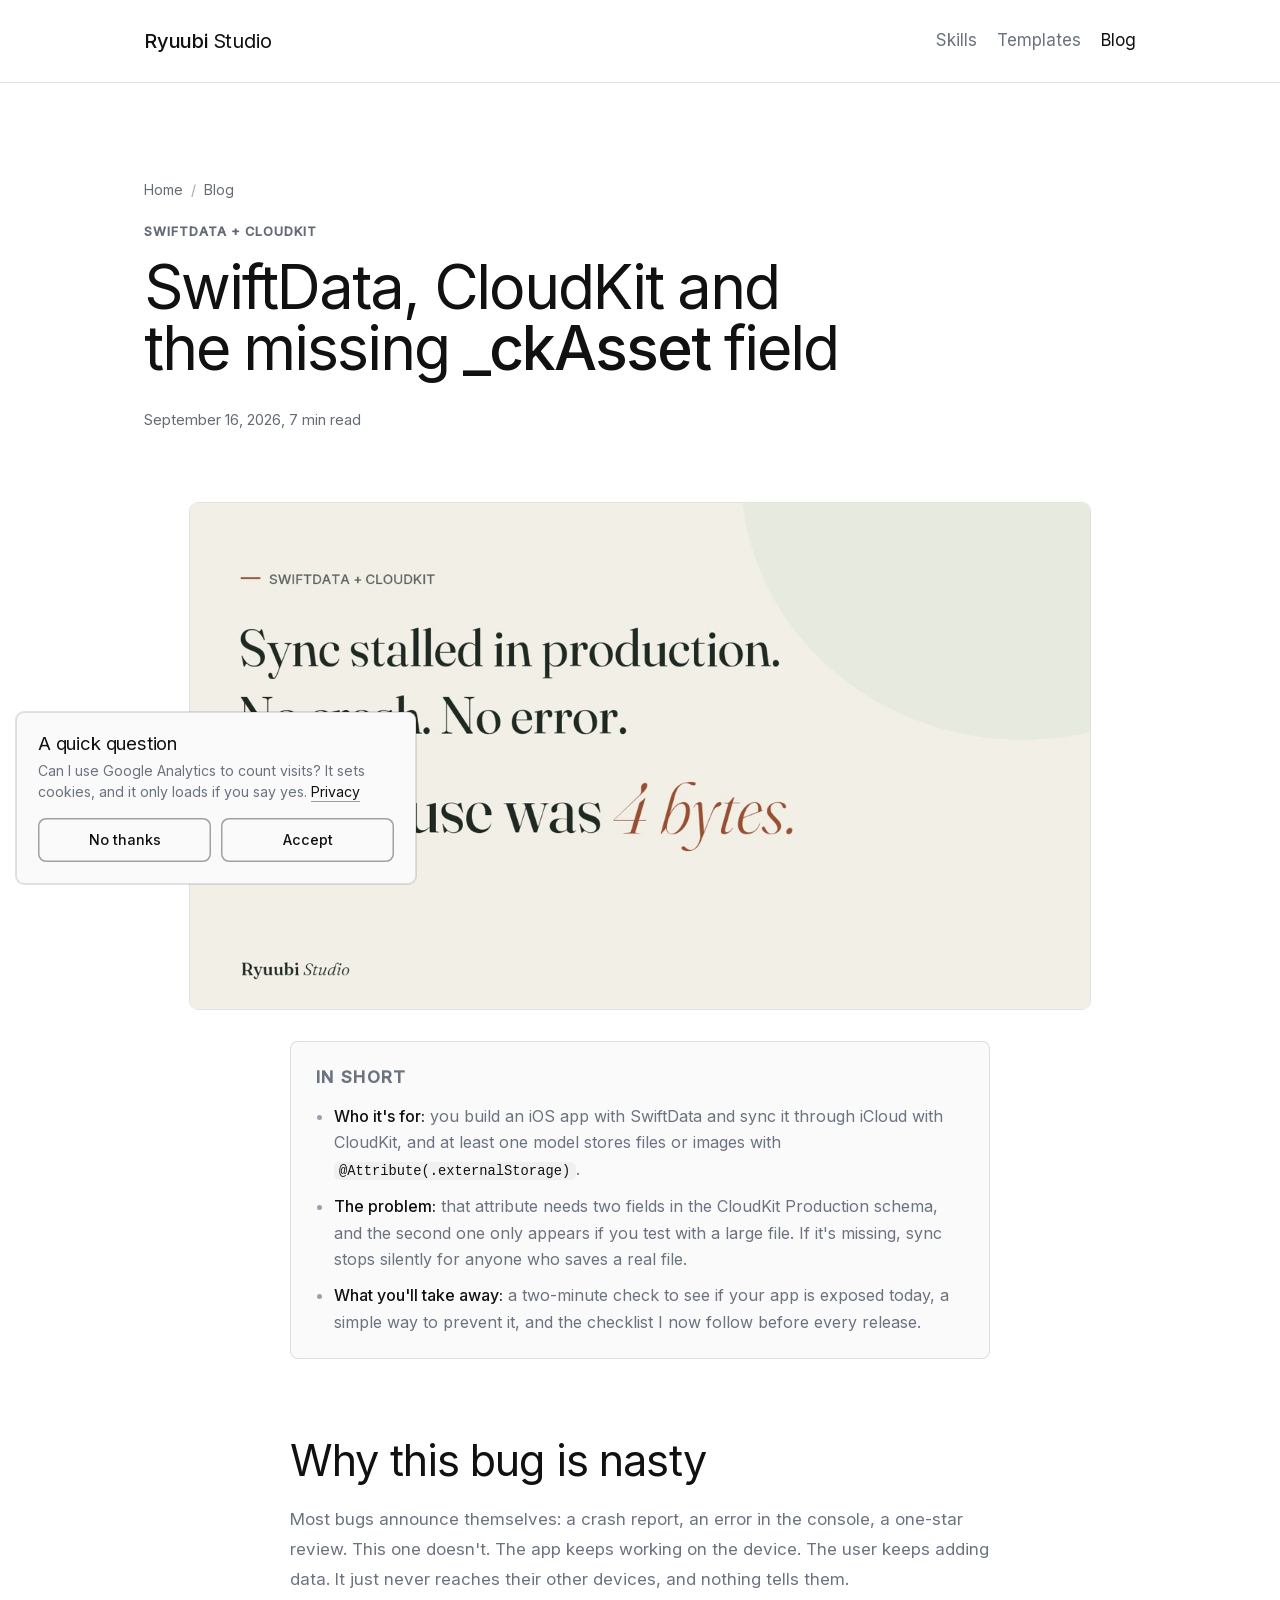
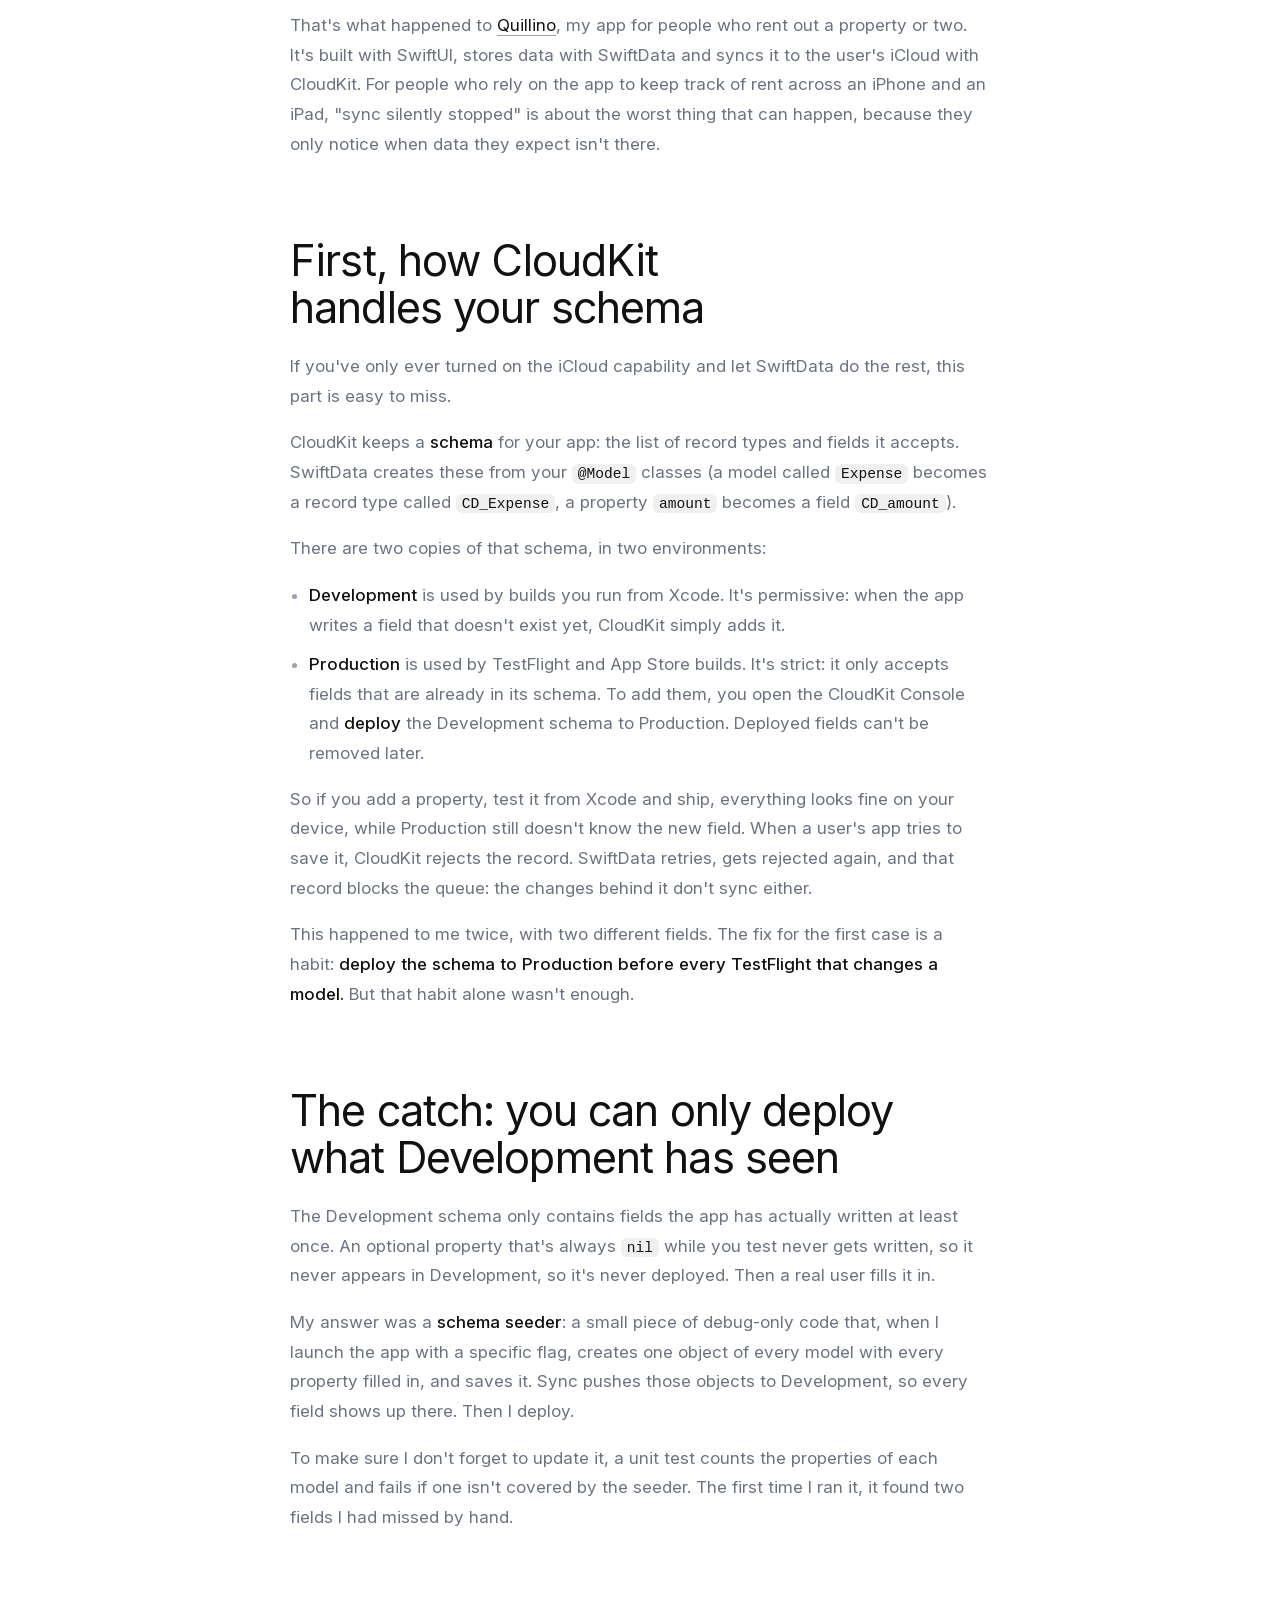
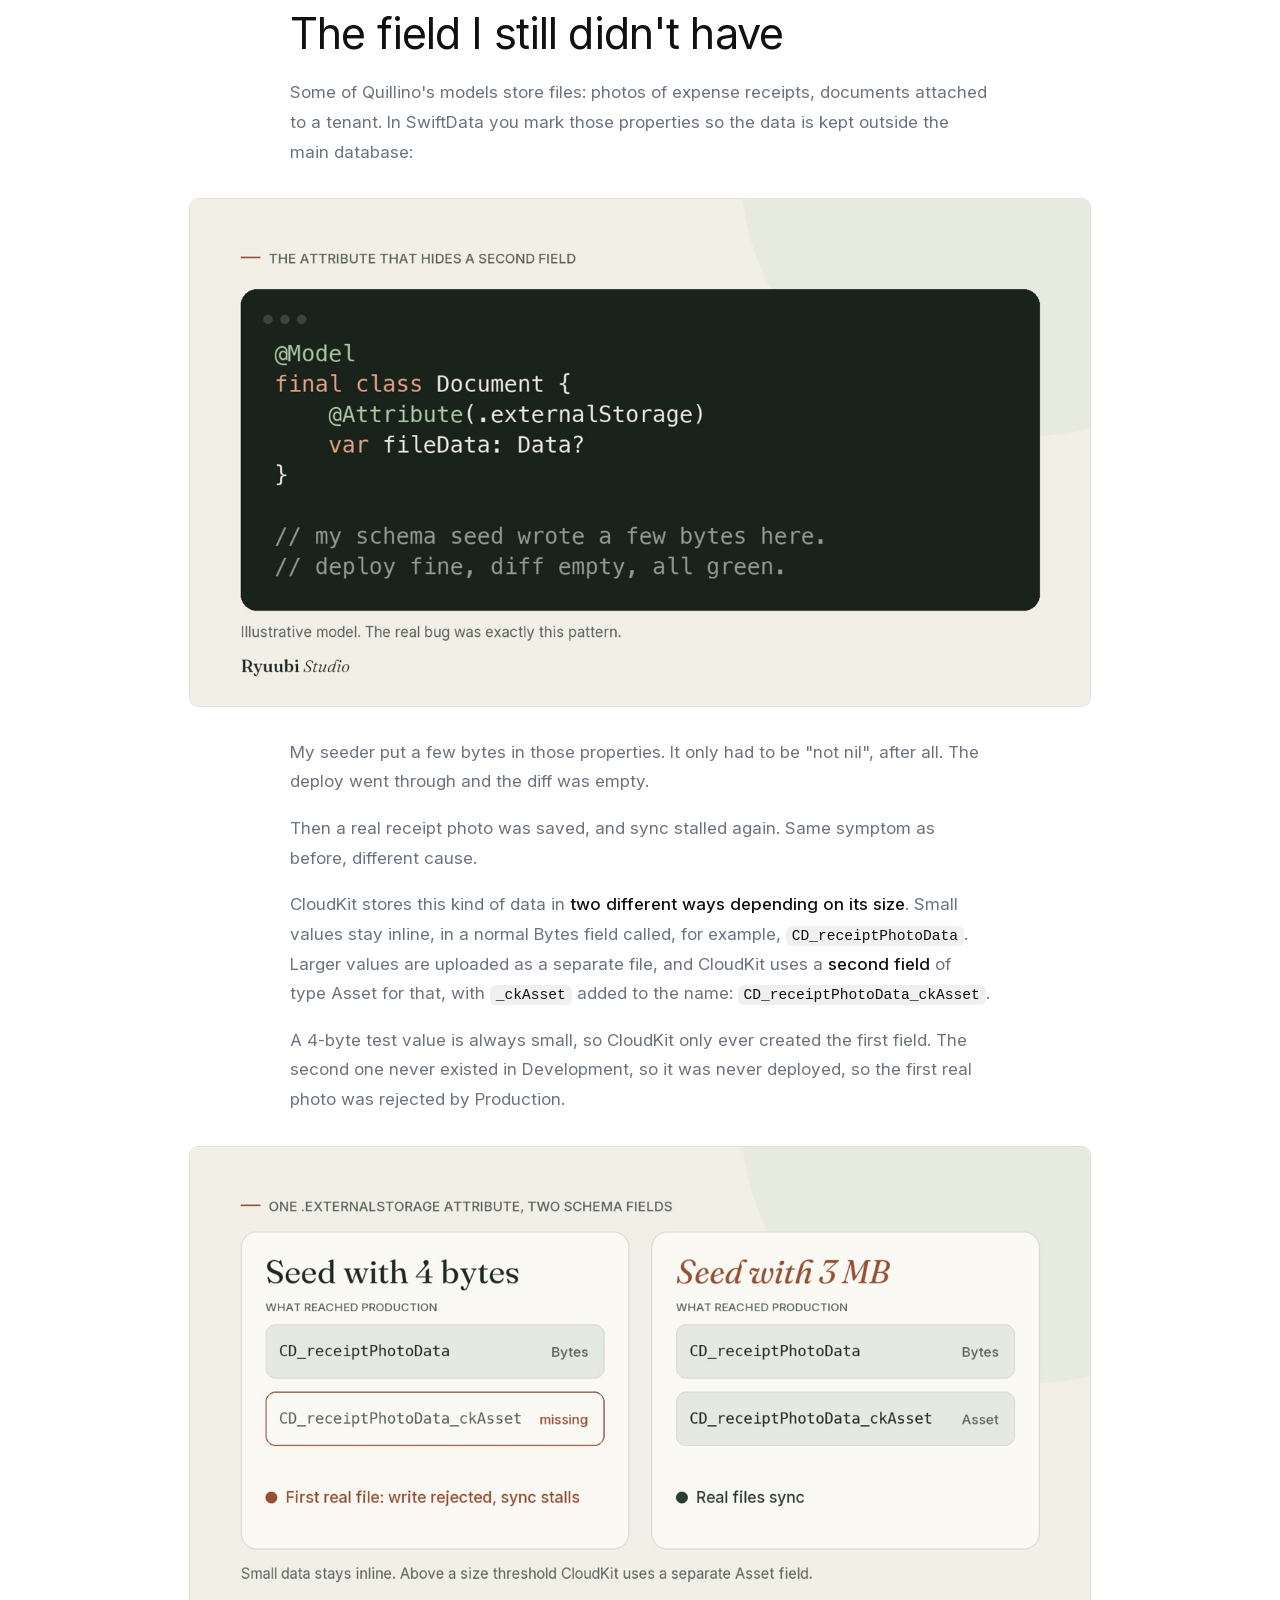
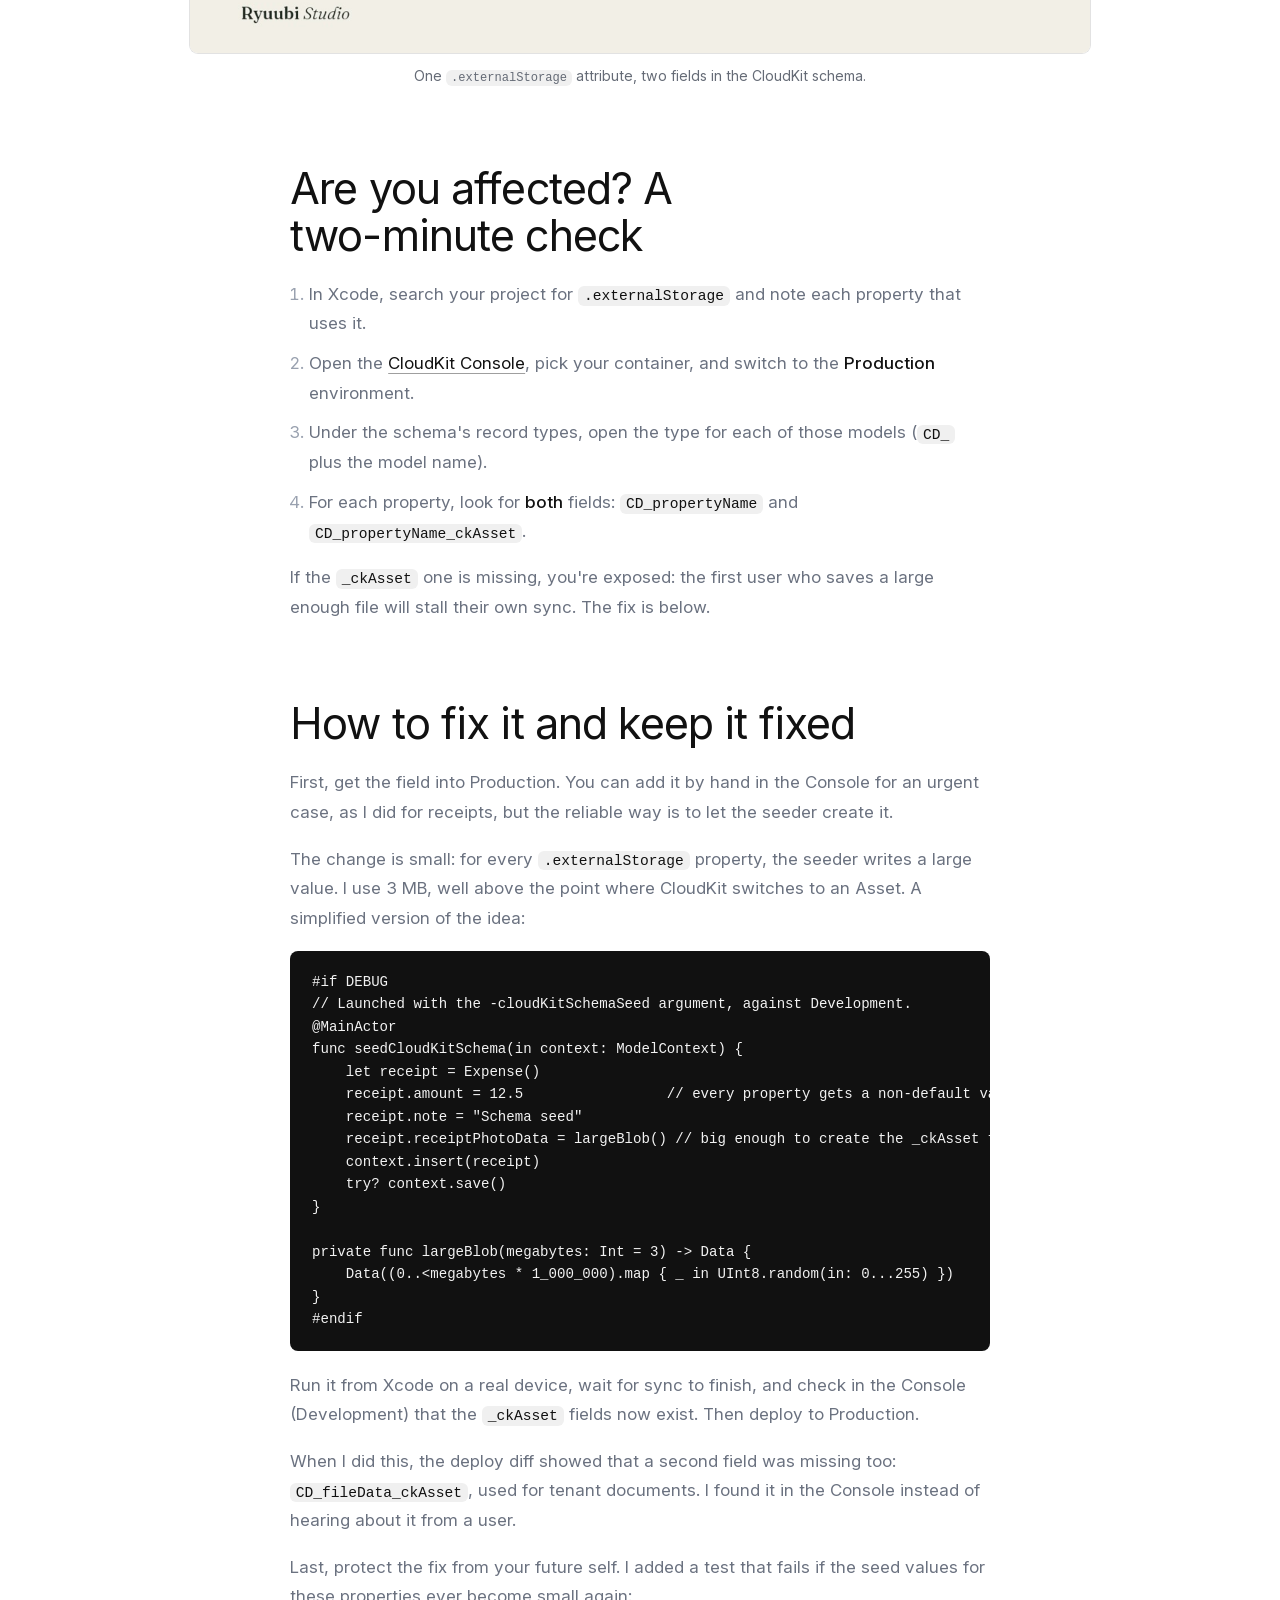
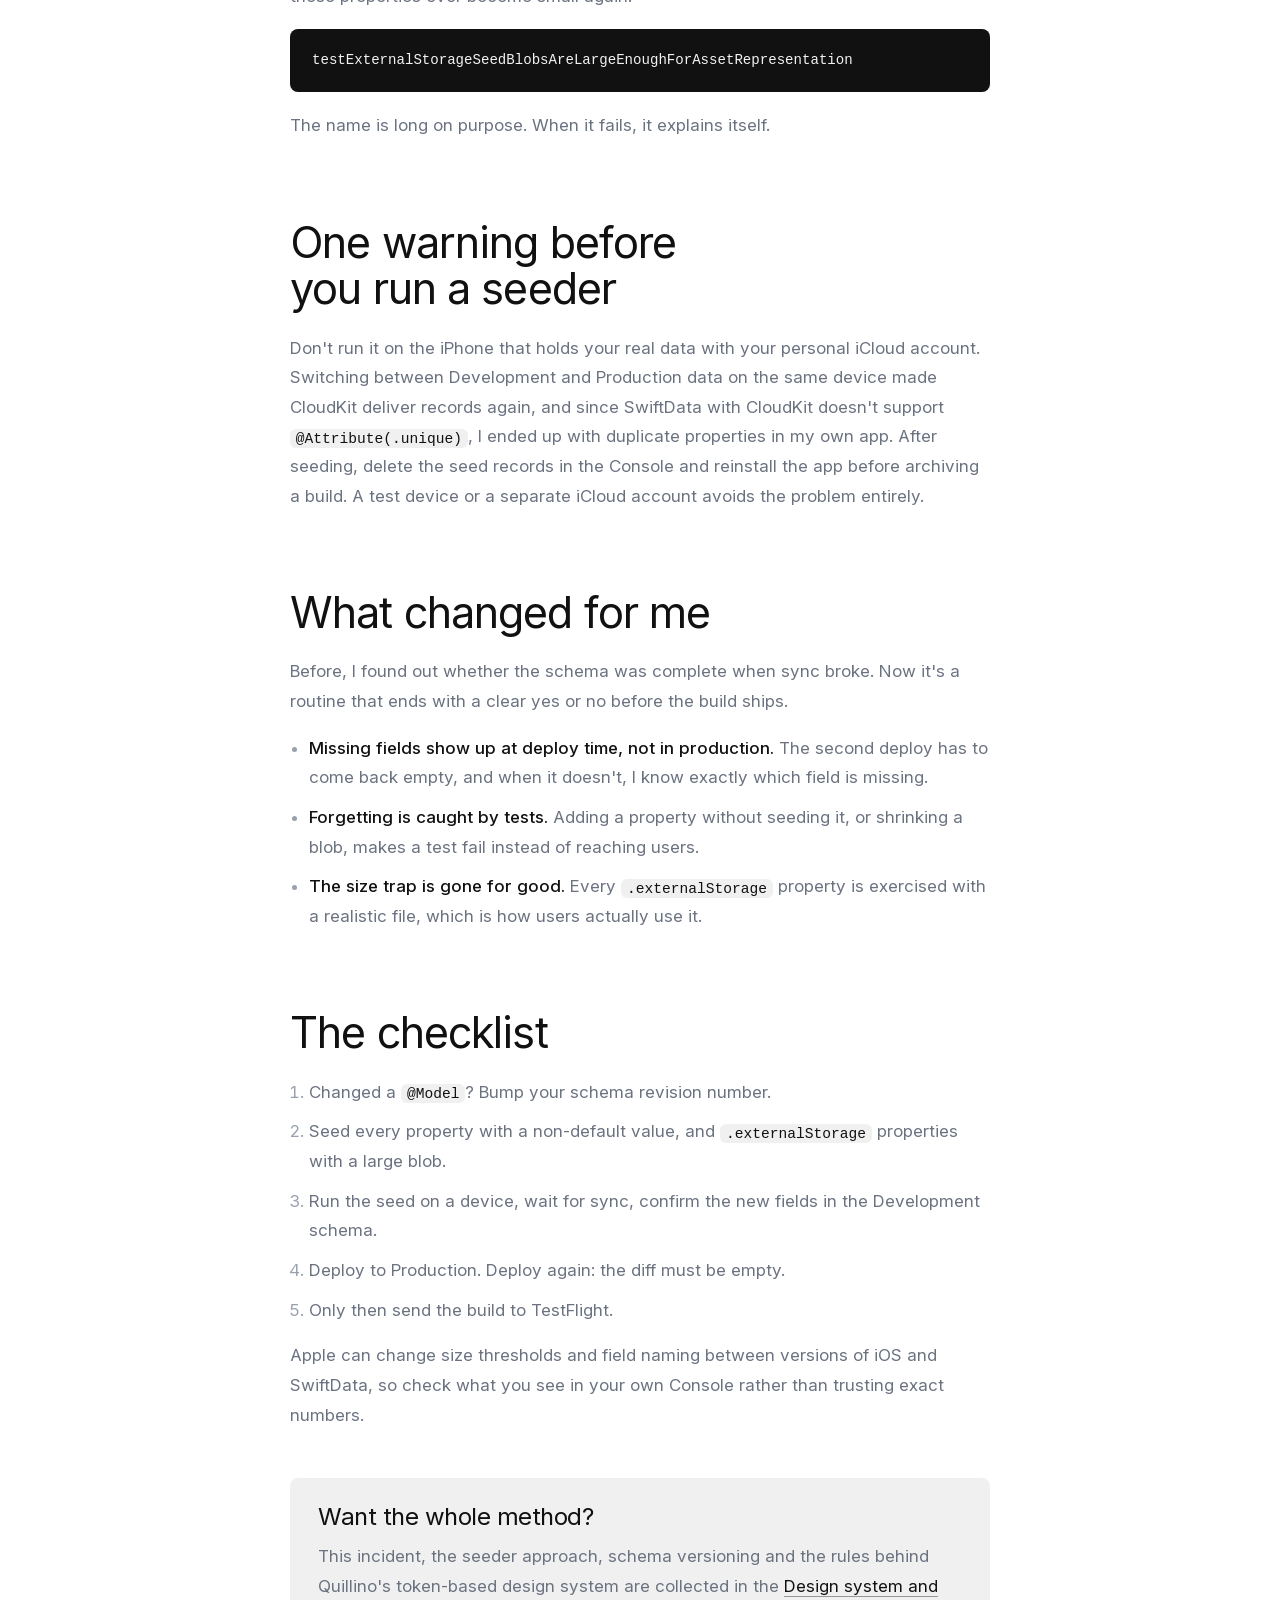
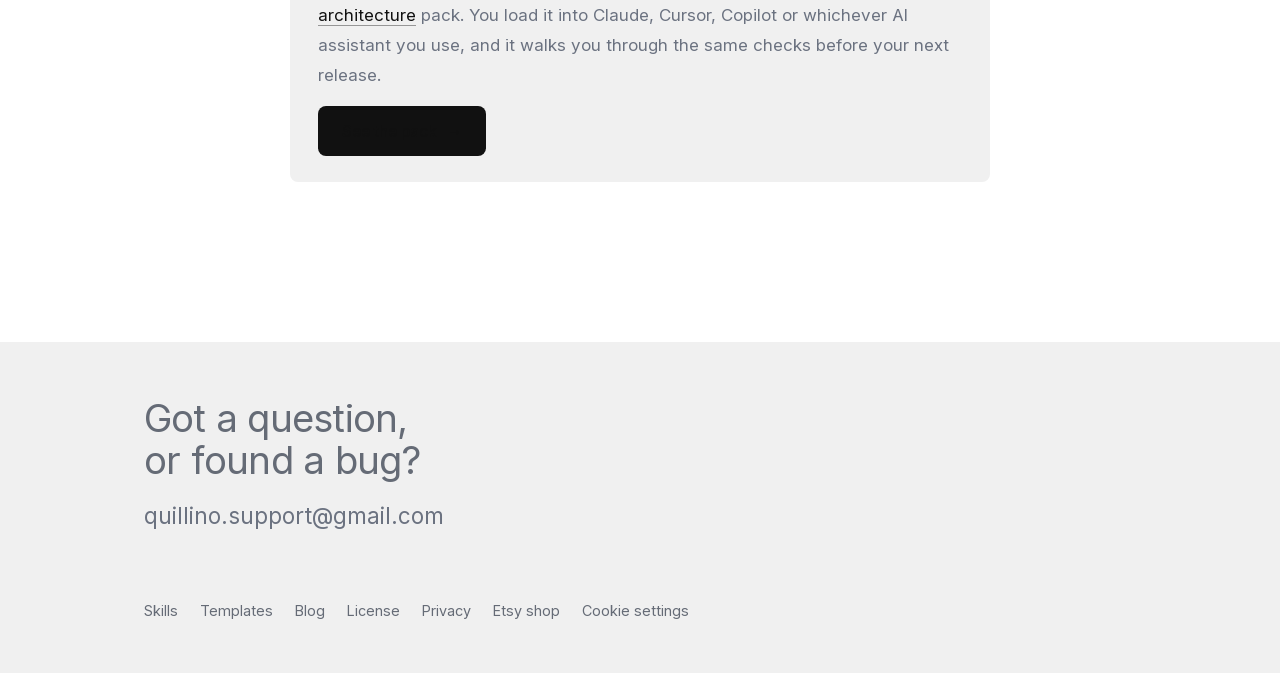
<file: swiftdata-cloudkit-externalstorage-ckasset.html>
<!DOCTYPE html>
<html lang="en">
<head>
<meta charset="UTF-8">
<meta name="viewport" content="width=device-width, initial-scale=1.0, viewport-fit=cover">
<title>SwiftData, CloudKit and the missing _ckAsset field | Ryuubi Studio</title>
<meta name="description" content="Why a SwiftData @Attribute(.externalStorage) property needs two fields in the CloudKit Production schema, how a 4-byte test seed hid the second one, and the checklist I use before every TestFlight.">
<link rel="canonical" href="https://matteolubinu.github.io/ryuubi-studio/swiftdata-cloudkit-externalstorage-ckasset.html">
<meta property="og:url" content="https://matteolubinu.github.io/ryuubi-studio/swiftdata-cloudkit-externalstorage-ckasset.html">
<meta name="color-scheme" content="light">
<meta name="theme-color" content="#ffffff">
<meta property="og:site_name" content="Ryuubi Studio">
<meta property="og:title" content="SwiftData, CloudKit and the missing _ckAsset field">
<meta property="og:description" content="Why a SwiftData @Attribute(.externalStorage) property needs two fields in the CloudKit Production schema, how a 4-byte test seed hid the second one, and the checklist I use before every TestFlight.">
<meta property="og:type" content="article">
<meta property="og:image" content="https://matteolubinu.github.io/ryuubi-studio/assets/blog/ckasset-01-cover.jpg">
<meta property="og:image:alt" content="Ryuubi Studio: real methods, from real apps.">
<meta name="twitter:card" content="summary_large_image">
<script>document.documentElement.classList.add("js");</script>
<link rel="icon" href="favicon.svg" type="image/svg+xml">
<link rel="icon" href="favicon-32.png" sizes="32x32" type="image/png">
<link rel="icon" href="favicon-16.png" sizes="16x16" type="image/png">
<link rel="apple-touch-icon" href="assets/apple-touch-icon.png">
<link rel="preload" href="fonts/inter-latin.woff2" as="font" type="font/woff2" crossorigin>
<link rel="stylesheet" href="style.css?v=1792339597">
<script src="site.js?v=1792339597" defer></script>
<script type="application/ld+json">{"@context": "https://schema.org", "@type": "BlogPosting", "headline": "SwiftData, CloudKit and the missing _ckAsset field", "description": "Why a SwiftData @Attribute(.externalStorage) property needs two fields in the CloudKit Production schema, how a 4-byte test seed hid the second one, and the checklist I use before every TestFlight.", "datePublished": "2026-09-16", "image": "https://matteolubinu.github.io/ryuubi-studio/assets/blog/ckasset-01-cover.jpg", "author": {"@type": "Organization", "name": "Ryuubi Studio"}, "publisher": {"@type": "Organization", "name": "Ryuubi Studio"}}</script>
</head>
<body>
<a class="skip" href="#main">Skip to content</a>

<header class="site-header">
  <div class="wrap">
    <a class="wordmark" href="index.html" aria-label="Ryuubi Studio, home"><span>Ryuubi</span> <span>Studio</span></a>
    <nav class="nav" aria-label="Main">
      <a href="skills.html">Skills</a>
      <a href="templates.html">Templates</a>
      <a href="blog.html" aria-current="page">Blog</a>
    </nav>
  </div>
</header>

<main id="main">
<article>
<header class="article-hero">
  <div class="wrap">
    <nav class="crumbs reveal" aria-label="Breadcrumb"><a href="index.html">Home</a><span aria-hidden="true">/</span><a href="blog.html">Blog</a></nav>
    <p class="eyebrow reveal">SwiftData + CloudKit</p>
    <h1 class="reveal" data-d="1">SwiftData, CloudKit and the missing <em>_ckAsset</em> field</h1>
    <p class="article-meta reveal" data-d="2"><time datetime="2026-09-16">September 16, 2026</time>, 7 min read</p>
  </div>
</header>

<div class="article">
  <div class="wrap">
    <figure class="figure reveal">
      <img src="assets/blog/ckasset-01-cover.jpg" width="1200" height="675" alt="Sync stalled in production. No crash. No error. The cause was 4 bytes.">
    </figure>

    <div class="prose">
      <div class="summary">
        <p class="kicker">In short</p>
        <ul>
          <li><strong>Who it's for:</strong> you build an iOS app with SwiftData and sync it through iCloud with CloudKit, and at least one model stores files or images with <code>@Attribute(.externalStorage)</code>.</li>
          <li><strong>The problem:</strong> that attribute needs two fields in the CloudKit Production schema, and the second one only appears if you test with a large file. If it's missing, sync stops silently for anyone who saves a real file.</li>
          <li><strong>What you'll take away:</strong> a two-minute check to see if your app is exposed today, a simple way to prevent it, and the checklist I now follow before every release.</li>
        </ul>
      </div>

      <h2>Why this bug is nasty</h2>
      <p>Most bugs announce themselves: a crash report, an error in the console, a one-star review. This one doesn't. The app keeps working on the device. The user keeps adding data. It just never reaches their other devices, and nothing tells them.</p>
      <p>That's what happened to <a href="https://apps.apple.com/it/app/quillino-gestione-affitti/id6774200347">Quillino</a>, my app for people who rent out a property or two. It's built with SwiftUI, stores data with SwiftData and syncs it to the user's iCloud with CloudKit. For people who rely on the app to keep track of rent across an iPhone and an iPad, "sync silently stopped" is about the worst thing that can happen, because they only notice when data they expect isn't there.</p>

      <h2>First, how CloudKit handles your schema</h2>
      <p>If you've only ever turned on the iCloud capability and let SwiftData do the rest, this part is easy to miss.</p>
      <p>CloudKit keeps a <strong>schema</strong> for your app: the list of record types and fields it accepts. SwiftData creates these from your <code>@Model</code> classes (a model called <code>Expense</code> becomes a record type called <code>CD_Expense</code>, a property <code>amount</code> becomes a field <code>CD_amount</code>).</p>
      <p>There are two copies of that schema, in two environments:</p>
      <ul>
        <li><strong>Development</strong> is used by builds you run from Xcode. It's permissive: when the app writes a field that doesn't exist yet, CloudKit simply adds it.</li>
        <li><strong>Production</strong> is used by TestFlight and App Store builds. It's strict: it only accepts fields that are already in its schema. To add them, you open the CloudKit Console and <strong>deploy</strong> the Development schema to Production. Deployed fields can't be removed later.</li>
      </ul>
      <p>So if you add a property, test it from Xcode and ship, everything looks fine on your device, while Production still doesn't know the new field. When a user's app tries to save it, CloudKit rejects the record. SwiftData retries, gets rejected again, and that record blocks the queue: the changes behind it don't sync either.</p>
      <p>This happened to me twice, with two different fields. The fix for the first case is a habit: <strong>deploy the schema to Production before every TestFlight that changes a model.</strong> But that habit alone wasn't enough.</p>

      <h2>The catch: you can only deploy what Development has seen</h2>
      <p>The Development schema only contains fields the app has actually written at least once. An optional property that's always <code>nil</code> while you test never gets written, so it never appears in Development, so it's never deployed. Then a real user fills it in.</p>
      <p>My answer was a <strong>schema seeder</strong>: a small piece of debug-only code that, when I launch the app with a specific flag, creates one object of every model with every property filled in, and saves it. Sync pushes those objects to Development, so every field shows up there. Then I deploy.</p>
      <p>To make sure I don't forget to update it, a unit test counts the properties of each model and fails if one isn't covered by the seeder. The first time I ran it, it found two fields I had missed by hand.</p>

      <h2>The field I still didn't have</h2>
      <p>Some of Quillino's models store files: photos of expense receipts, documents attached to a tenant. In SwiftData you mark those properties so the data is kept outside the main database:</p>
    </div>

    <figure class="figure reveal">
      <img src="assets/blog/ckasset-08-code.jpg" width="1200" height="675" loading="lazy" alt="Swift code: a SwiftData @Model class with @Attribute(.externalStorage) var fileData: Data?, and comments saying the schema seed wrote only a few bytes there.">
    </figure>

    <div class="prose">
      <p>My seeder put a few bytes in those properties. It only had to be "not nil", after all. The deploy went through and the diff was empty.</p>
      <p>Then a real receipt photo was saved, and sync stalled again. Same symptom as before, different cause.</p>
      <p>CloudKit stores this kind of data in <strong>two different ways depending on its size</strong>. Small values stay inline, in a normal Bytes field called, for example, <code>CD_receiptPhotoData</code>. Larger values are uploaded as a separate file, and CloudKit uses a <strong>second field</strong> of type Asset for that, with <code>_ckAsset</code> added to the name: <code>CD_receiptPhotoData_ckAsset</code>.</p>
      <p>A 4-byte test value is always small, so CloudKit only ever created the first field. The second one never existed in Development, so it was never deployed, so the first real photo was rejected by Production.</p>
    </div>

    <figure class="figure reveal">
      <img src="assets/blog/ckasset-10-ckasset.jpg" width="1200" height="675" loading="lazy" alt="Comparison. Seed with 4 bytes: only the Bytes field reaches Production, the _ckAsset field is missing and sync stalls. Seed with 3 MB: both the Bytes and the Asset field exist and real files sync.">
      <figcaption>One <code>.externalStorage</code> attribute, two fields in the CloudKit schema.</figcaption>
    </figure>

    <div class="prose">
      <h2>Are you affected? A two-minute check</h2>
      <ol>
        <li>In Xcode, search your project for <code>.externalStorage</code> and note each property that uses it.</li>
        <li>Open the <a href="https://icloud.developer.apple.com/">CloudKit Console</a>, pick your container, and switch to the <strong>Production</strong> environment.</li>
        <li>Under the schema's record types, open the type for each of those models (<code>CD_</code> plus the model name).</li>
        <li>For each property, look for <strong>both</strong> fields: <code>CD_propertyName</code> and <code>CD_propertyName_ckAsset</code>.</li>
      </ol>
      <p>If the <code>_ckAsset</code> one is missing, you're exposed: the first user who saves a large enough file will stall their own sync. The fix is below.</p>

      <h2>How to fix it and keep it fixed</h2>
      <p>First, get the field into Production. You can add it by hand in the Console for an urgent case, as I did for receipts, but the reliable way is to let the seeder create it.</p>
      <p>The change is small: for every <code>.externalStorage</code> property, the seeder writes a large value. I use 3 MB, well above the point where CloudKit switches to an Asset. A simplified version of the idea:</p>
      <pre><code>#if DEBUG
// Launched with the -cloudKitSchemaSeed argument, against Development.
@MainActor
func seedCloudKitSchema(in context: ModelContext) {
    let receipt = Expense()
    receipt.amount = 12.5                 // every property gets a non-default value
    receipt.note = "Schema seed"
    receipt.receiptPhotoData = largeBlob() // big enough to create the _ckAsset field
    context.insert(receipt)
    try? context.save()
}

private func largeBlob(megabytes: Int = 3) -&gt; Data {
    Data((0..&lt;megabytes * 1_000_000).map { _ in UInt8.random(in: 0...255) })
}
#endif</code></pre>
      <p>Run it from Xcode on a real device, wait for sync to finish, and check in the Console (Development) that the <code>_ckAsset</code> fields now exist. Then deploy to Production.</p>
      <p>When I did this, the deploy diff showed that a second field was missing too: <code>CD_fileData_ckAsset</code>, used for tenant documents. I found it in the Console instead of hearing about it from a user.</p>
      <p>Last, protect the fix from your future self. I added a test that fails if the seed values for these properties ever become small again:</p>
      <pre><code>testExternalStorageSeedBlobsAreLargeEnoughForAssetRepresentation</code></pre>
      <p>The name is long on purpose. When it fails, it explains itself.</p>

      <h2>One warning before you run a seeder</h2>
      <p>Don't run it on the iPhone that holds your real data with your personal iCloud account. Switching between Development and Production data on the same device made CloudKit deliver records again, and since SwiftData with CloudKit doesn't support <code>@Attribute(.unique)</code>, I ended up with duplicate properties in my own app. After seeding, delete the seed records in the Console and reinstall the app before archiving a build. A test device or a separate iCloud account avoids the problem entirely.</p>

      <h2>What changed for me</h2>
      <p>Before, I found out whether the schema was complete when sync broke. Now it's a routine that ends with a clear yes or no before the build ships.</p>
      <ul>
        <li><strong>Missing fields show up at deploy time, not in production.</strong> The second deploy has to come back empty, and when it doesn't, I know exactly which field is missing.</li>
        <li><strong>Forgetting is caught by tests.</strong> Adding a property without seeding it, or shrinking a blob, makes a test fail instead of reaching users.</li>
        <li><strong>The size trap is gone for good.</strong> Every <code>.externalStorage</code> property is exercised with a realistic file, which is how users actually use it.</li>
      </ul>

      <h2>The checklist</h2>
      <ol>
        <li>Changed a <code>@Model</code>? Bump your schema revision number.</li>
        <li>Seed every property with a non-default value, and <code>.externalStorage</code> properties with a large blob.</li>
        <li>Run the seed on a device, wait for sync, confirm the new fields in the Development schema.</li>
        <li>Deploy to Production. Deploy again: the diff must be empty.</li>
        <li>Only then send the build to TestFlight.</li>
      </ol>
      <p>Apple can change size thresholds and field naming between versions of iOS and SwiftData, so check what you see in your own Console rather than trusting exact numbers.</p>

      <div class="callout-end">
        <h2>Want the whole method?</h2>
        <p>This incident, the seeder approach, schema versioning and the rules behind Quillino's token-based design system are collected in the <a href="design-system-architecture.html">Design system and architecture</a> pack. You load it into Claude, Cursor, Copilot or whichever AI assistant you use, and it walks you through the same checks before your next release.</p>
        <a class="btn" href="design-system-architecture.html">See the pack <span class="arr" aria-hidden="true">&rarr;</span></a>
      </div>
    </div>
  </div>
</div>
</article>
</main>

<footer class="site-footer">
  <div class="wrap">
    <div class="footer-statement">
      <h2>Got a question, <br>or found a bug?</h2>
      <a class="footer-email" href="mailto:quillino.support@gmail.com?subject=Ryuubi%20Studio">quillino.support@gmail.com</a>
    </div>
    <nav aria-label="Footer">
      <a href="skills.html">Skills</a>
      <a href="templates.html">Templates</a>
      <a href="blog.html">Blog</a>
      <a href="license.html">License</a>
      <a href="privacy.html">Privacy</a>
      <a href="https://www.etsy.com/shop/RyuubiStudio">Etsy shop</a>
      <button class="linklike" type="button" data-cookie-settings hidden>Cookie settings</button>
    </nav>
  </div>
</footer>

<div class="consent" data-consent role="dialog" aria-labelledby="consent-title" hidden>
  <h2 id="consent-title">A quick question</h2>
  <p>Can I use Google Analytics to count visits? It sets cookies, and it only loads if you say yes. <a class="link" href="privacy.html">Privacy</a></p>
  <div class="row">
    <button class="btn ghost" type="button" data-reject>No thanks</button>
    <button class="btn ghost" type="button" data-accept>Accept</button>
  </div>
</div>
</body>
</html>
</file>
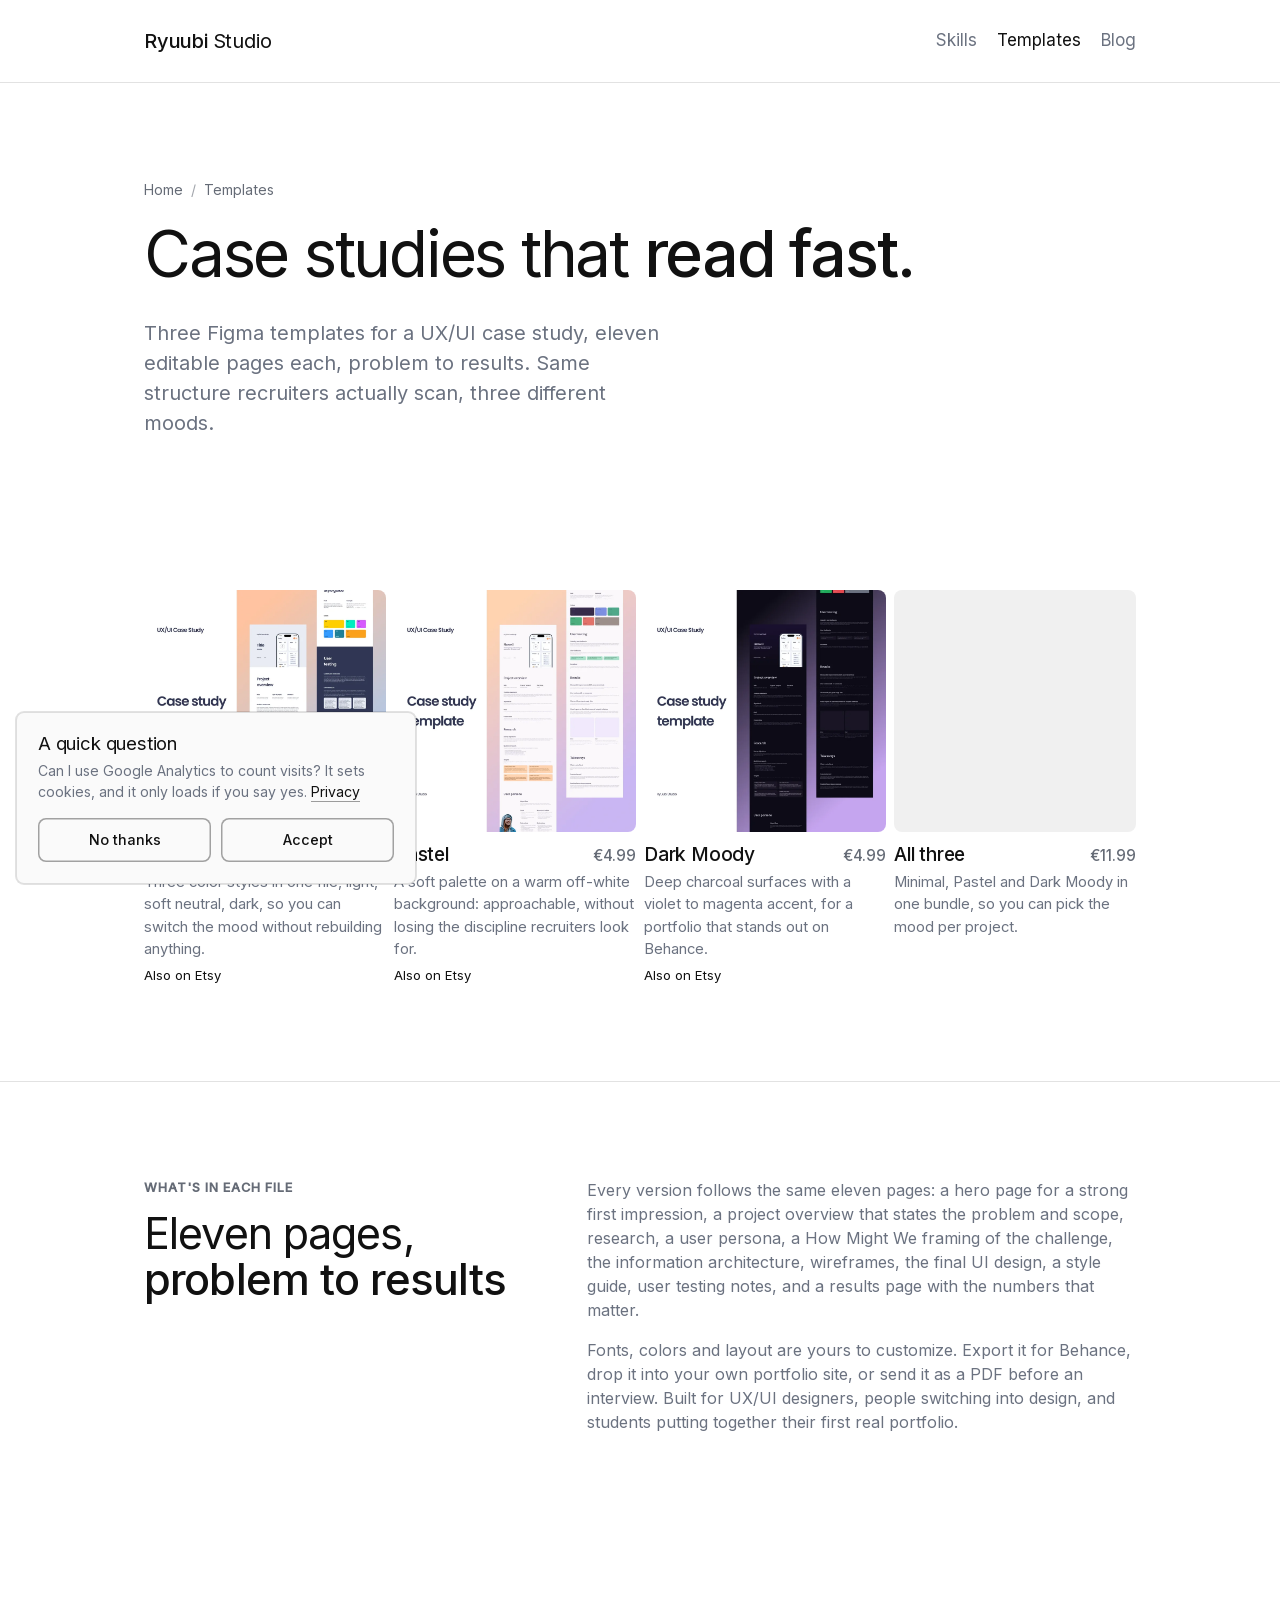
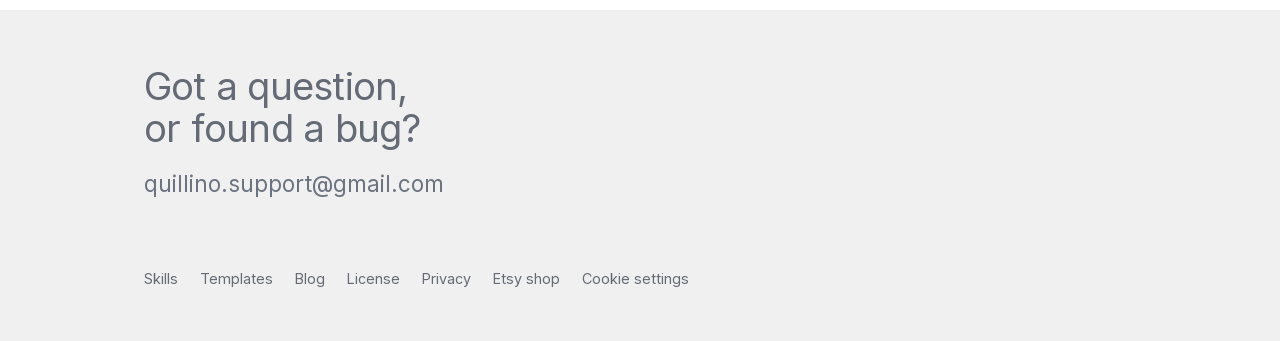
<file: templates.html>
<!DOCTYPE html>
<html lang="en">
<head>
<meta charset="UTF-8">
<meta name="viewport" content="width=device-width, initial-scale=1.0, viewport-fit=cover">
<title>Figma Case Study Templates | Ryuubi Studio</title>
<meta name="description" content="Three Figma templates for a UX/UI case study, Minimal, Pastel and Dark Moody: eleven editable pages from problem to results, built for a portfolio recruiters can scan fast. Also on Etsy.">
<link rel="canonical" href="https://matteolubinu.github.io/ryuubi-studio/templates.html">
<meta property="og:url" content="https://matteolubinu.github.io/ryuubi-studio/templates.html">
<meta name="color-scheme" content="light">
<meta name="theme-color" content="#ffffff">
<meta property="og:site_name" content="Ryuubi Studio">
<meta property="og:title" content="Figma Case Study Templates">
<meta property="og:description" content="Three Figma templates for a UX/UI case study, Minimal, Pastel and Dark Moody: eleven editable pages from problem to results, built for a portfolio recruiters can scan fast. Also on Etsy.">
<meta property="og:type" content="website">
<meta property="og:image" content="https://matteolubinu.github.io/ryuubi-studio/assets/og-image.png">
<meta property="og:image:alt" content="Ryuubi Studio: real methods, from real apps.">
<meta name="twitter:card" content="summary_large_image">
<script>document.documentElement.classList.add("js");</script>
<link rel="icon" href="favicon.svg" type="image/svg+xml">
<link rel="icon" href="favicon-32.png" sizes="32x32" type="image/png">
<link rel="icon" href="favicon-16.png" sizes="16x16" type="image/png">
<link rel="apple-touch-icon" href="assets/apple-touch-icon.png">
<link rel="preload" href="fonts/inter-latin.woff2" as="font" type="font/woff2" crossorigin>
<link rel="stylesheet" href="style.css?v=1792339597">
<script src="site.js?v=1792339597" defer></script>
</head>
<body>
<a class="skip" href="#main">Skip to content</a>

<header class="site-header">
  <div class="wrap">
    <a class="wordmark" href="index.html" aria-label="Ryuubi Studio, home"><span>Ryuubi</span> <span>Studio</span></a>
    <nav class="nav" aria-label="Main">
      <a href="skills.html">Skills</a>
      <a href="templates.html" aria-current="page">Templates</a>
      <a href="blog.html">Blog</a>
    </nav>
  </div>
</header>

<main id="main">
<section class="page-hero">
  <div class="wrap">
    <nav class="crumbs reveal" aria-label="Breadcrumb"><a href="index.html">Home</a><span aria-hidden="true">/</span>Templates</nav>
    <h1 class="reveal" data-d="1">Case studies that <em>read fast.</em></h1>
    <p class="lede reveal" data-d="2">Three Figma templates for a UX/UI case study, eleven editable pages each, problem to results. Same structure recruiters actually scan, three different moods.</p>
  </div>
</section>

<section class="section">
  <div class="wrap">
    <ul class="tpl-grid">
      <li class="tpl-card reveal">
        <a href="https://ryuubistudio.gumroad.com/l/minimal-figma-case-study-template">
          <div class="tpl-img"><img src="assets/templates/minimal.webp" width="900" height="900" loading="lazy" alt="Minimal Figma case study template: a light case study page with a phone mockup"></div>
          <div class="tpl-meta"><h3>Minimal</h3><span class="price">€4.99</span></div>
        </a>
        <p>Three color styles in one file, light, soft neutral, dark, so you can switch the mood without rebuilding anything.</p>
        <a class="tpl-etsy" href="https://www.etsy.com/shop/RyuubiStudio">Also on Etsy</a>
      </li>
      <li class="tpl-card reveal" data-d="1">
        <a href="https://ryuubistudio.gumroad.com/l/pastel-figma-case-study-template">
          <div class="tpl-img"><img src="assets/templates/pastel.webp" width="900" height="900" loading="lazy" alt="Pastel Figma case study template: a soft lilac, mint and peach case study page with a phone mockup"></div>
          <div class="tpl-meta"><h3>Pastel</h3><span class="price">€4.99</span></div>
        </a>
        <p>A soft palette on a warm off-white background: approachable, without losing the discipline recruiters look for.</p>
        <a class="tpl-etsy" href="https://www.etsy.com/shop/RyuubiStudio">Also on Etsy</a>
      </li>
      <li class="tpl-card reveal" data-d="2">
        <a href="https://ryuubistudio.gumroad.com/l/dark-moody-figma-case-study-template">
          <div class="tpl-img"><img src="assets/templates/dark-moody.webp" width="900" height="900" loading="lazy" alt="Dark Moody Figma case study template: a dark charcoal case study page with a phone mockup"></div>
          <div class="tpl-meta"><h3>Dark Moody</h3><span class="price">€4.99</span></div>
        </a>
        <p>Deep charcoal surfaces with a violet to magenta accent, for a portfolio that stands out on Behance.</p>
        <a class="tpl-etsy" href="https://www.etsy.com/shop/RyuubiStudio">Also on Etsy</a>
      </li>
      <li class="tpl-card reveal" data-d="3">
        <a href="https://ryuubistudio.gumroad.com/l/case-study-template-bundle">
          <div class="tpl-img" aria-hidden="true"></div>
          <div class="tpl-meta"><h3>All three</h3><span class="price">€11.99</span></div>
        </a>
        <p>Minimal, Pastel and Dark Moody in one bundle, so you can pick the mood per project.</p>
      </li>
    </ul>
  </div>
</section>

<section class="section">
  <div class="wrap explainer">
    <div class="reveal">
      <p class="kicker">What's in each file</p>
      <h2>Eleven pages, <em>problem to results</em></h2>
    </div>
    <div class="body reveal" data-d="1">
      <p>Every version follows the same eleven pages: a hero page for a strong first impression, a project overview that states the problem and scope, research, a user persona, a How Might We framing of the challenge, the information architecture, wireframes, the final UI design, a style guide, user testing notes, and a results page with the numbers that matter.</p>
      <p>Fonts, colors and layout are yours to customize. Export it for Behance, drop it into your own portfolio site, or send it as a PDF before an interview. Built for UX/UI designers, people switching into design, and students putting together their first real portfolio.</p>
    </div>
  </div>
</section>
</main>

<footer class="site-footer">
  <div class="wrap">
    <div class="footer-statement">
      <h2>Got a question, <br>or found a bug?</h2>
      <a class="footer-email" href="mailto:quillino.support@gmail.com?subject=Ryuubi%20Studio">quillino.support@gmail.com</a>
    </div>
    <nav aria-label="Footer">
      <a href="skills.html">Skills</a>
      <a href="templates.html">Templates</a>
      <a href="blog.html">Blog</a>
      <a href="license.html">License</a>
      <a href="privacy.html">Privacy</a>
      <a href="https://www.etsy.com/shop/RyuubiStudio">Etsy shop</a>
      <button class="linklike" type="button" data-cookie-settings hidden>Cookie settings</button>
    </nav>
  </div>
</footer>

<div class="consent" data-consent role="dialog" aria-labelledby="consent-title" hidden>
  <h2 id="consent-title">A quick question</h2>
  <p>Can I use Google Analytics to count visits? It sets cookies, and it only loads if you say yes. <a class="link" href="privacy.html">Privacy</a></p>
  <div class="row">
    <button class="btn ghost" type="button" data-reject>No thanks</button>
    <button class="btn ghost" type="button" data-accept>Accept</button>
  </div>
</div>
</body>
</html>
</file>
<file: style.css>
/* Ryuubi Studio: minimal, black and white */

/* ---------- Fonts (self-hosted, OFL license in fonts/) ---------- */

@font-face { font-family: "Inter"; font-style: normal; font-weight: 400 500; font-display: swap; src: url("fonts/inter-latin.woff2") format("woff2"); }

/* ---------- Token ---------- */

:root {
  --bg: #ffffff;
  --surface: #fafafa;
  --surface-2: #f0f0f0;
  --text: #111111;
  --muted: #6b7280;
  --muted-2: #656b76;
  --line: rgba(17, 17, 17, .12);
  --line-strong: rgba(17, 17, 17, .38);
  --accent: #111111;
  --accent-soft: #99a1af;
  --btn: #111111;
  --btn-hover: #000000;
  --btn-text: #ffffff;
  --chip: #f0f0f0;
  --chip-text: #111111;
  --shadow: 0 0 0 1px var(--line);
  --glow: none;
  --code-bg: #111111;
  --code-text: #f2f2f2;

  --serif: "Inter", -apple-system, BlinkMacSystemFont, "Segoe UI", Roboto, sans-serif;
  --sans: "Inter", -apple-system, BlinkMacSystemFont, "Segoe UI", Roboto, sans-serif;
  --mono: ui-monospace, "SF Mono", Menlo, Consolas, monospace;
  --ease: cubic-bezier(.2, .7, .2, 1);
  --wide: 1024px;
  --read: 660px;
  --r: 8px;
  color-scheme: light;
}

/* ---------- Base ---------- */

*, *::before, *::after { box-sizing: border-box; }
html { -webkit-text-size-adjust: 100%; }
@media (prefers-reduced-motion: no-preference) { html { scroll-behavior: smooth; } }

body {
  margin: 0;
  background: var(--bg);
  color: var(--text);
  font: 400 16px/1.5 var(--sans);
  -webkit-font-smoothing: antialiased;
  text-rendering: optimizeLegibility;
  transition: background-color .4s var(--ease), color .4s var(--ease);
}

img { max-width: 100%; height: auto; display: block; }
a { color: inherit; text-decoration-color: var(--line-strong); text-underline-offset: 4px; text-decoration-thickness: 1px; transition: color .2s, text-decoration-color .2s; }
a:hover { color: var(--accent); text-decoration-color: currentColor; }
.prose a, .link { color: var(--accent); text-decoration-color: color-mix(in srgb, var(--accent) 40%, transparent); }

:focus-visible { outline: 2px solid var(--accent); outline-offset: 3px; border-radius: 6px; }
::selection { background: var(--text); color: var(--bg); }

h1, h2, h3 { font-family: var(--sans); font-weight: 400; letter-spacing: -.02em; line-height: 1.08; margin: 0 0 .5em; text-wrap: balance; }
h1 { font-size: 2.5rem; letter-spacing: -.035em; line-height: 1.05; font-weight: 400; }
@media (min-width: 768px) { h1 { font-size: 4rem; line-height: 1.0; } }
h2 { font-size: clamp(1.9rem, 3.6vw, 2.7rem); font-weight: 400; }
h3 { font-size: 1.35rem; font-weight: 500; letter-spacing: -.01em; }
h1 em, h2 em { font-style: normal; font-weight: 500; color: inherit; }
p { margin: 0 0 1em; }
code { font-family: var(--mono); font-size: .86em; background: var(--surface-2); padding: .12em .4em; border-radius: 6px; overflow-wrap: anywhere; }

.wrap { max-width: var(--wide); margin: 0 auto; padding: 0 16px; }

.visually-hidden { position: absolute !important; width: 1px; height: 1px; overflow: hidden; clip: rect(0 0 0 0); white-space: nowrap; }
.skip { position: absolute; left: 12px; top: -60px; z-index: 100; background: var(--btn); color: var(--btn-text); padding: 10px 16px; border-radius: 10px; }
.skip:focus { top: 12px; color: var(--btn-text); }

/* ---------- Header ---------- */

.site-header { background: var(--bg); border-bottom: 1px solid var(--line); }
.site-header .wrap { display: flex; align-items: center; justify-content: space-between; gap: 16px; padding-top: 20px; padding-bottom: 20px; }

.wordmark { font-weight: 500; font-size: 1.25rem; letter-spacing: -.01em; text-decoration: none; color: var(--text); }
.wordmark span + span { font-weight: 400; }
.wordmark:hover { color: inherit; }

.nav { display: flex; align-items: center; gap: 20px; }
.nav a { text-decoration: none; font-size: 1.0625rem; color: var(--muted); padding: 8px 0; min-height: 36px; display: inline-flex; align-items: center; }
.nav a:hover { color: var(--text); }
.nav a[aria-current="page"] { color: var(--text); }


/* ---------- Buttons ---------- */

.btn { font: 500 .96rem/1 var(--sans); display: inline-flex; align-items: center; justify-content: center; gap: 10px; min-height: 50px; padding: 0 24px; border-radius: 8px; border: 0; background: var(--btn); color: var(--btn-text); text-decoration: none; cursor: pointer; transition: transform .3s var(--ease), box-shadow .3s var(--ease), background-color .2s, color .2s; white-space: nowrap; }
.btn:hover { color: var(--btn-text); background: var(--btn-hover); transform: translateY(-2px); }
.btn:active { transform: translateY(0); }
.btn .arr { transition: transform .3s var(--ease); }
.btn:hover .arr { transform: translateX(3px); }
.btn.ghost { background: transparent; color: var(--text); box-shadow: inset 0 0 0 1.5px var(--line-strong); }
.btn.ghost:hover { box-shadow: inset 0 0 0 1.5px var(--text); background: var(--text); color: var(--bg); }
.btn.wide { width: 100%; }

/* Checkout not open yet */
.btn[aria-disabled="true"] { background: var(--surface-2); color: var(--muted-2); cursor: not-allowed; transform: none; box-shadow: none; }
.btn[aria-disabled="true"]:hover { background: var(--surface-2); color: var(--muted-2); }
.dot { width: 7px; height: 7px; border-radius: 50%; background: var(--accent-soft); flex: none; }
.btn[aria-disabled="true"] .dot { animation: pulse 2.2s ease-in-out infinite; }
.btn:not([aria-disabled="true"]) .dot { display: none; }

/* ---------- Hero ---------- */

.hero { background: var(--glow); padding: 48px 0 64px; }
@media (min-width: 768px) { .hero { padding: 96px 0 96px; } }
.hero-grid { display: grid; grid-template-columns: 1.2fr .9fr; gap: clamp(32px, 6vw, 80px); align-items: center; }
.eyebrow { font-size: .8rem; font-weight: 600; letter-spacing: .08em; text-transform: uppercase; color: var(--muted-2); margin: 0 0 16px; }
.lede { font-size: 1.25rem; color: var(--muted); max-width: 520px; margin: 24px 0 34px; }
.ctas { display: flex; gap: 12px; flex-wrap: wrap; }
.hero-note { margin: 22px 0 0; font-size: .9rem; color: var(--muted-2); }

@media (max-width: 767px) { .hero-grid { grid-template-columns: 1fr; } }

/* File card */
.file-card { background: var(--surface); border-radius: var(--r); box-shadow: var(--shadow); overflow: hidden; transition: transform .6s var(--ease); }
.file-card:hover { transform: translateY(-4px) rotate(-.4deg); }
.file-bar { display: flex; align-items: center; gap: 7px; padding: 14px 18px; border-bottom: 1px solid var(--line); font-family: var(--mono); font-size: .76rem; color: var(--muted-2); }
.file-bar i { width: 10px; height: 10px; border-radius: 50%; background: var(--surface-2); display: inline-block; }
.file-bar span { margin-left: 8px; }
.file-body { padding: 22px 24px 8px; }
.tree { list-style: none; margin: 0; padding: 0; font-family: var(--mono); font-size: .84rem; }
.tree li { display: flex; justify-content: space-between; gap: 12px; padding: 9px 0; border-bottom: 1px dashed var(--line); }
.tree li:last-child { border-bottom: 0; }
.tree .n { color: var(--text); overflow-wrap: anywhere; }
.tree .k { color: var(--muted-2); font-family: var(--sans); font-size: .78rem; white-space: nowrap; }
.tree .indent { padding-left: 18px; }
.file-quote { margin: 8px 24px 0; padding: 18px 0 22px; border-top: 1px solid var(--line); font-size: 1.05rem; line-height: 1.4; font-style: normal; font-weight: 500; }

/* ---------- Sections ---------- */

.section { padding: 64px 0; }
@media (min-width: 768px) { .section { padding: 96px 0; } }
.section + .section { border-top: 1px solid var(--line); }
.section-head { display: flex; justify-content: space-between; align-items: end; gap: 24px; flex-wrap: wrap; margin-bottom: 36px; }
.section-head h2 { margin: 0; max-width: 700px; }
.section-head p { margin: 0; color: var(--muted); max-width: 420px; }
.kicker { font-size: .8rem; font-weight: 600; letter-spacing: .08em; text-transform: uppercase; color: var(--muted-2); margin: 0 0 12px; }

/* Pack list: a card grid, one bordered box per item */
.packs { list-style: none; margin: 0; padding: 0; display: grid; grid-template-columns: repeat(auto-fit, minmax(230px, 1fr)); gap: 8px; }
.pack a { display: flex; flex-direction: column; gap: 20px; height: 100%; padding: 24px; border: 1px solid var(--line); border-radius: 8px; text-decoration: none; transition: border-color .25s, transform .25s var(--ease); }
.pack a:hover { border-color: var(--line-strong); transform: translateY(-2px); color: inherit; }
.pack .num { font-style: normal; font-weight: 400; color: var(--muted-2); font-size: .875rem; }
.pack h3 { font-size: 1.75rem; font-weight: 500; margin: 8px 0 0; letter-spacing: -.02em; }
.pack .punch { font-size: 1.0625rem; font-weight: 500; color: var(--text); margin: 8px 0 0; }
.pack p { margin: 0; color: var(--muted); font-size: 1.0625rem; }
.pack .meta { display: flex; gap: 8px; flex-wrap: wrap; margin-top: 14px; }
.chip { font-size: .72rem; font-weight: 500; letter-spacing: .04em; background: var(--chip); color: var(--chip-text); padding: 4px 10px; border-radius: 999px; }
.pack .price { margin-top: auto; padding-top: 4px; font-size: 1.4rem; font-weight: 500; letter-spacing: -.02em; display: flex; align-items: center; justify-content: space-between; gap: 14px; }
.pack .price .arr { font-family: var(--sans); font-size: 1.1rem; color: var(--muted-2); transition: transform .4s var(--ease), color .3s; }
.pack a:hover .arr { transform: translateX(6px); color: var(--text); }
.pack.bundle a { background: var(--surface-2); border-color: transparent; }

/* Template grid: an image card per item, like a portfolio work grid */
.tpl-grid { list-style: none; margin: 0; padding: 0; display: grid; grid-template-columns: repeat(auto-fit, minmax(200px, 1fr)); gap: 8px; }
.tpl-card a { display: block; text-decoration: none; color: inherit; }
.tpl-img { aspect-ratio: 1 / 1; border-radius: 8px; overflow: hidden; background: var(--surface-2); margin-bottom: 12px; }
.tpl-img img { width: 100%; height: 100%; object-fit: cover; transition: transform .5s var(--ease); }
.tpl-card a:hover .tpl-img img { transform: scale(1.02); }
.tpl-meta { display: flex; justify-content: space-between; align-items: baseline; gap: 8px; margin-bottom: 4px; }
.tpl-meta h3 { font-size: 1.2rem; font-weight: 500; margin: 0; letter-spacing: -.01em; }
.tpl-meta .price { font-weight: 500; color: var(--muted-2); font-size: .95rem; }
.tpl-card p { margin: 0; color: var(--muted); font-size: .92rem; }
.tpl-etsy { display: inline-block; margin-top: 6px; font-size: .82rem; color: var(--muted-2); text-decoration-color: var(--line-strong); }
.tpl-etsy:hover { color: var(--text); }

/* Proof: real apps */
.apps { display: grid; grid-template-columns: repeat(auto-fit, minmax(300px, 1fr)); gap: 20px; }
.app { display: flex; gap: 20px; background: var(--surface); border-radius: var(--r); padding: 26px; box-shadow: var(--shadow); }
.app img { width: 64px; height: 64px; border-radius: 8px; flex: none; }
.app h3 { margin: 0 0 6px; }
.app p { color: var(--muted); font-size: .95rem; margin: 0 0 12px; }
.app .links { display: flex; gap: 18px; font-size: .92rem; }

/* Steps */
.steps { list-style: none; margin: 0; padding: 0; display: grid; grid-template-columns: repeat(auto-fit, minmax(240px, 1fr)); gap: 40px; counter-reset: s; }
.steps li { counter-increment: s; border-top: 1px solid var(--line-strong); padding-top: 22px; }
.steps li::before { content: counter(s, decimal-leading-zero); font-style: normal; font-weight: 500; color: var(--muted-2); font-size: 1rem; display: block; margin-bottom: 14px; }
.steps h3 { margin-bottom: 8px; }
.steps p { color: var(--muted); margin: 0; font-size: .97rem; }

/* FAQ */
.faq { max-width: 820px; border-top: 1px solid var(--line); }
.faq details { border-bottom: 1px solid var(--line); }
.faq summary { list-style: none; cursor: pointer; display: flex; justify-content: space-between; align-items: center; gap: 20px; padding: 22px 0; font-size: 1.1rem; font-weight: 500; letter-spacing: -.01em; }
.faq summary::-webkit-details-marker { display: none; }
.faq summary::after { content: "+"; font-family: var(--sans); font-weight: 300; font-size: 1.6rem; color: var(--muted-2); transition: transform .35s var(--ease); }
.faq details[open] summary::after { transform: rotate(45deg); }
.faq details p { color: var(--muted); margin: -4px 0 22px; max-width: 680px; }

/* Closing band */
.closing { background: var(--surface-2); border-radius: 8px; padding: clamp(40px, 7vw, 80px); display: grid; grid-template-columns: 1.3fr auto; gap: 32px; align-items: center; }
.closing h2 { margin: 0 0 10px; }
.closing p { margin: 0; color: var(--muted); max-width: 520px; }
@media (max-width: 760px) { .closing { grid-template-columns: 1fr; } }

/* ---------- Category page ---------- */

.page-hero { padding: 48px 0 32px; background: var(--glow); }
@media (min-width: 768px) { .page-hero { padding: 96px 0 56px; } }
.page-hero h1 { font-size: clamp(2.4rem, 5.5vw, 4rem); }
.page-hero .lede { margin-bottom: 0; }
.crumbs { font-size: .88rem; color: var(--muted-2); margin: 0 0 22px; }
.crumbs a { text-decoration: none; }
.crumbs a:hover { text-decoration: underline; }
.crumbs span[aria-hidden] { margin: 0 8px; opacity: .6; }

.explainer { display: grid; grid-template-columns: .8fr 1.2fr; gap: clamp(28px, 6vw, 80px); }
.explainer .body p, .explainer .body li { color: var(--muted); }
.explainer .body ul { padding-left: 1.1em; margin: 0 0 1em; }
.explainer .body li { margin-bottom: 8px; }
.explainer .body strong { color: var(--text); font-weight: 500; }
@media (max-width: 767px) { .explainer { grid-template-columns: 1fr; } }

/* ---------- Product page ---------- */

.product-top { padding: 40px 0 0; background: var(--glow); }
@media (min-width: 768px) { .product-top { padding: 80px 0 0; } }
.product-grid { display: grid; grid-template-columns: minmax(0, 1fr) 360px; gap: clamp(32px, 6vw, 88px); align-items: start; }
.product-main { padding-bottom: 40px; }
.product-main h1 { font-size: clamp(2.4rem, 5.2vw, 3.9rem); }
.facts { display: flex; flex-wrap: wrap; gap: 8px; margin: 26px 0 0; padding: 0; list-style: none; }
.facts li { font-size: .82rem; background: var(--surface); box-shadow: inset 0 0 0 1px var(--line); padding: 6px 12px; border-radius: 999px; color: var(--muted-2); }
.facts strong { color: var(--text); font-weight: 500; }

.buy-card { position: sticky; top: 20px; background: var(--surface); border-radius: 8px; padding: 28px; box-shadow: var(--shadow); }
.buy-card .price { font-size: 2.8rem; font-weight: 500; letter-spacing: -.03em; line-height: 1; display: flex; align-items: baseline; gap: 8px; }
.buy-card .price small { font: 500 .78rem var(--sans); color: var(--muted-2); letter-spacing: .06em; }
.buy-card .sub { color: var(--muted); font-size: .9rem; margin: 10px 0 22px; }
.buy-card ul { list-style: none; margin: 22px 0 0; padding: 20px 0 0; border-top: 1px solid var(--line); font-size: .92rem; }
.buy-card li { display: flex; gap: 10px; padding: 5px 0; }
.buy-card li svg { width: 18px; height: 18px; flex: none; margin-top: 3px; color: var(--accent); }
.buy-card .bundle-link { display: block; margin-top: 18px; padding-top: 16px; border-top: 1px solid var(--line); font-size: .9rem; color: var(--muted); text-decoration: none; }
.buy-card .bundle-link strong { color: var(--text); font-weight: 500; }
.buy-card .bundle-link:hover strong { color: var(--accent); }
.buy-card .note { font-size: .8rem; color: var(--muted-2); margin: 14px 0 0; text-align: center; }

@media (max-width: 767px) {
  .product-grid { grid-template-columns: 1fr; }
  .buy-card { position: static; }
}

.block { padding: 64px 0; border-top: 1px solid var(--line); }
@media (min-width: 768px) { .block { padding: 96px 0; } }
.block:first-child { border-top: 0; }
.block h2 { font-size: clamp(1.7rem, 3vw, 2.3rem); }
.prose { max-width: var(--read); }
.prose p, .prose li { color: var(--muted); }
.prose strong { color: var(--text); font-weight: 500; }
.prose ul, .prose ol { padding-left: 1.2em; margin: 0 0 1em; }
.prose li { margin-bottom: 10px; }
.prose li::marker { color: var(--accent-soft); }

.files { list-style: none; margin: 24px 0 0; padding: 0; display: grid; gap: 1px; background: var(--line); border-radius: var(--r); overflow: hidden; box-shadow: inset 0 0 0 1px var(--line); }
.files li { background: var(--surface); padding: 20px 22px; }
.files .fname { font-family: var(--mono); font-size: .84rem; font-weight: 500; display: block; margin-bottom: 6px; overflow-wrap: anywhere; }
.files p { margin: 0; color: var(--muted); font-size: .95rem; }

.quote { margin: 26px 0 0; padding: 4px 0 4px 24px; border-left: 2px solid var(--line-strong); }
.quote p { font-size: clamp(1.2rem, 2vw, 1.4rem); font-weight: 500; line-height: 1.35; letter-spacing: -.01em; color: var(--text); margin: 0 0 10px; }
.quote cite { font-style: normal; font-family: var(--mono); font-size: .76rem; color: var(--muted-2); }

.fit { display: grid; grid-template-columns: repeat(auto-fit, minmax(250px, 1fr)); gap: 16px; margin-top: 20px; }
.fit > div { background: var(--surface); border-radius: var(--r); padding: 22px 24px; box-shadow: inset 0 0 0 1px var(--line); }
.fit h3 { font-size: 1.1rem; margin-bottom: 10px; }
.fit ul { margin: 0; padding-left: 1.1em; color: var(--muted); font-size: .95rem; }
.fit li { margin-bottom: 8px; }
.fit li::marker { color: var(--accent-soft); }

.table-scroll { overflow-x: auto; margin-top: 20px; border-radius: 8px; box-shadow: inset 0 0 0 1px var(--line); }
table { border-collapse: collapse; width: 100%; font-size: .9rem; background: var(--surface); }
th, td { text-align: left; padding: 11px 14px; border-bottom: 1px solid var(--line); }
tr:last-child td { border-bottom: 0; }
th { font-weight: 500; color: var(--muted-2); font-size: .78rem; letter-spacing: .06em; text-transform: uppercase; }

.license-box { background: var(--surface-2); border-radius: var(--r); padding: 26px 28px; }
.license-box ul { margin: 0 0 12px; padding-left: 1.1em; }
.license-box li { margin-bottom: 8px; color: var(--muted); }
.license-box strong { color: var(--text); font-weight: 500; }
.license-box .small { font-size: .88rem; color: var(--muted-2); margin: 0; }

/* Mobile buy bar */
.buybar { position: fixed; left: 12px; right: 12px; bottom: 12px; z-index: 40; display: none; align-items: center; justify-content: space-between; gap: 12px; padding: 10px 10px 10px 20px; background: color-mix(in srgb, var(--surface) 92%, transparent); backdrop-filter: blur(14px); -webkit-backdrop-filter: blur(14px); border-radius: 8px; box-shadow: var(--shadow), inset 0 0 0 1px var(--line); transform: translateY(140%); transition: transform .5s var(--ease); }
.buybar .p { font-size: 1.5rem; font-weight: 500; letter-spacing: -.02em; }
.buybar .btn { min-height: 44px; padding: 0 18px; font-size: .9rem; }
.buybar.show { transform: none; }
@media (max-width: 767px) { .buybar { display: flex; } }

/* ---------- Footer ---------- */

.site-footer { background: var(--surface-2); margin-top: 64px; padding: 56px 0 40px; font-size: .9rem; color: var(--muted-2); }
.site-footer .wrap { display: flex; flex-direction: column; gap: 56px; }
.footer-statement h2 { font-size: clamp(1.7rem, 3.4vw, 2.4rem); font-weight: 400; letter-spacing: -.02em; margin: 0 0 18px; }
.footer-email { font-size: clamp(1.1rem, 2vw, 1.4rem); font-weight: 400; color: var(--muted); text-decoration: none; }
.footer-email:hover { color: var(--text); }
.site-footer nav { display: flex; gap: 6px 22px; flex-wrap: wrap; }
.site-footer nav a, .site-footer nav button { color: var(--muted-2); text-decoration: none; min-height: 44px; display: inline-flex; align-items: center; }
.site-footer nav a:hover, .site-footer nav button:hover { color: var(--text); }
.linklike { background: none; border: 0; padding: 0; font: inherit; cursor: pointer; }

/* ---------- Consent banner ---------- */

.consent { position: fixed; z-index: 60; left: 16px; bottom: 16px; max-width: 400px; background: var(--surface); border-radius: 8px; padding: 22px; box-shadow: var(--shadow), inset 0 0 0 1px var(--line); transform: translateY(20px); opacity: 0; transition: transform .5s var(--ease), opacity .5s var(--ease); }
.consent.show { transform: none; opacity: 1; }
.consent h2 { font-size: 1.15rem; margin: 0 0 6px; letter-spacing: -.01em; }
.consent p { font-size: .88rem; color: var(--muted); margin: 0 0 16px; }
.consent .row { display: flex; gap: 10px; }
.consent .btn { flex: 1; min-height: 44px; padding: 0 16px; font-size: .9rem; }
@media (max-width: 520px) { .consent { left: 12px; right: 12px; bottom: 12px; max-width: none; } }
/* The mobile buy bar sits in the same bottom strip: lift the banner clear of it when both are visible. */
body:has(.buybar.show) .consent { bottom: 88px; }

/* ---------- Animations ---------- */

@keyframes pulse { 0%, 100% { opacity: 1; transform: scale(1); } 50% { opacity: .35; transform: scale(.8); } }
@keyframes rise { from { opacity: 0; transform: translateY(22px); } to { opacity: 1; transform: none; } }

.js .reveal { opacity: 0; transform: translateY(18px); transition: opacity .5s ease-out, transform .5s ease-out; }
.js .reveal.in { opacity: 1; transform: none; }
.js .reveal[data-d="1"] { transition-delay: .06s; }
.js .reveal[data-d="2"] { transition-delay: .12s; }
.js .reveal[data-d="3"] { transition-delay: .18s; }
.js .reveal[data-d="4"] { transition-delay: .24s; }

@media (prefers-reduced-motion: no-preference) {
  @view-transition { navigation: auto; }
}

@media (prefers-reduced-motion: reduce) {
  *, *::before, *::after { animation-duration: .01ms !important; animation-iteration-count: 1 !important; transition-duration: .01ms !important; transition-delay: 0s !important; }
  .js .reveal { opacity: 1; transform: none; }
}

/* Product page areas: on mobile the buy card sits right after the intro */
.product-grid { grid-template-areas: "intro aside" "body aside"; }
.product-intro { grid-area: intro; padding-bottom: clamp(24px, 4vw, 48px); }
.product-aside { grid-area: aside; align-self: stretch; padding-bottom: 40px; }
.product-body { grid-area: body; min-width: 0; }
@media (max-width: 767px) {
  .product-grid { grid-template-areas: "intro" "aside" "body"; }
  .product-aside { padding-bottom: 8px; }
}

/* ---------- Blog ---------- */

.post-list { list-style: none; margin: 0; padding: 0; border-top: 1px solid var(--line); max-width: 860px; }
.post-list a { display: grid; grid-template-columns: 1fr auto; gap: 8px 24px; padding: 30px 0; border-bottom: 1px solid var(--line); text-decoration: none; transition: padding .45s var(--ease); }
.post-list a:hover { padding-left: 14px; color: inherit; }
.post-list time { grid-column: 1 / -1; font-size: .8rem; letter-spacing: .08em; text-transform: uppercase; color: var(--muted-2); }
.post-list h2 { font-size: clamp(1.5rem, 2.8vw, 2rem); margin: 0; }
.post-list p { margin: 0; color: var(--muted); grid-column: 1; max-width: 640px; }
.post-list .arr { grid-row: 2 / 4; grid-column: 2; align-self: center; color: var(--muted-2); font-size: 1.2rem; transition: transform .4s var(--ease); }
.post-list a:hover .arr { transform: translateX(6px); color: var(--text); }

.article-hero { padding: 48px 0 24px; background: var(--glow); }
@media (min-width: 768px) { .article-hero { padding: 96px 0 40px; } }
.article-hero h1 { font-size: clamp(2.3rem, 5.2vw, 3.8rem); max-width: 900px; }
.article-meta { color: var(--muted-2); font-size: .92rem; margin: 18px 0 0; }
.article { padding-bottom: clamp(48px, 8vw, 96px); }
.article .prose { max-width: 700px; margin: 0 auto; }
.article .prose h2 { margin-top: 1.8em; }
.article .prose p, .article .prose li { font-size: 1.06rem; line-height: 1.75; }
.article .prose p code, .article .prose li code { color: var(--text); }
.prose pre { background: var(--code-bg); color: var(--code-text); border-radius: 8px; padding: 20px 22px; overflow-x: auto; font: .88rem/1.6 var(--mono); margin: 0 0 1.4em; }
.prose pre code { background: none; padding: 0; color: inherit; font-size: inherit; }
.figure { margin: 2em auto; max-width: 900px; }
.figure img { width: 100%; height: auto; border-radius: 8px; box-shadow: var(--shadow); }
.figure figcaption { font-size: .88rem; color: var(--muted-2); margin-top: 12px; text-align: center; }
.callout-end { margin-top: 3em; background: var(--surface-2); border-radius: var(--r); padding: 26px 28px; }
.callout-end h2 { font-size: 1.5rem; margin-top: 0 !important; }
.callout-end p { margin-bottom: 16px; }

@media (max-width: 420px) {
  .nav { gap: 0; }
  .nav a { padding: 10px 8px; font-size: .9rem; }
}

.summary { background: var(--surface); border-radius: var(--r); padding: 22px 26px 8px; box-shadow: inset 0 0 0 1px var(--line); margin: 0 0 2em; }
.summary .kicker { margin-bottom: 10px; }
.summary ul { padding-left: 1.1em; }
.summary li { font-size: 1rem !important; line-height: 1.65 !important; }

.works { display: flex; flex-wrap: wrap; align-items: center; gap: 8px; margin-top: 14px; }
.works-label { font-size: .74rem; font-weight: 500; letter-spacing: .12em; text-transform: uppercase; color: var(--muted-2); margin-right: 4px; }

.faq.usage summary { font-family: var(--sans); font-size: 1rem; }
.faq.usage summary code { font-size: .92rem; background: var(--surface-2); }
.faq.usage details p { margin: 0 0 12px; }
.faq.usage details p:last-child { margin-bottom: 22px; }
.faq.usage details strong { color: var(--text); font-weight: 500; }

/* ---------- Input/output examples inside the usage guide ---------- */

.io { display: grid; grid-template-columns: repeat(auto-fit, minmax(240px, 1fr)); gap: 14px; margin: 14px 0 20px; }
.io > div { background: var(--surface-2); border-radius: 8px; padding: 16px 18px; }
.io .io-label { display: block; font-size: .7rem; font-weight: 600; letter-spacing: .09em; text-transform: uppercase; color: var(--muted-2); margin-bottom: 10px; }
.io p { margin: 0 0 .6em; font-size: .92rem; color: var(--text); }
.io p:last-child { margin-bottom: 0; }
.io pre { background: var(--code-bg); color: var(--code-text); border-radius: 8px; padding: 12px 14px; overflow-x: auto; font: .8rem/1.55 var(--mono); margin: 0; white-space: pre-wrap; }
.io pre code { background: none; padding: 0; color: inherit; }
.io table { font-size: .82rem; margin-top: 4px; }
.io .src { display: block; font-family: var(--mono); font-size: .74rem; color: var(--muted-2); margin-top: 8px; }
</file>
